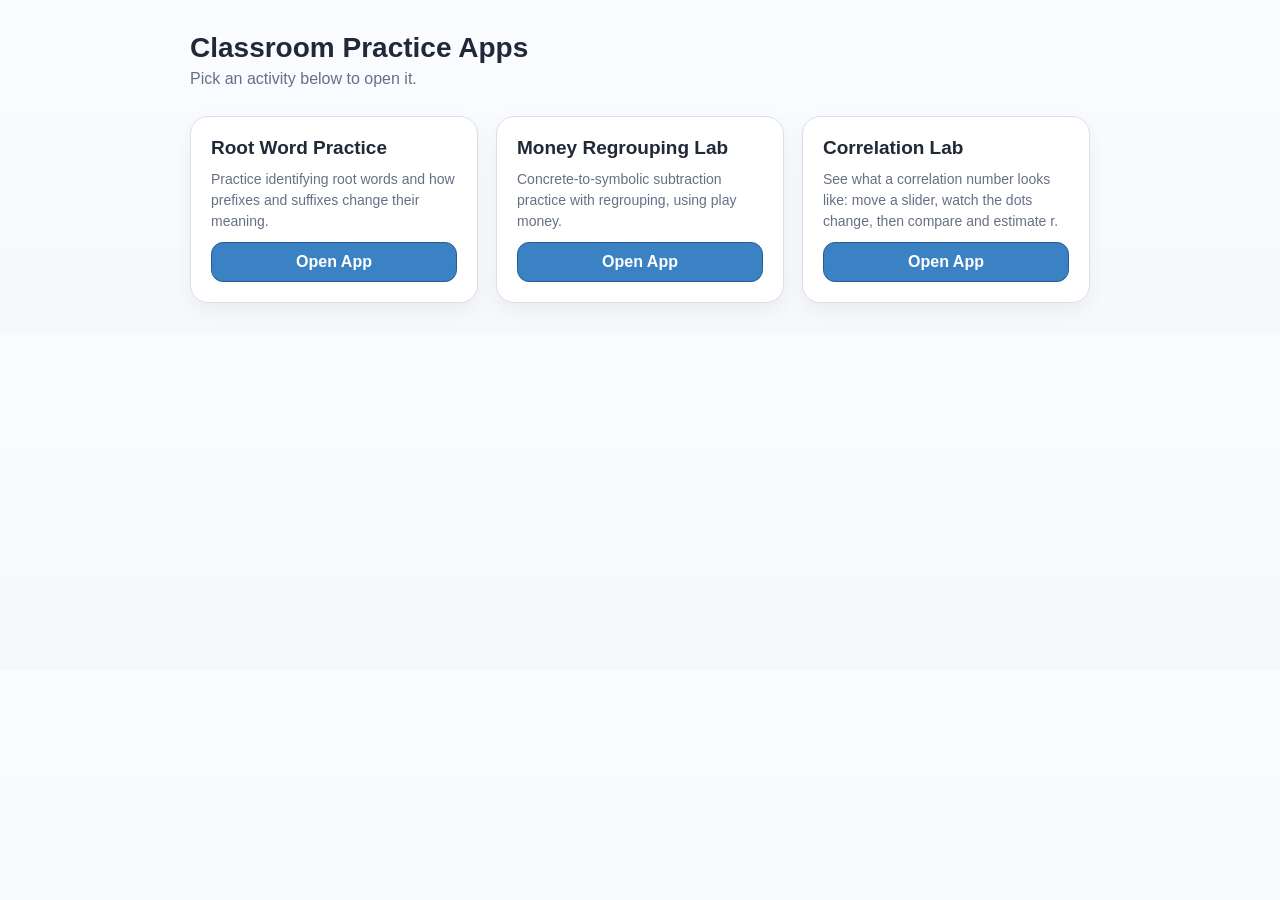
<file: index.html>
<!DOCTYPE html>
<html lang="en">
<head>
<meta charset="UTF-8" />
<meta name="viewport" content="width=device-width, initial-scale=1.0" />
<title>Classroom Practice Apps</title>
<style>
  :root{
    --bg:#f6f8fc; --card:#fff; --border:#d7e1ec; --text:#1f2937;
    --muted:#667085; --blue:#3b82c4; --blue-dark:#245f94;
  }
  *{box-sizing:border-box}
  body{margin:0;font-family:Arial,Helvetica,sans-serif;background:linear-gradient(180deg,#fbfcff,var(--bg));padding:32px 20px;color:var(--text)}
  .wrap{max-width:900px;margin:auto}
  h1{font-size:28px;margin:0 0 6px}
  p.sub{color:var(--muted);margin:0 0 28px;font-size:16px}
  .grid{display:grid;grid-template-columns:repeat(auto-fit,minmax(260px,1fr));gap:18px}
  .card{background:var(--card);border:1px solid var(--border);border-radius:18px;padding:20px;box-shadow:0 8px 20px rgba(0,0,0,.05);display:flex;flex-direction:column;gap:10px}
  .card h2{margin:0;font-size:19px}
  .card p{margin:0;color:var(--muted);font-size:14px;line-height:1.5;flex-grow:1}
  .card a{display:inline-block;text-align:center;padding:10px 16px;border-radius:12px;background:var(--blue);color:white;text-decoration:none;font-weight:700;border:1px solid var(--blue-dark)}
  .card a:hover{background:var(--blue-dark)}
</style>
</head>
<body>
<div class="wrap">
  <h1>Classroom Practice Apps</h1>
  <p class="sub">Pick an activity below to open it.</p>
  <div class="grid">
    <div class="card">
      <h2>Root Word Practice</h2>
      <p>Practice identifying root words and how prefixes and suffixes change their meaning.</p>
      <a href="root_practice_app.html">Open App</a>
    </div>
    <div class="card">
      <h2>Money Regrouping Lab</h2>
      <p>Concrete-to-symbolic subtraction practice with regrouping, using play money.</p>
      <a href="money_regrouping.html">Open App</a>
    </div>
    <div class="card">
      <h2>Correlation Lab</h2>
      <p>See what a correlation number looks like: move a slider, watch the dots change, then compare and estimate r.</p>
      <a href="correlation_lab.html">Open App</a>
    </div>
  </div>
</div>
</body>
</html>
</file>
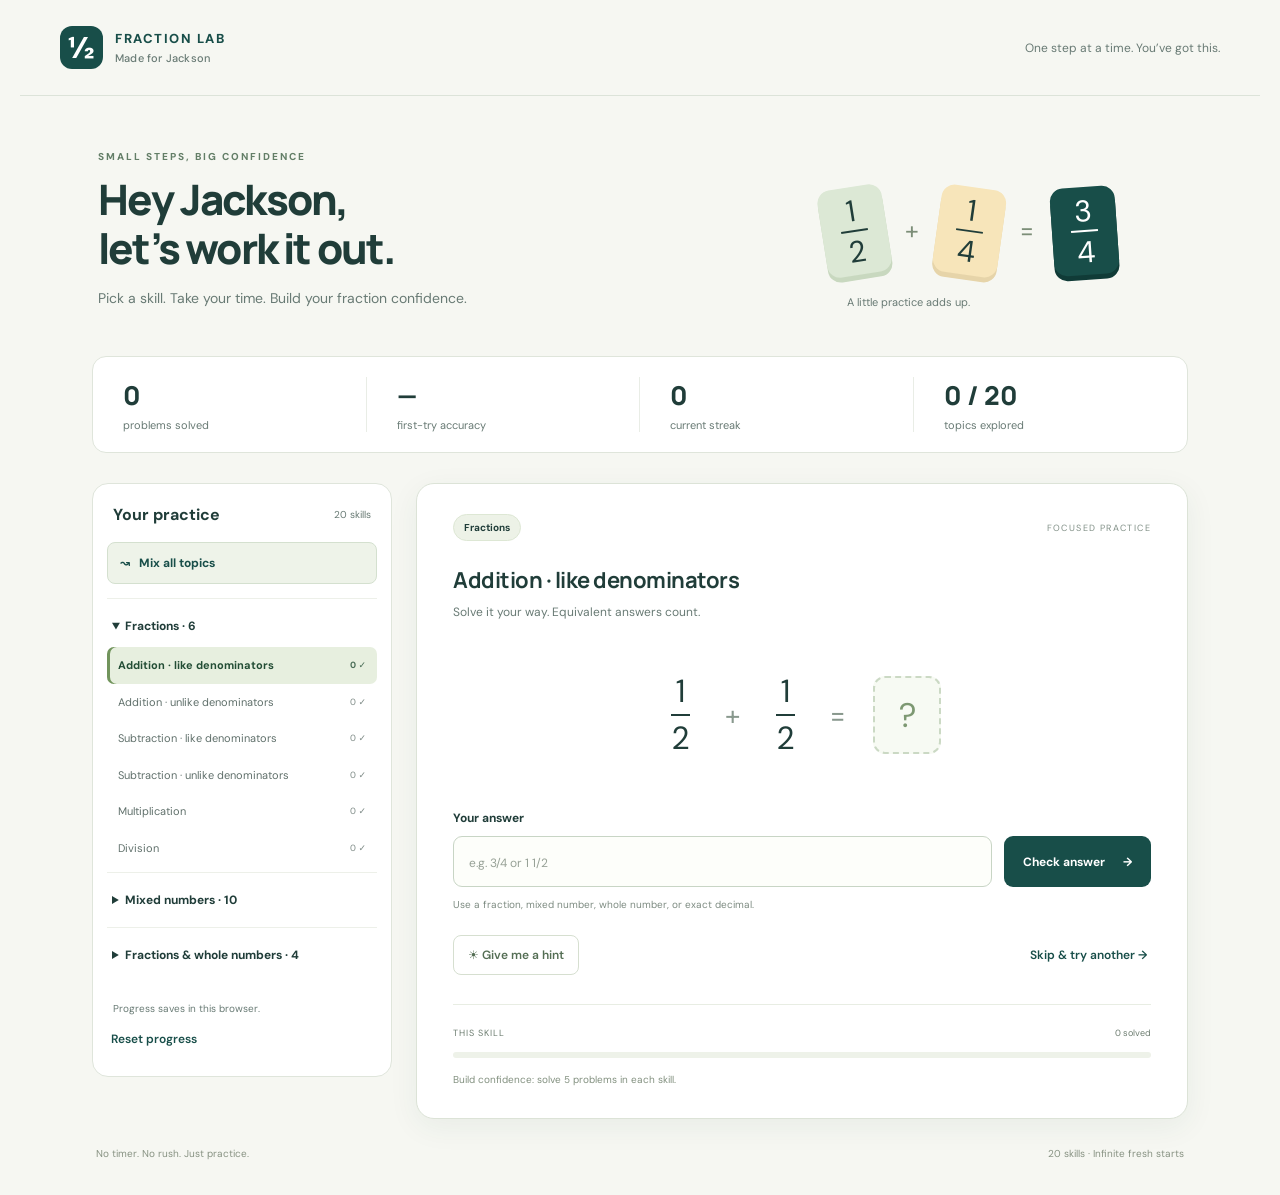
<file: fraction-lab/index.html>
<!doctype html>
<html lang="en"><head><meta charset="utf-8"><meta name="viewport" content="width=device-width,initial-scale=1"><meta name="theme-color" content="#184e49"><title>Jackson’s Fraction Lab</title><meta name="description" content="A little practice. A lot of fraction confidence. Twenty topics with numerical answers and worked hints."><link rel="stylesheet" href="style.css"><script defer src="math.js"></script><script defer src="app.js"></script></head>
<body><header><a class="brand" href="./"><span class="logo">½</span><span>FRACTION LAB<small>Made for Jackson</small></span></a><span class="header-note">One step at a time. You’ve got this.</span></header>
<main><section class="intro"><div><p class="eyebrow">SMALL STEPS, BIG CONFIDENCE</p><h1>Hey Jackson,<br>let’s work it out.</h1><p>Pick a skill. Take your time. Build your fraction confidence.</p></div><div class="intro-art" aria-hidden="true"><div class="tile t1">1<span>2</span></div><b>+</b><div class="tile t2">1<span>4</span></div><b>=</b><div class="tile t3">3<span>4</span></div><small>A little practice adds up.</small></div></section>
<section class="stats" aria-label="Your progress"><div><span id="completed">0</span><small>problems solved</small></div><div><span id="accuracy">—</span><small>first-try accuracy</small></div><div><span id="streak">0</span><small>current streak</small></div><div><span id="practiced">0 / 20</span><small>topics explored</small></div></section>
<div class="workspace"><aside><div class="aside-title"><h2>Your practice</h2><span>20 skills</span></div><button id="shuffle" class="shuffle">↝ &nbsp; Mix all topics</button><div id="topics"></div><p class="save-note" id="save-note">Progress saves in this browser.</p><button class="text-button" id="reset">Reset progress</button></aside>
<section class="practice" aria-label="Practice problem"><div class="card-top"><span id="group" class="pill"></span><span id="mode">FOCUSED PRACTICE</span></div><h2 id="topic-title"></h2><p class="subtle" id="instruction">Solve it your way. Equivalent answers count.</p><div class="equation" id="equation" aria-label="Problem"></div>
<form id="answer-form" novalidate><label for="answer">Your answer</label><div class="answer-row"><input id="answer" type="text" autocomplete="off" spellcheck="false" placeholder="e.g. 3/4 or 1 1/2" aria-describedby="answer-help feedback"><button class="primary" id="check">Check answer <span>→</span></button></div><p id="answer-help" class="help">Use a fraction, mixed number, whole number, or exact decimal.</p></form>
<div id="feedback" role="status" aria-live="polite"></div><div class="actions"><button id="hint" class="secondary">☀ &nbsp; Give me a hint</button><button id="next" class="text-button">Skip & try another →</button></div><section id="hints" class="hints" hidden aria-label="Worked hints"><h3>Let’s break it down</h3><ol id="steps"></ol></section><div class="topic-progress"><div><span>THIS SKILL</span><span id="skill-count"></span></div><progress id="skill-progress" max="5" value="0"></progress><small>Build confidence: solve 5 problems in each skill.</small></div></section></div>
<footer>No timer. No rush. Just practice.<span>20 skills · Infinite fresh starts</span></footer></main>
<dialog id="reset-dialog"><h2>A fresh start?</h2><p>This clears the practice progress saved in this browser.</p><div class="actions"><button id="cancel-reset" class="secondary">Keep my progress</button><button id="confirm-reset" class="primary">Reset progress</button></div></dialog></body></html>
</file>
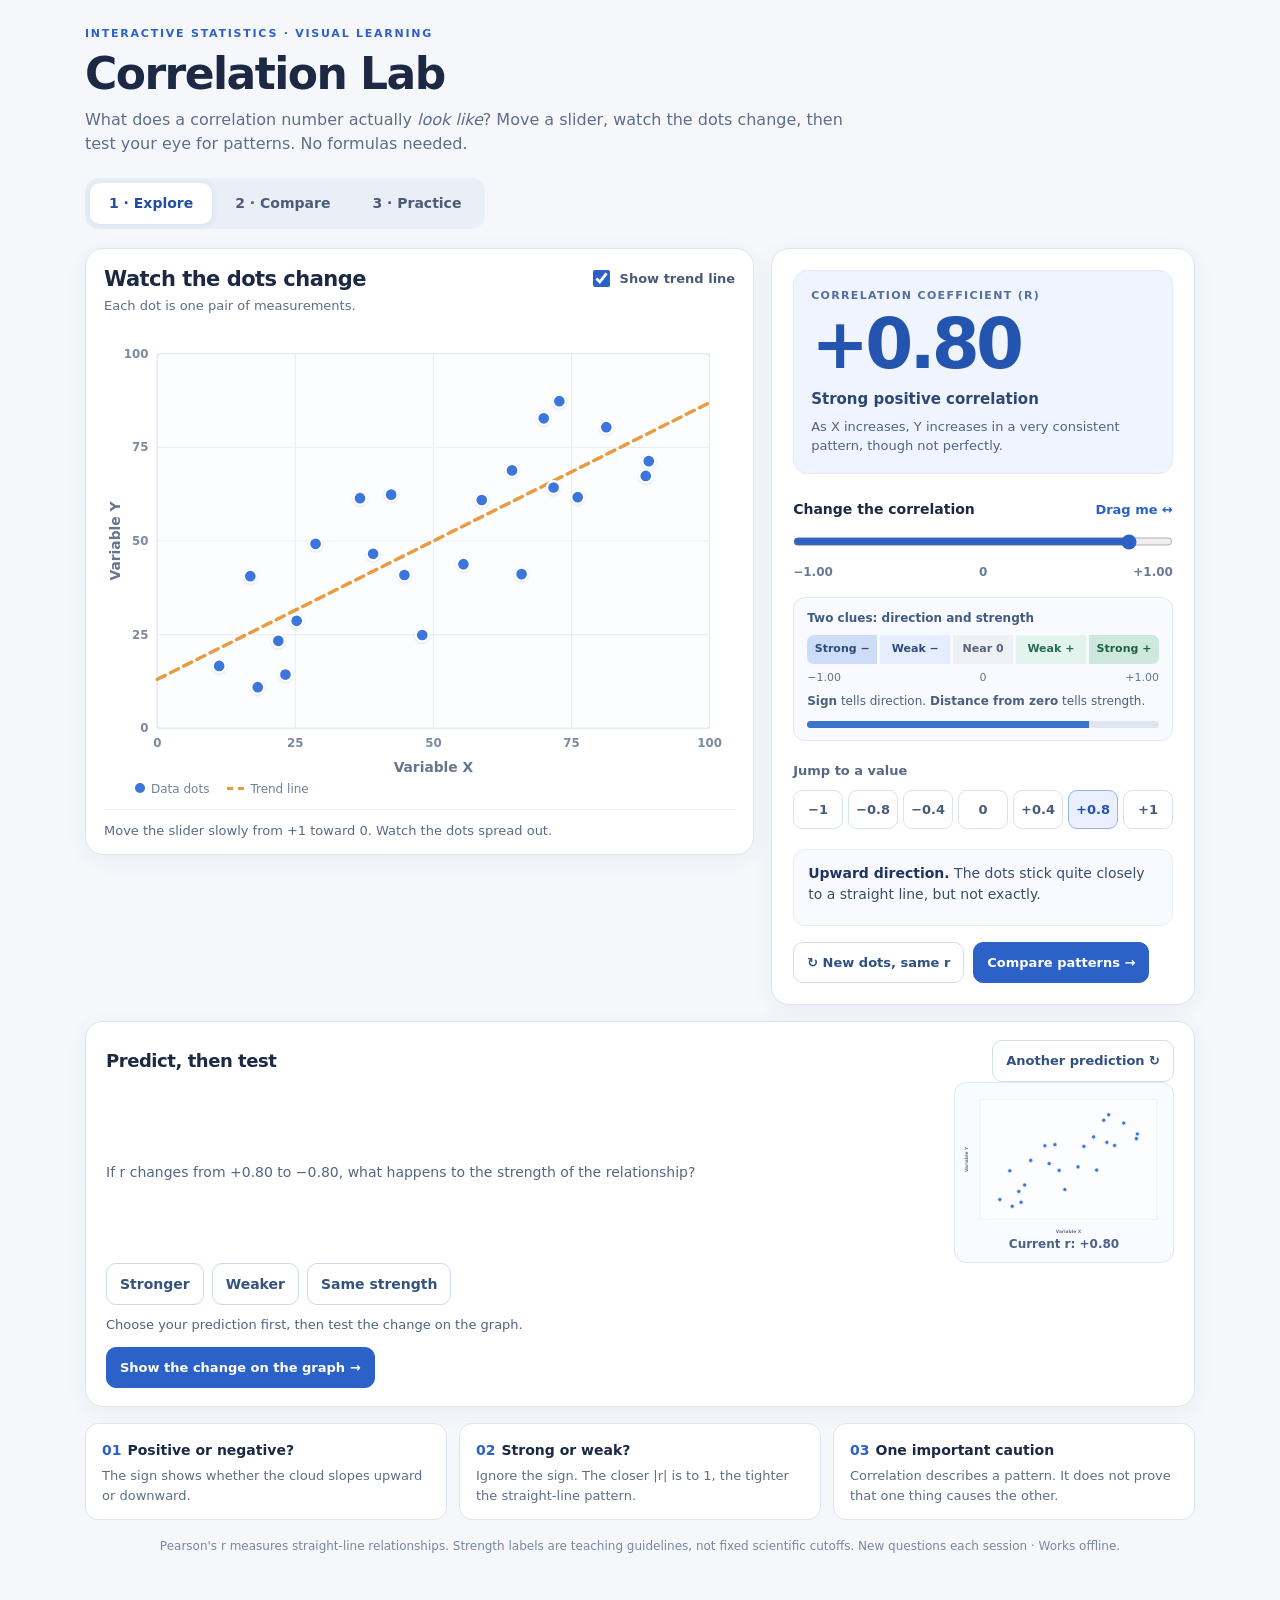
<file: correlation_lab.html>
<!doctype html>
<html lang="en">
<head>
<meta charset="utf-8">
<meta name="viewport" content="width=device-width, initial-scale=1">
<meta name="theme-color" content="#f5f7fb">
<title>Correlation Lab v2.3 — See what r means</title>
<style>
:root{--ink:#1b2944;--muted:#5e6e88;--blue:#2c61c8;--blue-soft:#eaf0ff;--teal:#11745c;--red:#aa4b5c;--orange:#ea9a41;--bg:#f5f7fb;--line:#dee5f0;--shadow:0 5px 22px rgba(27,46,85,.055)}
*{box-sizing:border-box}
body{margin:0;background:var(--bg);color:var(--ink);font:16px/1.48 system-ui,-apple-system,"Segoe UI",sans-serif}
button,input{font:inherit}button{cursor:pointer}
button:focus-visible,input:focus-visible{outline:3px solid #93b9ff;outline-offset:3px}
main{width:min(1150px,100%);padding:26px 20px 44px;margin:auto}
.eyebrow{color:var(--blue);font-size:11px;letter-spacing:.16em;text-transform:uppercase;font-weight:850}
h1{font-size:clamp(30px,4vw,44px);line-height:1.15;letter-spacing:-.035em;margin:7px 0 8px}
.sub{color:var(--muted);font-size:16px;max-width:780px;margin:0}
.tabs{display:flex;gap:4px;background:#e9eef7;padding:5px;border-radius:14px;width:max-content;max-width:100%;margin:23px 0 19px}
.tab{border:0;border-radius:10px;color:#4a5c78;background:transparent;padding:10px 19px;font-weight:750;font-size:14px;white-space:nowrap}
.tab.active{color:#204da5;background:#fff;box-shadow:0 1px 8px #26385d15}
.layout{display:grid;grid-template-columns:minmax(0,1.5fr) minmax(310px,.95fr);gap:17px;align-items:start}
.panel{background:#fff;border:1px solid var(--line);border-radius:18px;box-shadow:var(--shadow)}
.chart-card{padding:18px 18px 14px}.control-card,.quiz-card{padding:21px}
h2{margin:0;font-size:21px;line-height:1.2;letter-spacing:-.025em}
.muted{color:var(--muted)}.small{font-size:13px}
.chart-header{display:flex;justify-content:space-between;gap:12px;align-items:start;flex-wrap:wrap}
.chart-header p{font-size:13px;color:var(--muted);margin:4px 0 0}
.svg-wrap{margin-top:12px}
svg{width:100%;height:auto;display:block;user-select:none}
.grid-line{stroke:#e7edf6;stroke-width:1}.axis-label{fill:#7c89a0;font-size:12px;font-weight:550}.axis-title{fill:#65758e;font-size:14px;font-weight:750}
.point{fill:#3b76dc;stroke:white;stroke-width:2.2;filter:drop-shadow(0 1px 1px #18458122)}
.trend-line{stroke:var(--orange);stroke-width:3.5;stroke-dasharray:9 6;stroke-linecap:round}
.legend{display:flex;align-items:center;gap:18px;margin:0 0 0 31px;color:#71809a;font-size:12px}
.dot-icon{display:inline-block;width:10px;height:10px;border-radius:50%;background:#3b76dc;margin-right:6px}
.line-icon{display:inline-block;width:17px;border-top:3px dashed var(--orange);margin-right:6px;vertical-align:3px}
.chart-footer{border-top:1px solid #edf0f5;margin-top:10px;padding-top:11px;color:#5a6b86;font-size:13px}
.toggle{font-size:13px;font-weight:650;white-space:nowrap;display:flex;align-items:center;gap:7px;color:#485b78;cursor:pointer}
.toggle input{width:17px;height:17px;accent-color:var(--blue)}
.big-readout{padding:17px;background:#eff4ff;border-radius:14px;border:1px solid #e0e9ff}
.readout-head{font-size:11px;font-weight:800;letter-spacing:.12em;color:#526f9e;text-transform:uppercase}
.r-value{font-size:clamp(52px,7vw,69px);font-variant-numeric:tabular-nums;line-height:1.1;letter-spacing:-.055em;font-weight:820;color:#2354af;margin-top:3px}
.r-value.negative{color:#a34557}
.r-label{color:#2d4874;font-weight:770;font-size:15px;margin-top:5px;min-height:23px}
.readout-message{font-size:13px;color:#4e6588;margin:6px 0 0}
.slider-title{display:flex;justify-content:space-between;align-items:baseline;gap:12px;font-weight:770;margin:25px 0 11px}
.slider-title span{font-size:14px}.slider-title strong{font-size:13px;color:var(--blue)}
input[type=range]{width:100%;margin:0;height:23px;cursor:pointer;accent-color:var(--blue)}
.range-labels{display:flex;justify-content:space-between;gap:5px;margin-top:4px;font-size:12px;color:#6b7b95;font-variant-numeric:tabular-nums;font-weight:750}
.quick-title{color:#586986;font-size:13px;font-weight:800;margin:20px 0 10px}
.quick-choices{display:grid;grid-template-columns:repeat(7,minmax(0,1fr));gap:5px}
.quick{border:1px solid #dae3f1;background:#fff;color:#475b7b;padding:9px 2px;border-radius:9px;font-size:13px;font-weight:750;font-variant-numeric:tabular-nums}
.quick.active{color:#2354af;border-color:#97b3e7;background:var(--blue-soft)}
.interpret{padding:13px 14px;background:#f8faff;border:1px solid #e8eef8;border-radius:12px;font-size:14px;margin:20px 0 0;color:#394d6c;min-height:77px}
.interpret strong{color:#1e355e}
.actions{display:flex;align-items:center;gap:9px;flex-wrap:wrap;margin-top:16px}
.action{border:1px solid #d2ddec;background:white;color:#2f5183;border-radius:10px;padding:10px 13px;font-size:13px;font-weight:750}
.action.primary{background:var(--blue);border-color:var(--blue);color:white}.action:hover,.quick:hover,.choice:hover{filter:brightness(.97)}
.key-ideas{display:grid;grid-template-columns:repeat(3,1fr);gap:12px;margin-top:16px}
.idea{background:white;border:1px solid var(--line);border-radius:13px;padding:14px 16px}
.idea strong{font-size:14px}.idea p{font-size:13px;color:var(--muted);margin:5px 0 0}.idea .n{color:var(--blue);margin-right:6px}
footer{text-align:center;color:#7887a0;font-size:12px;margin-top:18px}
.mode-intro{margin-bottom:17px;color:var(--muted);font-size:14px}
.compare-top{display:flex;justify-content:space-between;gap:16px;align-items:start;margin-bottom:16px}
.progress{font-size:12px;color:#71819d;font-weight:800;letter-spacing:.03em;margin-bottom:7px}
.compare-grid{display:grid;grid-template-columns:repeat(3,minmax(0,1fr));gap:14px}
.compare-choice{display:block;text-align:left;border:2px solid #e0e7f2;border-radius:15px;background:white;padding:10px 10px 14px;min-width:0;color:var(--ink);transition:border-color .15s,background .15s}
.compare-choice:hover:not(:disabled){border-color:#a3bce9;background:#f9fbff}
.compare-choice.correct{border-color:#31a475;background:#effaf4}.compare-choice.incorrect{border-color:#cf7f81;background:#fff5f3}
.compare-choice:disabled{cursor:default}
.compare-choice svg{pointer-events:none}
.graph-label{font-size:15px;font-weight:800;display:flex;justify-content:space-between;align-items:center;margin:2px 6px 4px}
.graph-value{color:#345fa9;font-size:13px;font-weight:780}
.comparison-panel{padding:18px}.feedback{padding:13px 15px;border-radius:12px;margin-top:16px;font-size:14px;line-height:1.55}
.feedback.good{background:#e7f8ee;color:#135a41}.feedback.try{background:#fff3e7;color:#7a4924}
.feedback strong{font-weight:800}.answers{display:grid;grid-template-columns:repeat(2,minmax(0,1fr));gap:9px;margin-top:17px}
.choice{border:1px solid #d8e2f0;border-radius:11px;padding:13px 12px;background:white;color:#345175;font-size:17px;font-weight:750;font-variant-numeric:tabular-nums}
.choice.correct{border-color:#35a77b;background:#eaf9f0;color:#12613f}.choice.incorrect{border-color:#d88689;background:#fff1ef;color:#9a3545}
.choice:disabled{cursor:default}.result{padding:35px 20px;text-align:center}.result-score{font-size:62px;font-weight:850;color:var(--blue);letter-spacing:-.045em;line-height:1.1;margin:9px 0}.result p{color:var(--muted)}
[hidden]{display:none!important}
@media(max-width:790px){.layout{grid-template-columns:1fr}.chart-card{padding:15px 12px 13px}.control-card,.quiz-card{padding:18px}.chart-header{padding:0 4px}.legend{margin-left:18px}}
@media(max-width:600px){main{padding:19px 12px 28px}.tabs{width:100%}.tab{flex:1;padding:9px 5px}.compare-grid{grid-template-columns:1fr;gap:11px}.compare-choice{padding:10px;border-radius:12px}.compare-choice svg{max-height:230px}.graph-label{font-size:14px;margin:2px 6px 3px}.graph-value{font-size:13px}.comparison-panel{padding:12px}.key-ideas{grid-template-columns:1fr}.idea{padding:11px 14px}.quick{font-size:12px;padding:9px 0}.chart-header h2{font-size:19px}}
@media(prefers-reduced-motion:reduce){.compare-choice{transition:none}}

/* Practice: work out the answer by building a matching scatterplot. */
.practice-heading{margin-bottom:14px}
.practice-heading h2{margin:0 0 6px}
.practice-grid{display:grid;grid-template-columns:repeat(2,minmax(0,1fr));gap:16px;align-items:start}
.practice-chart{padding:17px 17px 15px;min-width:0}
.practice-chart h3{font-size:17px;line-height:1.3;margin:0;font-weight:800}
.practice-chart .small{margin:5px 0 0;min-height:38px}
.practice-chart .svg-wrap{margin-top:8px}
.practice-helper{border-top:1px solid #e8eef8;padding-top:14px}
.practice-control-head{display:flex;align-items:center;justify-content:space-between;gap:12px;margin-bottom:11px}
.practice-control-head label{font-size:14px;font-weight:800}
.practice-r{font-size:29px;color:#2354af;font-weight:850;letter-spacing:-.03em;line-height:1;font-variant-numeric:tabular-nums;white-space:nowrap}
.practice-r.negative{color:#a34557}
.practice-description{font-size:13px;color:#4b6184;min-height:18px;margin:7px 0 0}
.practice-answer-box{padding:17px 21px 20px;margin-top:16px}
.practice-answer-box h3{font-size:17px;margin:0}
.practice-answer-box .answers{grid-template-columns:repeat(4,minmax(0,1fr));margin-top:12px}
.practice-note{color:var(--muted);font-size:13px;margin:5px 0 0}
@media(max-width:790px){.practice-chart{padding:13px 12px}.practice-chart .small{min-height:0}}
@media(max-width:630px){.practice-grid{grid-template-columns:1fr;gap:12px}.practice-chart{padding:13px 12px}.practice-chart .svg-wrap{max-width:480px;margin:8px auto}.practice-answer-box{padding:16px}.practice-answer-box .answers{grid-template-columns:repeat(2,minmax(0,1fr))}.practice-chart .small{min-height:0}}

/* v2.3: visual guide, prediction prompts, paired comparisons, scaffolding, mobile support */
.concept-guide{background:#f8faff;border:1px solid #e0e8f7;border-radius:12px;margin:15px 0 0;padding:12px 13px}
.concept-heading{font-size:12px;font-weight:800;color:#415b81;margin-bottom:8px}
.concept-track{display:grid;grid-template-columns:1fr 1fr .85fr 1fr 1fr;gap:3px;overflow:hidden;border-radius:7px}
.concept-track span{font-size:11px;line-height:1.3;text-align:center;padding:7px 2px;font-weight:700;color:#294c7c;background:#e5eeff}
.concept-track span:nth-child(1){background:#cddcf7}.concept-track span:nth-child(3){background:#edf0f5;color:#566279}.concept-track span:nth-child(4){background:#e3f3ed;color:#246b54}.concept-track span:nth-child(5){background:#cde9dd;color:#205f49}
.concept-ends{display:flex;justify-content:space-between;color:#61728d;font-size:11px;margin-top:6px}
.concept-guide p{font-size:12px;color:#49617f;margin:7px 0 0}
.strength-meter{height:7px;background:#e0e6ef;border-radius:20px;overflow:hidden;margin-top:10px}.strength-fill{height:100%;width:80%;background:#3c74cc;transition:width .12s}
.prediction-panel{margin-top:16px;padding:18px 20px}.prediction-top{display:flex;align-items:center;justify-content:space-between;gap:9px;flex-wrap:wrap}
.prediction-panel h2{font-size:18px}.prediction-panel p{margin:10px 0;color:#536683;font-size:14px}
.prediction-choices{display:flex;gap:8px;flex-wrap:wrap}.prediction-choice{border:1px solid #cbd9ef;border-radius:10px;background:white;color:#34537f;font-size:14px;font-weight:750;padding:10px 13px}
.prediction-choice.picked{background:#e7efff;border-color:#6795e2;color:#1f4fa5}.prediction-choice:disabled{opacity:.85;cursor:default}
.prediction-instruction{font-size:13px;color:#4e6382;margin-top:10px}.prediction-panel .actions{margin-top:12px}
.compare-grid.pair{grid-template-columns:repeat(2,minmax(0,1fr));max-width:850px;margin:auto}.compare-grid.pair .compare-choice{cursor:default}
.compare-pair-answers{display:flex;justify-content:center;flex-wrap:wrap;gap:10px;margin-top:14px}.compare-pair-answers button{font-weight:750;border:1px solid #d8e2f0;border-radius:10px;background:white;color:#345175;padding:10px 18px}
.compare-pair-answers button.correct{border-color:#32a376;background:#eaf9f0;color:#12613f}.compare-pair-answers button.incorrect{border-color:#d88689;background:#fff1ef;color:#943743}
.practice-step-hint{display:inline-flex;align-items:center;gap:5px;border-radius:20px;background:#eaf0ff;color:#2458b0;font-size:11px;font-weight:800;padding:4px 9px;margin-top:6px}
.match-status{margin-top:10px;padding:10px 12px;border-radius:10px;background:#eef5ff;font-size:13px;color:#365b8b;line-height:1.45}
.practice-grid.solo{grid-template-columns:minmax(0,720px);justify-content:center}
.practice-grid.solo .practice-target{width:100%}
.practice-grid.solo .practice-target svg{max-height:370px}
.practice-grid.solo .practice-target .small{min-height:0}
.practice-section-divider{border-top:1px solid #e4ebf6;margin:17px 0 0;padding-top:11px;font-size:12px;font-weight:800;color:#607899}
.practice-mini-help{font-size:12px;color:#667b98;margin-top:7px}
.result-breakdown{display:flex;justify-content:center;flex-wrap:wrap;gap:10px;margin:14px auto 9px}
.result-breakdown span{background:#f2f6fc;color:#33537e;padding:10px 13px;border-radius:10px;font-size:14px;font-weight:700}
@media(max-width:630px){
 .practice-grid:not(.solo) .practice-target{position:sticky;top:4px;z-index:5;box-shadow:0 9px 27px rgba(27,46,85,.15);padding:9px 12px}
 .practice-grid:not(.solo) .practice-target h3{font-size:14px}
 .practice-grid:not(.solo) .practice-target .small{display:none}
 .practice-grid:not(.solo) .practice-target .svg-wrap{margin:3px auto 0;display:flex;justify-content:center}
 .practice-grid:not(.solo) .practice-target svg{width:min(260px,100%);max-height:190px}
 .practice-grid.solo .practice-target{position:static}
 .practice-grid.solo .practice-target svg{width:100%;max-height:none}
 .concept-track span{font-size:10px;padding:7px 1px}
 .prediction-panel{padding:15px}
 .compare-grid.pair{grid-template-columns:repeat(2,minmax(0,1fr));gap:7px}
 .compare-grid.pair .compare-choice{padding:6px}
 .compare-grid.pair .graph-label{font-size:12px}
 .compare-grid.pair svg{max-height:180px}
 .compare-pair-answers button{font-size:13px;padding:9px}
}

/* Keep both scatterplots simultaneously in view while using the slider on a phone. */
.practice-workspace{display:flex;flex-direction:column;gap:12px}
.practice-controls-card{padding:17px 21px}
.practice-controls-card .practice-helper{border:0;padding:0}
.prediction-preview{width:220px;flex:none;background:#f8fbff;border:1px solid #e1e9f5;border-radius:12px;padding:8px}
.prediction-preview .mini-readout{font-size:12px;color:#4a6285;text-align:center;font-weight:750}
.prediction-content{display:flex;align-items:center;gap:15px;justify-content:space-between}
.prediction-content p{flex:1}
@media(max-width:630px){
 .practice-workspace .practice-grid:not(.solo){display:grid;grid-template-columns:repeat(2,minmax(0,1fr));gap:7px;position:sticky;top:3px;z-index:5;padding:3px 0;background:var(--bg)}
 .practice-workspace .practice-grid:not(.solo) .practice-target{position:static;box-shadow:var(--shadow);padding:8px 6px}
 .practice-workspace .practice-grid:not(.solo) .practice-chart{padding:8px 6px}
 .practice-workspace .practice-grid:not(.solo) .practice-chart h3{font-size:12px;min-height:30px;line-height:1.25}
 .practice-workspace .practice-grid:not(.solo) .practice-chart .small{display:none}
 .practice-workspace .practice-grid:not(.solo) .practice-chart .svg-wrap{display:block;margin:2px 0 0}
 .practice-workspace .practice-grid:not(.solo) .practice-chart svg{width:100%;max-height:none}
 .practice-workspace .practice-grid:not(.solo) .axis-label,.practice-workspace .practice-grid:not(.solo) .axis-title{display:none}
 .practice-workspace .practice-grid:not(.solo) .point{r:10px;stroke-width:1.8}
 .practice-controls-card{padding:13px 15px}
 .prediction-content{gap:9px}
 .prediction-preview{width:132px;padding:3px}
 .prediction-preview .mini-readout{font-size:10px}
 .prediction-content p{font-size:13px;line-height:1.45}
}
</style>
</head>
<body>
<main>
<header>
  <div class="eyebrow">Interactive statistics · Visual learning</div>
  <h1>Correlation Lab</h1>
  <p class="sub">What does a correlation number actually <em>look like</em>? Move a slider, watch the dots change, then test your eye for patterns. No formulas needed.</p>
</header>
<nav class="tabs" aria-label="Activities">
  <button class="tab active" id="exploreTab" type="button" aria-current="page">1 · Explore</button>
  <button class="tab" id="compareTab" type="button">2 · Compare</button>
  <button class="tab" id="practiceTab" type="button">3 · Practice</button>
</nav>
<section id="exploreView" aria-label="Explore correlation">
  <div class="layout">
    <div class="panel chart-card">
      <div class="chart-header">
        <div><h2>Watch the dots change</h2><p>Each dot is one pair of measurements.</p></div>
        <label class="toggle"><input id="showLine" type="checkbox" checked> Show trend line</label>
      </div>
      <div class="svg-wrap"><svg id="explorePlot" viewBox="0 0 640 460" role="img" aria-label="A scatterplot showing the correlation selected with the slider"></svg></div>
      <div class="legend"><span><i class="dot-icon"></i>Data dots</span><span><i class="line-icon"></i>Trend line</span></div>
      <div class="chart-footer" id="exploreHint">Move the slider slowly from +1 toward 0. Watch the dots spread out.</div>
    </div>
    <div class="panel control-card">
      <div class="big-readout" aria-live="polite" aria-atomic="true">
        <div class="readout-head">Correlation coefficient (r)</div>
        <div class="r-value" id="rValue">+0.80</div>
        <div class="r-label" id="rLabel">Strong positive correlation</div>
        <p class="readout-message" id="plainMeaning">As X increases, Y rises in a very consistent pattern, though not perfectly.</p>
      </div>
      <div class="slider-title"><span><label for="rSlider">Change the correlation</label></span><strong>Drag me ↔</strong></div>
      <input type="range" id="rSlider" min="-100" max="100" step="1" value="80" aria-label="Correlation, from negative one to positive one">
      <div class="range-labels"><span>−1.00</span><span>0</span><span>+1.00</span></div>
      <div class="concept-guide" aria-label="Correlation number guide">
        <div class="concept-heading">Two clues: direction and strength</div>
        <div class="concept-track" aria-hidden="true"><span>Strong −</span><span>Weak −</span><span>Near 0</span><span>Weak +</span><span>Strong +</span></div>
        <div class="concept-ends"><span>−1.00</span><span>0</span><span>+1.00</span></div>
        <p><strong>Sign</strong> tells direction. <strong>Distance from zero</strong> tells strength.</p>
        <div class="strength-meter" aria-label="Linear relationship strength"><div class="strength-fill" id="strengthFill"></div></div>
      </div>
      <div class="quick-title">Jump to a value</div>
      <div class="quick-choices" role="group" aria-label="Correlation examples">
        <button class="quick" type="button" data-r="-100">−1</button>
        <button class="quick" type="button" data-r="-80">−0.8</button>
        <button class="quick" type="button" data-r="-40">−0.4</button>
        <button class="quick" type="button" data-r="0">0</button>
        <button class="quick" type="button" data-r="40">+0.4</button>
        <button class="quick" type="button" data-r="80">+0.8</button>
        <button class="quick" type="button" data-r="100">+1</button>
      </div>
      <div id="interpret" class="interpret" aria-live="polite"></div>
      <div class="actions">
        <button id="newDots" class="action" type="button">↻ New dots, same r</button>
        <button id="goCompare" class="action primary" type="button">Compare patterns →</button>
      </div>
    </div>
  </div>
  <div class="panel prediction-panel" id="predictionPanel">
    <div class="prediction-top"><h2>Predict, then test</h2><button id="newPrediction" type="button" class="action">Another prediction ↻</button></div>
    <div class="prediction-content">
      <p id="predictionQuestion">If r changes from +0.80 to −0.80, what happens to its strength?</p>
      <div class="prediction-preview" aria-label="Live preview of the current correlation pattern">
        <svg id="predictionPlot" viewBox="0 0 640 460" role="img" aria-label="Small scatterplot showing the current correlation"></svg>
        <div class="mini-readout" id="predictionValue">Current r: +0.80</div>
      </div>
    </div>
    <div id="predictionChoices" class="prediction-choices" role="group" aria-label="Predict the change in strength">
      <button class="prediction-choice" type="button" data-predict="stronger">Stronger</button>
      <button class="prediction-choice" type="button" data-predict="weaker">Weaker</button>
      <button class="prediction-choice" type="button" data-predict="same">Same strength</button>
    </div>
    <div id="predictionInstruction" class="prediction-instruction">Choose your prediction first.</div>
    <div class="actions"><button id="testPrediction" class="action primary" type="button" disabled>Show the change on the graph →</button></div>
    <div id="predictionFeedback" class="feedback" role="status" hidden></div>
  </div>
</section>
<section id="compareView" aria-label="Compare scatterplots" hidden>
  <div class="panel comparison-panel" id="comparisonActivity">
    <div class="compare-top">
      <div><div class="progress" id="compareProgress">Comparison 1 of 5</div><h2 id="compareQuestion">Which graph has the strongest correlation?</h2></div>
      <button id="restartCompare" class="action" type="button">Start over</button>
    </div>
    <p class="mode-intro">Look at the direction of the dots <em>and</em> how tightly they follow a line. The sign tells direction; strength depends on distance from zero.</p>
    <div class="compare-grid" id="compareGrid" role="group" aria-label="Scatterplots to compare"></div>
    <div class="compare-pair-answers" id="comparePairAnswers" role="group" aria-label="Which graph is stronger?" hidden></div>
    <div id="compareFeedback" class="feedback" role="status" hidden></div>
    <div class="actions"><button id="nextCompare" type="button" class="action primary" hidden>Next comparison →</button></div>
  </div>
  <div id="compareEnd" class="panel result" hidden>
    <div class="eyebrow">Compare complete</div><div class="result-score" id="compareScore">0 / 5</div>
    <h2>You can compare patterns!</h2><p>Remember: −0.9 and +0.9 are equally strong. The sign shows direction, not strength.</p>
    <div class="actions" style="justify-content:center"><button class="action" id="againCompare">Try comparisons again</button><button class="action primary" id="goPractice">Practice with numbers →</button></div>
  </div>
</section>
<section id="practiceView" aria-label="Practice correlation" hidden>
  <div id="practiceActivity">
    <div class="practice-heading">
      <div class="progress" id="practiceProgress">Guided question 1 of 6</div>
      <h2 id="practiceHeading">Which value of r fits best?</h2>
      <p class="mode-intro" id="practiceIntro" style="margin:6px 0 0">Use the slider to build a matching graph if you are unsure. Then choose the closest number.</p>
    </div>
    <div class="practice-grid" id="practiceGrid">
      <div class="panel practice-chart practice-target" id="practiceTarget">
        <h3 id="practiceTargetHeading">1 · Graph to match</h3>
        <p class="muted small">What correlation might these dots have?</p>
        <div class="svg-wrap"><svg id="practicePlot" viewBox="0 0 640 460" role="img" aria-label="Question scatterplot with an unknown correlation"></svg></div>
      </div>
      <div class="panel practice-chart" id="practiceModelCard">
        <h3>2 · Make your own match</h3>
        <p class="muted small">Drag the slider until your dots line up with the question graph.</p>
        <div class="svg-wrap"><svg id="modelPlot" viewBox="0 0 640 460" role="img" aria-label="Adjustable scatterplot made using the slider"></svg></div>
        <div class="practice-helper">
          <div class="practice-control-head">
            <label for="modelSlider">Change your correlation</label>
            <output id="modelR" class="practice-r" for="modelSlider" aria-live="polite">0.00</output>
          </div>
          <input type="range" id="modelSlider" min="-100" max="100" step="1" value="0" aria-label="Your correlation, from negative one to positive one">
          <div class="range-labels"><span>−1.00</span><span>0</span><span>+1.00</span></div>
          <p class="practice-description" id="modelMeaning">Little or no linear correlation</p>
          <div class="actions" style="margin-top:10px"><button id="checkMatch" class="action" type="button">Check my match</button></div>
          <div id="matchStatus" class="match-status" role="status" hidden></div>
        </div>
      </div>
    </div>
    <div class="panel practice-answer-box">
      <h3 id="answerHeading">3 · Choose the closest answer</h3>
      <p class="practice-note" id="answerNote">Use the number you made with the slider, or estimate from the question graph.</p>
      <div id="practiceAnswers" class="answers" role="group" aria-label="Choose a correlation value"></div>
      <div id="practiceFeedback" class="feedback" role="status" hidden></div>
      <div class="actions"><button id="nextPractice" class="action primary" type="button" hidden>Next question →</button><button id="returnExplore" class="action" type="button">← Explore</button></div>
    </div>
  </div>
  <div class="panel result" id="practiceEnd" hidden>
    <div class="eyebrow">Practice complete</div><div class="result-score" id="practiceScore">0 / 6</div>
    <h2 id="practiceTitle">Nice work!</h2>
    <div class="result-breakdown"><span id="guidedScore">Guided: 0 / 6</span><span id="independentScore">Independent: 0 / 3</span></div>
    <p id="practiceSummary">Direction = sign. Strength = how close the dots are to a straight line.</p>
    <div class="actions" style="justify-content:center"><button id="againPractice" class="action primary">Try again</button><button id="finishExplore" class="action">Explore again</button></div>
  </div>
</section>
<div class="key-ideas" aria-label="What to remember">
  <div class="idea"><strong><span class="n">01</span>Positive or negative?</strong><p>The sign shows whether the cloud slopes upward or downward.</p></div>
  <div class="idea"><strong><span class="n">02</span>Strong or weak?</strong><p>Ignore the sign. The closer |r| is to 1, the tighter the straight-line pattern.</p></div>
  <div class="idea"><strong><span class="n">03</span>One important caution</strong><p>Correlation describes a pattern. It does not prove that one thing causes the other.</p></div>
</div>
<footer>Pearson's r measures straight-line relationships. Strength labels are teaching guidelines, not fixed scientific cutoffs. New questions each session · Works offline.</footer>
</main>
<script>
(() => {
'use strict';
const $=id=>document.getElementById(id), clamp=(n,a,b)=>Math.min(b,Math.max(a,n));
const P={W:640,H:460,L:54,T:27,w:560,h:380};
const px=x=>P.L+x*P.w/100, py=y=>P.T+(100-y)*P.h/100;
const valueText=r=>Math.abs(r)<.005?'0.00':(r>=0?'+':'−')+Math.abs(r).toFixed(2);
function rng(seed){let s=seed>>>0;return()=>((s=(Math.imul(s,1664525)+1013904223)>>>0)/4294967296)}
function standardize(arr){const m=arr.reduce((a,b)=>a+b,0)/arr.length,v=arr.map(n=>n-m),s=Math.sqrt(v.reduce((a,b)=>a+b*b,0)/arr.length);return v.map(n=>n/(s||1))}
// Two perpendicular standardized vectors give an exact sample Pearson r.
// Keeping the same seed makes the *same* dots move smoothly while the slider moves.
function makeDots(target,seed=1357,n=23){
 const random=rng(seed);
 const x=standardize(Array.from({length:n},(_,i)=>i-(n-1)/2+(random()-.5)*3));
 let noise=standardize(Array.from({length:n},()=>{
   const a=Math.max(random(),1e-10),b=random();return Math.sqrt(-2*Math.log(a))*Math.cos(2*Math.PI*b);
 }));
 const proj=noise.reduce((s,v,i)=>s+v*x[i],0)/n;
 noise=standardize(noise.map((v,i)=>v-proj*x[i]));
 const y=x.map((v,i)=>target*v+Math.sqrt(Math.max(0,1-target*target))*noise[i]);
 const maxX=Math.max(...x.map(Math.abs)), maxY=Math.max(...y.map(Math.abs));
 return x.map((v,i)=>({x:50+39*v/maxX,y:50+39*y[i]/maxY}));
}
function corr(dots){
 const mx=dots.reduce((a,p)=>a+p.x,0)/dots.length,my=dots.reduce((a,p)=>a+p.y,0)/dots.length;
 let xx=0,yy=0,xy=0;dots.forEach(p=>{const a=p.x-mx,b=p.y-my;xx+=a*a;yy+=b*b;xy+=a*b});
 return xx&&yy?clamp(xy/Math.sqrt(xx*yy),-1,1):0;
}
function linearTrend(dots){
 const mx=dots.reduce((a,p)=>a+p.x,0)/dots.length,my=dots.reduce((a,p)=>a+p.y,0)/dots.length;
 let xx=0,xy=0;dots.forEach(p=>{xx+=(p.x-mx)**2;xy+=(p.x-mx)*(p.y-my)});
 const b=xx?xy/xx:0,a=my-b*mx,ends=[];
 for(const x of [0,100]){const y=a+b*x;if(y>=0&&y<=100)ends.push({x,y})}
 if(Math.abs(b)>1e-12)for(const y of [0,100]){const x=(y-a)/b;if(x>=0&&x<=100)ends.push({x,y})}
 if(ends.length<2)return null;
 let best=null,dist=-1;
 for(let i=0;i<ends.length;i++)for(let j=i+1;j<ends.length;j++){
  const d=(ends[i].x-ends[j].x)**2+(ends[i].y-ends[j].y)**2;if(d>dist){dist=d;best=[ends[i],ends[j]]}
 }
 return best;
}
function render(svg,dots,{grid=true,line=false}={}){
 const gr=grid?[0,25,50,75,100].map(v=>`<line class="grid-line" x1="${px(v)}" y1="${P.T}" x2="${px(v)}" y2="${P.T+P.h}"/><line class="grid-line" x1="${P.L}" y1="${py(v)}" x2="${P.L+P.w}" y2="${py(v)}"/><text class="axis-label" x="${px(v)}" y="${P.T+P.h+19}" text-anchor="middle">${v}</text><text class="axis-label" x="${P.L-9}" y="${py(v)+4}" text-anchor="end">${v}</text>`).join(''):'';
 const trend=line?linearTrend(dots):null;
 const ln=trend?`<line class="trend-line" x1="${px(trend[0].x)}" y1="${py(trend[0].y)}" x2="${px(trend[1].x)}" y2="${py(trend[1].y)}"/>`:'';
 const points=dots.map(p=>`<circle class="point" cx="${px(p.x).toFixed(2)}" cy="${py(p.y).toFixed(2)}" r="6.5"/>`).join('');
 svg.innerHTML=`<rect x="${P.L}" y="${P.T}" width="${P.w}" height="${P.h}" rx="3" fill="#fcfdff" stroke="#ced8e7"/>${gr}<text class="axis-title" x="${P.L+P.w/2}" y="${P.H-9}" text-anchor="middle">Variable X</text><text class="axis-title" x="16" y="${P.T+P.h/2}" text-anchor="middle" transform="rotate(-90 16 ${P.T+P.h/2})">Variable Y</text>${ln}${points}`;
}

function category(r){const v=Math.abs(r);return v<.2?'Little or no linear':v<.5?'Weak':v<.8?'Moderate':'Strong'}
const round2=n=>Math.round(n*100)/100;
function shuffle(a){const out=[...a];for(let i=out.length-1;i>0;i--){const j=Math.floor(Math.random()*(i+1));[out[i],out[j]]=[out[j],out[i]]}return out}
const pick=(lo,hi)=>lo+(hi-lo)*Math.random();
const sign=()=>Math.random()<.5?-1:1;
let seed=157,selectedR=.8;
function updateExplore(){
 const dots=makeDots(selectedR,seed),actual=corr(dots),amount=Math.abs(actual);
 render($('explorePlot'),dots,{line:$('showLine').checked});
 $('rSlider').value=Math.round(selectedR*100);
 $('rValue').textContent=valueText(actual);$('rValue').classList.toggle('negative',actual<-.005);
 const dir=amount<.2?'':actual>0?'positive ':'negative ';
 const perfect=Math.abs(selectedR)===1;
 $('rLabel').textContent=perfect?'Perfect '+(actual>0?'positive':'negative')+' correlation':amount<.2?'Little or no linear correlation':category(actual)+' '+dir+'correlation';
 const direction=actual>0?'increases':'decreases';
 if(perfect){$('plainMeaning').textContent=`Whenever X increases, Y ${direction} — every single time.`}
 else if(amount>=.8){$('plainMeaning').textContent=`As X increases, Y ${direction} in a very consistent pattern, though not perfectly.`}
 else if(amount>=.5){$('plainMeaning').textContent=`As X increases, Y generally ${direction}, but there is noticeable scatter.`}
 else if(amount>=.2){$('plainMeaning').textContent=`Y has a slight tendency to ${actual>0?'increase':'decrease'} as X increases, but there are many exceptions.`}
 else{$('plainMeaning').textContent='There is little or no clear straight-line pattern between X and Y.'}
 let explain;
 if(perfect){explain='<strong>Perfect straight-line pattern.</strong> Every dot lies exactly on a straight line. '+(actual>0?'When X increases, Y always increases.':'When X increases, Y always decreases.')}
 else if(amount<.2){explain='<strong>Near zero.</strong> The points look scattered instead of following a straight line. A curved relationship could still exist.'}
 else{explain=`<strong>${actual>0?'Upward':'Downward'} direction.</strong> ${amount>=.8?'The dots stick quite closely to a straight line, but not exactly.':amount>=.5?'The dots roughly follow a line, with some spread.':'The dots are scattered, so the straight-line pattern is faint.'}`}
 $('interpret').innerHTML=explain;
 $('strengthFill').style.width=(amount*100).toFixed(0)+'%';
 render($('predictionPlot'),dots,{grid:false});
 $('predictionValue').textContent='Current r: '+valueText(actual);
 $('predictionPlot').setAttribute('aria-label','Preview scatterplot with correlation '+valueText(actual));
 document.querySelectorAll('[data-r]').forEach(b=>{const on=+b.dataset.r===Math.round(selectedR*100);b.classList.toggle('active',on);b.setAttribute('aria-pressed',on?'true':'false')});
 $('explorePlot').setAttribute('aria-label',`Scatterplot with Pearson correlation ${valueText(actual)}, ${$('rLabel').textContent.toLowerCase()}`);
}
function setR(x){selectedR=clamp(Number(x)/100,-1,1);updateExplore();maybeCompletePrediction()}
$('rSlider').addEventListener('input',e=>setR(e.target.value));
document.querySelectorAll('[data-r]').forEach(b=>b.addEventListener('click',()=>setR(b.dataset.r)));
$('showLine').addEventListener('change',updateExplore);
$('newDots').addEventListener('click',()=>{seed+=1117;updateExplore()});

// Short prediction -> test -> explanation cycle, without introducing a fourth tab.
const predictions=[
 {from:.8,to:-.8,answer:'same',why:'Both values are 0.80 away from zero. They have the same strength; only their direction changes.'},
 {from:.8,to:.3,answer:'weaker',why:'+0.30 is closer to zero than +0.80. The straight-line pattern becomes weaker.'},
 {from:-.3,to:-.9,answer:'stronger',why:'−0.90 is farther from zero than −0.30. The downward pattern becomes stronger.'},
 {from:-.7,to:.7,answer:'same',why:'−0.70 and +0.70 are equally far from zero, so their strengths are equal.'}
];
let predictionIndex=0,predictionChoice=null,predictionTested=false;
function showPrediction(){
 const p=predictions[predictionIndex];predictionChoice=null;predictionTested=false;
 $('predictionQuestion').textContent=`If r changes from ${valueText(p.from)} to ${valueText(p.to)}, what happens to the strength of the relationship?`;
 document.querySelectorAll('[data-predict]').forEach(b=>{b.classList.remove('picked');b.disabled=false;b.setAttribute('aria-pressed','false')});
 $('predictionInstruction').textContent='Choose your prediction first, then test the change on the graph.';
 $('testPrediction').disabled=true;$('predictionFeedback').hidden=true;
 setR(Math.round(p.from*100));
}
function maybeCompletePrediction(){
 const p=predictions[predictionIndex];
 if(predictionChoice===null||predictionTested||Math.abs(selectedR-p.to)>.011)return;
 predictionTested=true;const yes=predictionChoice===p.answer;
 const f=$('predictionFeedback');f.hidden=false;f.className='feedback '+(yes?'good':'try');
 f.textContent=(yes?'Exactly! ':'Good thinking — now you can see it. ')+p.why;
 $('predictionInstruction').textContent='Notice the direction of the slope and how tightly the dots follow a line.';
 $('testPrediction').disabled=true;
}
document.querySelectorAll('[data-predict]').forEach(b=>b.addEventListener('click',()=>{
 if(predictionTested)return;predictionChoice=b.dataset.predict;
 document.querySelectorAll('[data-predict]').forEach(el=>{el.classList.toggle('picked',el===b);el.setAttribute('aria-pressed',el===b?'true':'false')});
 $('predictionInstruction').textContent=`Now move the main slider to ${valueText(predictions[predictionIndex].to)} to test your prediction, or use the button.`;
 $('testPrediction').disabled=false;maybeCompletePrediction();
}));
$('testPrediction').addEventListener('click',()=>setR(Math.round(predictions[predictionIndex].to*100)));
$('newPrediction').addEventListener('click',()=>{predictionIndex=(predictionIndex+1)%predictions.length;showPrediction()});

function setMode(next){
 for(const t of ['explore','compare','practice']){
  $(t+'View').hidden=t!==next;$(t+'Tab').classList.toggle('active',t===next);
  if(t===next)$(t+'Tab').setAttribute('aria-current','page');else $(t+'Tab').removeAttribute('aria-current');
 }
 if(next==='compare')startCompare();
 if(next==='practice')startPractice();
}
$('exploreTab').addEventListener('click',()=>setMode('explore'));
$('compareTab').addEventListener('click',()=>setMode('compare'));
$('practiceTab').addEventListener('click',()=>setMode('practice'));
$('goCompare').addEventListener('click',()=>setMode('compare'));
$('goPractice').addEventListener('click',()=>setMode('practice'));
$('returnExplore').addEventListener('click',()=>setMode('explore'));
$('finishExplore').addEventListener('click',()=>setMode('explore'));

function newCompareCases(){
 const a=pick(.79,.94),b=pick(.76,.94),c=pick(.81,.95);
 return shuffle([
  {kind:'pair',goal:'equal',rs:shuffle([-a,a]),q:'Which graph has the stronger linear relationship?'},
  {kind:'pair',goal:'strong',rs:shuffle([pick(.29,.48),-b]),q:'Which graph has the stronger linear relationship?'},
  {kind:'triple',goal:'strong',rs:shuffle([-c,pick(.34,.57),pick(-.27,-.08)]),q:'Which graph shows the strongest linear relationship?'},
  {kind:'triple',goal:'weak',rs:shuffle([pick(.71,.93),pick(-.12,.12),pick(-.67,-.38)]),q:'Which graph shows the weakest linear relationship?'},
  {kind:'triple',goal:'negative',rs:shuffle([pick(.57,.89),-pick(.50,.83),pick(.12,.35)]),q:'Which graph slopes downward as X increases?'},
  {kind:'triple',goal:'strong',rs:shuffle([pick(.77,.94),-pick(.23,.44),-pick(.46,.64)]),q:'Which graph has the strongest relationship?'}
 ]);
}
let compareCases=[],compareIndex=0,compareScore=0,compareDone=false;
function correctCompare(c){
 if(c.goal==='equal')return 'equal';
 if(c.goal==='negative')return c.rs.findIndex(r=>r<0);
 const abs=c.rs.map(Math.abs);return c.goal==='strong'?abs.indexOf(Math.max(...abs)):abs.indexOf(Math.min(...abs));
}
function startCompare(){compareCases=newCompareCases();compareIndex=0;compareScore=0;showCompare()}
function showCompare(){
 $('comparisonActivity').hidden=false;$('compareEnd').hidden=true;compareDone=false;
 const c=compareCases[compareIndex];$('compareProgress').textContent=`Comparison ${compareIndex+1} of ${compareCases.length} · ${compareScore} correct`;
 $('compareQuestion').textContent=c.q;
 const container=$('compareGrid');container.innerHTML='';container.classList.toggle('pair',c.kind==='pair');
 $('comparePairAnswers').hidden=c.kind!=='pair';$('comparePairAnswers').innerHTML='';
 c.rs.forEach((r,i)=>{
  const b=document.createElement(c.kind==='pair'?'div':'button');b.className='compare-choice';
  if(c.kind!=='pair')b.type='button';
  const head=document.createElement('div');head.className='graph-label';
  head.innerHTML=`<span>Graph ${String.fromCharCode(65+i)}</span><span class="graph-value" hidden></span>`;
  const s=document.createElementNS('http://www.w3.org/2000/svg','svg');s.setAttribute('viewBox','0 0 640 460');s.setAttribute('role','img');s.setAttribute('aria-label',`Scatterplot graph ${String.fromCharCode(65+i)}`);
  render(s,makeDots(r,1297+compareIndex*907+i*619,21),{grid:false});
  b.append(head,s);
  if(c.kind!=='pair')b.addEventListener('click',()=>chooseCompare(i));
  container.append(b);
 });
 if(c.kind==='pair'){
  ['Graph A','Graph B','Same strength'].forEach((label,i)=>{
   const b=document.createElement('button');b.type='button';b.textContent=label;b.addEventListener('click',()=>chooseCompare(i===2?'equal':i));
   $('comparePairAnswers').appendChild(b);
  });
 }
 $('compareFeedback').hidden=true;$('nextCompare').hidden=true;
}
function chooseCompare(choice){
 if(compareDone)return;compareDone=true;
 const c=compareCases[compareIndex],right=correctCompare(c),ok=choice===right;
 if(ok)compareScore++;
 [...$('compareGrid').children].forEach((b,i)=>{
  if(c.kind==='triple')b.disabled=true;
  if((right==='equal'&&c.kind==='pair')||right===i)b.classList.add('correct');
  else if(i===choice)b.classList.add('incorrect');
  const v=b.querySelector('.graph-value');v.hidden=false;v.textContent='r = '+valueText(c.rs[i]);
 });
 if(c.kind==='pair'){
  [...$('comparePairAnswers').children].forEach((b,i)=>{b.disabled=true;const key=i===2?'equal':i;if(key===right)b.classList.add('correct');else if(key===choice)b.classList.add('incorrect')});
 }
 const f=$('compareFeedback');f.hidden=false;f.className='feedback '+(ok?'good':'try');
 let explanation;
 if(c.goal==='equal')explanation=`The two graphs have correlations ${valueText(c.rs[0])} and ${valueText(c.rs[1])}. Their absolute values are equal, so their linear relationships are equally strong. The signs only change direction.`;
 else if(c.goal==='negative')explanation=`Graph ${String.fromCharCode(65+right)} slopes downward as X increases. Its correlation is negative (${valueText(c.rs[right])}).`;
 else explanation=`Graph ${String.fromCharCode(65+right)} is ${c.goal==='strong'?'strongest':'weakest'}: the distance of r from zero is ${c.goal==='strong'?'largest':'smallest'}. Negative numbers can be stronger than positive numbers.`;
 f.textContent=(ok?'Correct! ':'Not quite. ')+explanation;
 $('compareProgress').textContent=`Comparison ${compareIndex+1} of ${compareCases.length} · ${compareScore} correct`;
 $('nextCompare').hidden=false;$('nextCompare').textContent=compareIndex===compareCases.length-1?'See my result →':'Next comparison →';
}
$('nextCompare').addEventListener('click',()=>{
 if(compareIndex<compareCases.length-1){compareIndex++;showCompare()}
 else{$('comparisonActivity').hidden=true;$('compareEnd').hidden=false;$('compareScore').textContent=`${compareScore} / ${compareCases.length}`}
});
$('restartCompare').addEventListener('click',startCompare);
$('againCompare').addEventListener('click',startCompare);

// Fresh questions each session. Six guided questions use the matching tool; three later questions do not.
function makeQuestion(r,independent=false){
 r=round2(clamp(r,-.98,.98));
 const answer=Math.round(r*10)/10;
 const candidates=[];
 for(let i=-10;i<=10;i++){
  const v=i/10;if(Math.abs(v-answer)>=.25-1e-9&&Math.abs(v-answer)<=1.4)candidates.push(v);
 }
 const picks=shuffle(candidates).slice(0,3);
 const opts=shuffle([answer,...picks]);
 return {r,opts,answer,independent,seed:Math.floor(Math.random()*2147483600)+1};
}
function newPracticeQuestions(){
 const guided=shuffle([
  makeQuestion(pick(.81,.96)), makeQuestion(-pick(.81,.96)),
  makeQuestion(pick(.25,.44)), makeQuestion(-pick(.25,.44)),
  makeQuestion(pick(-.09,.09)),makeQuestion(sign()*pick(.55,.75))
 ]);
 const s=sign();
 const final=shuffle([makeQuestion(s*pick(.79,.95),true),makeQuestion(-s*pick(.40,.71),true),makeQuestion(pick(-.12,.12),true)]);
 return [...guided,...final];
}
let practiceCases=[],practiceIndex=0,practiceScore=0,guidedScore=0,independentScore=0,practiceDone=false;
const shortText=r=>Math.abs(r)<.001?'0':(r>0?'+':'−')+Math.abs(r).toFixed(1);
function updateModel(){
 const q=practiceCases[practiceIndex];if(!q||q.independent)return;
 const proposed=Number($('modelSlider').value)/100;
 const dots=makeDots(proposed,q.seed,23);
 const actual=corr(dots),magnitude=Math.abs(actual);
 render($('modelPlot'),dots);
 $('modelR').textContent=valueText(actual);$('modelR').classList.toggle('negative',actual<-.005);
 $('modelMeaning').textContent=magnitude===1?'Perfect '+(actual>0?'positive':'negative')+' correlation':
   magnitude<.2?'Little or no linear correlation':category(actual)+' '+(actual>0?'positive':'negative')+' correlation';
 $('modelPlot').setAttribute('aria-label',`Your adjustable scatterplot: r = ${valueText(actual)}. ${$('modelMeaning').textContent}.`);
}
// Move the slider controls below the graph pair, so neither graph gets hidden while working on mobile.
const practiceGridEl=$('practiceGrid'), practiceWorkspace=document.createElement('div');
practiceWorkspace.className='practice-workspace';
practiceGridEl.before(practiceWorkspace);practiceWorkspace.appendChild(practiceGridEl);
const practiceControlsCard=document.createElement('div');
practiceControlsCard.className='panel practice-controls-card';practiceControlsCard.id='practiceControlsCard';
practiceControlsCard.appendChild($('practiceModelCard').querySelector('.practice-helper'));
practiceWorkspace.appendChild(practiceControlsCard);
$('modelSlider').addEventListener('input',()=>{updateModel();$('matchStatus').hidden=true});
$('checkMatch').addEventListener('click',()=>{
 const q=practiceCases[practiceIndex];if(!q||q.independent||practiceDone)return;
 const estimate=Number($('modelSlider').value)/100,delta=Math.abs(estimate-q.r);
 const msg=delta<=.10?'Great match! Your pattern is very close to the question graph.':delta<=.23?'Getting closer. Compare how tightly the dots follow an upward or downward line.':'Not quite a match yet. First check the direction, then how spread out the dots are.';
 $('matchStatus').hidden=false;
 $('matchStatus').textContent=`Your graph: r = ${valueText(estimate)}. ${msg} You can adjust again or choose an answer.`;
});
function startPractice(){practiceCases=newPracticeQuestions();practiceIndex=0;practiceScore=0;guidedScore=0;independentScore=0;showPractice()}
function showPractice(){
 $('practiceActivity').hidden=false;$('practiceEnd').hidden=true;practiceDone=false;
 const q=practiceCases[practiceIndex],ind=q.independent;
 $('practiceProgress').textContent=ind?`Independent question ${practiceIndex-5} of 3 · No matching slider`:`Guided question ${practiceIndex+1} of 6 · Matching slider available`;
 $('practiceHeading').textContent=ind?'Final challenge: estimate r on your own':'Which value of r fits best?';
 $('practiceIntro').textContent=ind?'Now try without the matching tool. Look for direction and how tightly the dots line up.':'Look at the question graph. If you are unsure, use the slider to create a similar pattern.';
 $('practiceTargetHeading').textContent=ind?'Question graph':'1 · Graph to match';
 $('answerHeading').textContent=ind?'Choose the closest correlation':'3 · Choose the closest answer';
 $('answerNote').textContent=ind?'No slider this time. Use what you learned to choose the closest value.':'Use your matching graph to work out the answer, or estimate directly.';
 $('practiceModelCard').hidden=ind;$('practiceControlsCard').hidden=ind;$('practiceTarget').classList.toggle('independent',ind);
 $('practiceGrid').classList.toggle('solo',ind);
 const p=$('practicePlot');render(p,makeDots(q.r,q.seed,23));p.setAttribute('aria-label','Question scatterplot with an unknown correlation');
 if(!ind){$('modelSlider').value='0';updateModel();$('matchStatus').hidden=true;$('checkMatch').disabled=false;}
 const div=$('practiceAnswers');div.innerHTML='';
 q.opts.forEach((v,i)=>{const b=document.createElement('button');b.className='choice';b.type='button';b.textContent=shortText(v);b.addEventListener('click',()=>choosePractice(i));div.appendChild(b)});
 $('practiceFeedback').hidden=true;$('nextPractice').hidden=true;
}
function explainCorrelation(r){
 const a=Math.abs(r),d=r>=0?'upward':'downward';
 if(a<.15)return 'The points show little or no straight-line trend, so r is near zero.';
 const strength=a>=.8?'a tight':a>=.5?'a noticeable':'a faint';
 return `The dots show ${strength} ${d} pattern, so r is ${r>=0?'positive':'negative'}${a>=.8?' and strong':a>=.5?' and moderate':' and weak'}.`;
}
function choosePractice(index){
 if(practiceDone)return;practiceDone=true;
 const q=practiceCases[practiceIndex],right=q.opts.findIndex(v=>Math.abs(v-q.answer)<.001),ok=index===right;
 if(ok){practiceScore++;if(q.independent)independentScore++;else guidedScore++}
 [...$('practiceAnswers').children].forEach((b,i)=>{b.disabled=true;if(i===right)b.classList.add('correct');else if(i===index)b.classList.add('incorrect')});
 $('checkMatch').disabled=true;
 $('practiceFeedback').hidden=false;$('practiceFeedback').className='feedback '+(ok?'good':'try');
 $('practiceFeedback').textContent=(ok?'Correct! ':'Good try. ')+explainCorrelation(q.r)+` The actual correlation is ${valueText(q.r)}, making ${shortText(q.answer)} the closest choice.`;
 $('nextPractice').hidden=false;
 $('nextPractice').textContent=practiceIndex===practiceCases.length-1?'See my results →':practiceIndex===5?'Start independent challenge →':'Next question →';
}
$('nextPractice').addEventListener('click',()=>{
 if(practiceIndex<practiceCases.length-1){practiceIndex++;showPractice();$('practiceHeading').scrollIntoView({behavior:'instant',block:'start'})}
 else{
  $('practiceActivity').hidden=true;$('practiceEnd').hidden=false;
  $('practiceScore').textContent=`${practiceScore} / ${practiceCases.length}`;
  $('guidedScore').textContent=`Guided: ${guidedScore} / 6`;
  $('independentScore').textContent=`Independent: ${independentScore} / 3`;
  $('practiceTitle').textContent=independentScore===3?'You can recognize correlations on your own!':independentScore===2?'You are reading the patterns well!':'Keep exploring the patterns!';
  $('practiceSummary').textContent='The guided questions let you work with a matching graph. Your independent score shows how well you recognized the patterns without it.';
  $('practiceEnd').scrollIntoView({behavior:'instant',block:'start'});
 }
});
$('againPractice').addEventListener('click',startPractice);
showPrediction();updateExplore();
})();
</script>
</body>
</html>
</file>
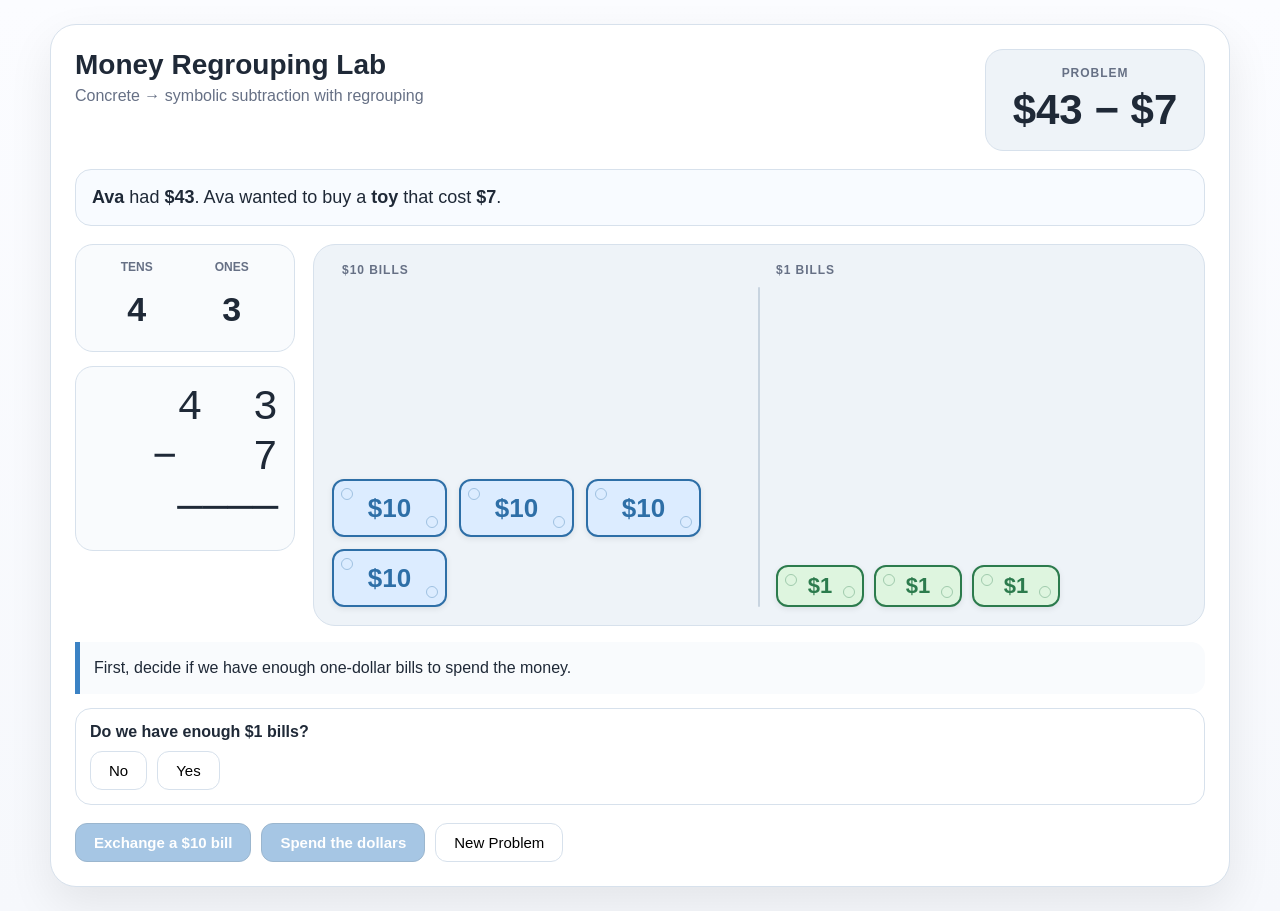
<file: Money regrouping v 6.4.html>
<!DOCTYPE html>
<html lang="en">
<head>
<meta charset="UTF-8" />
<meta name="viewport" content="width=device-width, initial-scale=1.0" />
<title>Interactive Money Regrouping</title>
<style>
:root{
--bg:#f6f8fc;
--card:#fff;
--soft:#eef3f8;
--border:#d7e1ec;
--text:#1f2937;
--muted:#667085;
--blue:#3b82c4;
--green:#3aa874;
--green-dark:#1f7a54;
--ten:#dcecff;
--ten-dark:#2e6fa7;
--one:#def5df;
--one-dark:#2c7b4d;
--red:#b53d3d;
--red-soft:#fdecec;
--ok:#246b3a;
--ok-soft:#e7f5ea;
}
*{box-sizing:border-box}
body{margin:0;font-family:Arial,Helvetica,sans-serif;background:linear-gradient(180deg,#fbfcff,var(--bg));padding:24px;color:var(--text)}
.app{max-width:1180px;margin:auto;background:var(--card);border:1px solid var(--border);border-radius:26px;padding:24px;box-shadow:0 18px 45px rgba(0,0,0,.08)}
.top{display:flex;justify-content:space-between;gap:20px;flex-wrap:wrap;margin-bottom:18px}
.title h1{margin:0;font-size:28px}.title p{margin:6px 0 0;color:var(--muted)}
.story{background:#f8fbff;border:1px solid var(--border);padding:14px 16px;border-radius:16px;font-size:18px;line-height:1.5;margin-bottom:18px}
.problem-box{background:var(--soft);border:1px solid var(--border);padding:16px 22px;border-radius:18px;min-width:220px;text-align:center}
.problem-label{font-size:12px;text-transform:uppercase;color:var(--muted);font-weight:700;letter-spacing:.08em}.problem{font-size:42px;font-weight:800;margin-top:6px}
.mid{display:grid;grid-template-columns:220px 1fr;gap:18px}.left-panel{display:flex;flex-direction:column;gap:14px}
.place-table{background:#f9fbfd;border:1px solid var(--border);border-radius:18px;padding:14px}.place-table table{width:100%;border-collapse:collapse;text-align:center}.place-table th{font-size:12px;text-transform:uppercase;color:var(--muted);padding-bottom:8px}.place-table td{font-size:34px;font-weight:800;padding:8px}
.vertical{background:#f9fbfd;border:1px solid var(--border);border-radius:18px;padding:16px;font-family:"Courier New",monospace}.vertical-problem{font-size:42px;text-align:right;line-height:1.2;white-space:pre}
.board-wrap{background:var(--soft);border:1px solid var(--border);border-radius:22px;padding:18px}.labels{display:grid;grid-template-columns:1fr 2px 1fr;gap:16px;font-size:12px;font-weight:700;text-transform:uppercase;letter-spacing:.08em;color:var(--muted);padding:0 10px 10px}.board{display:grid;grid-template-columns:1fr 2px 1fr;gap:16px;min-height:320px}.divider{background:#c8d4e0;border-radius:10px}
.tens-area,.ones-area{display:flex;flex-wrap:wrap;gap:12px;align-content:flex-end;min-height:300px}.ones-area{flex-direction:column-reverse;flex-wrap:nowrap;align-items:flex-start}.ones-row{display:flex;gap:10px;flex-wrap:nowrap}
.bill{position:relative;display:flex;align-items:center;justify-content:center;font-weight:800;border-radius:12px;box-shadow:0 2px 6px rgba(0,0,0,.08);user-select:none}.bill:before,.bill:after{content:'';position:absolute;width:10px;height:10px;border:1px solid currentColor;border-radius:50%;opacity:.35}.bill:before{left:7px;top:7px}.bill:after{right:7px;bottom:7px}
.ten{width:115px;height:58px;background:var(--ten);border:2px solid var(--ten-dark);color:var(--ten-dark);font-size:26px;cursor:pointer;transition:.15s}.ten:hover{transform:translateY(-4px) scale(1.03)}.one{width:88px;height:42px;background:var(--one);border:2px solid var(--one-dark);color:var(--one-dark);font-size:22px}
.controls{margin-top:18px;display:flex;flex-wrap:wrap;gap:10px;align-items:center}button{padding:10px 18px;border-radius:12px;border:1px solid var(--border);background:white;font-size:15px;cursor:pointer}button:hover{background:#f3f6fa}.primary{background:var(--blue);color:white;border-color:#245f94;font-weight:700}button:disabled{opacity:.45;cursor:not-allowed}
.message{margin-top:16px;padding:14px;background:#f9fbfd;border-left:5px solid var(--blue);border-radius:0 14px 14px 0;font-size:16px;line-height:1.5}.question-box{margin-top:14px;padding:14px;background:#fff;border:1px solid var(--border);border-radius:16px}.choice-row{display:flex;gap:10px;flex-wrap:wrap;margin-top:10px}
.answer-row{display:none;margin-top:16px;padding-top:16px;border-top:1px solid var(--border);align-items:center;gap:10px;flex-wrap:wrap}input{width:90px;padding:8px;font-size:24px;text-align:center;border-radius:12px;border:1px solid var(--border)}.result{display:none;padding:8px 12px;border-radius:12px;font-weight:700}.result.ok{display:inline-block;background:var(--ok-soft);color:var(--ok)}.result.no{display:inline-block;background:var(--red-soft);color:var(--red)}
.flying{position:fixed;width:88px;height:42px;border-radius:12px;border:2px solid var(--one-dark);background:var(--one);display:flex;align-items:center;justify-content:center;font-weight:800;color:var(--one-dark);z-index:999;pointer-events:none}.flying:before{content:'$1'}@keyframes popAway{from{transform:scale(1);opacity:1}to{transform:scale(0);opacity:0}}
</style>
</head>
<body>
<div class="app">
<div class="top"><div class="title"><h1>Money Regrouping Lab</h1><p>Concrete → symbolic subtraction with regrouping</p></div><div class="problem-box"><div class="problem-label">Problem</div><div class="problem" id="problemText"></div></div></div>
<div class="story" id="story"></div>
<div class="mid"><div class="left-panel"><div class="place-table"><table><tr><th>Tens</th><th>Ones</th></tr><tr><td id="tensNum"></td><td id="onesNum"></td></tr></table></div><div class="vertical"><div class="vertical-problem" id="verticalProblem"></div></div></div><div class="board-wrap"><div class="labels"><span>$10 Bills</span><span></span><span>$1 Bills</span></div><div class="board"><div class="tens-area" id="tensArea"></div><div class="divider"></div><div class="ones-area" id="onesArea"></div></div></div></div>
<div class="message" id="message"></div><div class="question-box" id="questionBox"></div>
<div class="controls"><button class="primary" id="exchangeBtn" disabled>Exchange a $10 bill</button><button class="primary" id="subtractBtn" disabled>Spend the dollars</button><button id="newBtn">New Problem</button></div>
<div class="answer-row" id="answerRow"><label>Money left:</label><input type="number" id="answerInput" /><button id="checkBtn">Check</button><span class="result" id="result"></span></div>
</div>
<script>
const problems=[[52,7],[63,8],[74,6],[85,8],[71,6],[43,7],[62,5],[91,5]];
const names=['Maya','Jackson','Leo','Ava','Noah','Ella'];
const items=['game','toy','book','puzzle','snack','robot'];
let total,cost,tens,ones,exchanged=false,spent=false,animating=false;
const problemText=document.getElementById('problemText');
const story=document.getElementById('story');
const tensNum=document.getElementById('tensNum');
const onesNum=document.getElementById('onesNum');
const verticalProblem=document.getElementById('verticalProblem');
const tensArea=document.getElementById('tensArea');
const onesArea=document.getElementById('onesArea');
const message=document.getElementById('message');
const questionBox=document.getElementById('questionBox');
const exchangeBtn=document.getElementById('exchangeBtn');
const subtractBtn=document.getElementById('subtractBtn');
const answerRow=document.getElementById('answerRow');
const answerInput=document.getElementById('answerInput');
const checkBtn=document.getElementById('checkBtn');
const result=document.getElementById('result');
const newBtn=document.getElementById('newBtn');
function speak(text){if('speechSynthesis' in window){const u=new SpeechSynthesisUtterance(text);speechSynthesis.cancel();speechSynthesis.speak(u);}}
function startProblem(){
const p=problems[Math.floor(Math.random()*problems.length)];total=p[0];cost=p[1];tens=Math.floor(total/10);ones=total%10;exchanged=false;spent=false;animating=false;
const name=names[Math.floor(Math.random()*names.length)];const item=items[Math.floor(Math.random()*items.length)];
problemText.textContent=`$${total} − $${cost}`;story.innerHTML=`<strong>${name}</strong> had <strong>$${total}</strong>. ${name} wanted to buy a <strong>${item}</strong> that cost <strong>$${cost}</strong>.`;
exchangeBtn.disabled=true;subtractBtn.disabled=true;answerRow.style.display='none';result.className='result';result.textContent='';answerInput.value='';
render();renderVertical();askEnoughQuestion();message.innerHTML='First, decide if we have enough one-dollar bills to spend the money.';
}
function render(){
tensArea.innerHTML='';onesArea.innerHTML='';
let shownOnes=spent?(total-cost)%10:ones+(exchanged?10:0);
let shownTens=spent?Math.floor((total-cost)/10):(exchanged?tens-1:tens);
tensNum.textContent=shownTens;onesNum.textContent=shownOnes;
for(let i=0;i<shownTens;i++){const bill=document.createElement('div');bill.className='bill ten';bill.textContent='$10';if(!exchanged&&!animating){bill.addEventListener('click',()=>exchange(bill));}tensArea.appendChild(bill);}
let remain=shownOnes;while(remain>0){const row=document.createElement('div');row.className='ones-row';const count=Math.min(5,remain);for(let i=0;i<count;i++){const b=document.createElement('div');b.className='bill one';b.textContent='$1';row.appendChild(b);}onesArea.appendChild(row);remain-=count;}
}
function renderVertical(){
const tensDigit=Math.floor(total/10);const onesDigit=total%10;
if(!exchanged&&!spent){verticalProblem.textContent=` ${tensDigit}  ${onesDigit}\n−   ${cost}\n────`;return;}
if(exchanged&&!spent){verticalProblem.textContent=` ${tensDigit-1}  ${onesDigit+10}\n−   ${cost}\n────`;return;}
if(spent){verticalProblem.textContent=` ${tensDigit-1}  ${onesDigit+10}
−   ${cost}
────
 ${total-cost}`;}
}
function askEnoughQuestion(){questionBox.innerHTML=`<strong>Do we have enough $1 bills?</strong><div class="choice-row"><button onclick="enoughAnswer(false)">No</button><button onclick="enoughAnswer(true)">Yes</button></div>`;}
window.enoughAnswer=function(ans){if(ans){questionBox.innerHTML=`<strong>Try again.</strong> We only have ${ones} one-dollar bills.`;message.innerHTML='We do NOT have enough one-dollar bills yet.';}else{questionBox.innerHTML=`<strong>Correct.</strong> What should we do next?<div class="choice-row"><button onclick="actionAnswer('exchange')">Exchange a $10 bill</button><button onclick="actionAnswer('count')">Count again</button><button onclick="actionAnswer('add')">Add more money</button></div>`;}}
window.actionAnswer=function(type){if(type==='exchange'){questionBox.innerHTML='<strong>Correct.</strong> Click a blue $10 bill to exchange it into ten $1 bills.';exchangeBtn.disabled=false;message.innerHTML='We need more one-dollar bills, so we will exchange one $10 bill.';speak('Exchange one ten dollar bill for ten one dollar bills.');}else{questionBox.innerHTML='<strong>Not quite.</strong> We need to exchange one ten-dollar bill.';}}
function exchange(bill){
if(exchanged||animating)return;animating=true;exchangeBtn.disabled=true;
const start=bill.getBoundingClientRect();const onesRect=onesArea.getBoundingClientRect();let complete=0;
for(let i=0;i<10;i++){const fly=document.createElement('div');fly.className='flying';fly.style.left=start.left+'px';fly.style.top=start.top+'px';document.body.appendChild(fly);const global=ones+i;const col=global%5;const row=Math.floor(global/5);const x=onesRect.left+col*98;const y=onesRect.bottom-(row+1)*54;setTimeout(()=>{fly.style.transition='left .45s ease, top .45s ease';fly.style.left=x+'px';fly.style.top=y+'px';setTimeout(()=>{fly.remove();complete++;if(complete===10){exchanged=true;animating=false;render();renderVertical();subtractBtn.disabled=false;message.innerHTML=`We had ${ones} one-dollar bills. We exchanged a $10 bill for 10 more. ${ones} + 10 = <strong>${ones+10}</strong>.`;questionBox.innerHTML='<strong>Now spend the dollars by clicking the button below.</strong>';speak('Now we have enough one dollar bills to subtract.');}},460);},i*60);}
}
function subtractMoney(){
if(!exchanged||spent||animating)return;animating=true;const bills=Array.from(document.querySelectorAll('.one'));const remain=(total-cost)%10;const remove=bills.slice(remain);let done=0;
remove.forEach((b,i)=>{setTimeout(()=>{b.style.animation='popAway .25s ease forwards';setTimeout(()=>{done++;if(done===remove.length){spent=true;animating=false;render();renderVertical();answerRow.style.display='flex';message.innerHTML='Now count the money that is left.';questionBox.innerHTML='<strong>Count the tens first, then the ones.</strong>';speak('Count the money left.');}},260);},i*60);});
}
function checkAnswer(){const correct=total-cost;const val=Number(answerInput.value);if(val===correct){result.textContent=`Correct! $${total} − $${cost} = $${correct}`;result.className='result ok';}else{result.textContent='Not quite. Count the tens, then the ones.';result.className='result no';}}
exchangeBtn.addEventListener('click',()=>{const firstTen=tensArea.querySelector('.ten');if(firstTen)exchange(firstTen);});
subtractBtn.addEventListener('click',subtractMoney);newBtn.addEventListener('click',startProblem);checkBtn.addEventListener('click',checkAnswer);answerInput.addEventListener('keydown',e=>{if(e.key==='Enter')checkAnswer();});
startProblem();
</script>
</body>
</html>
</file>
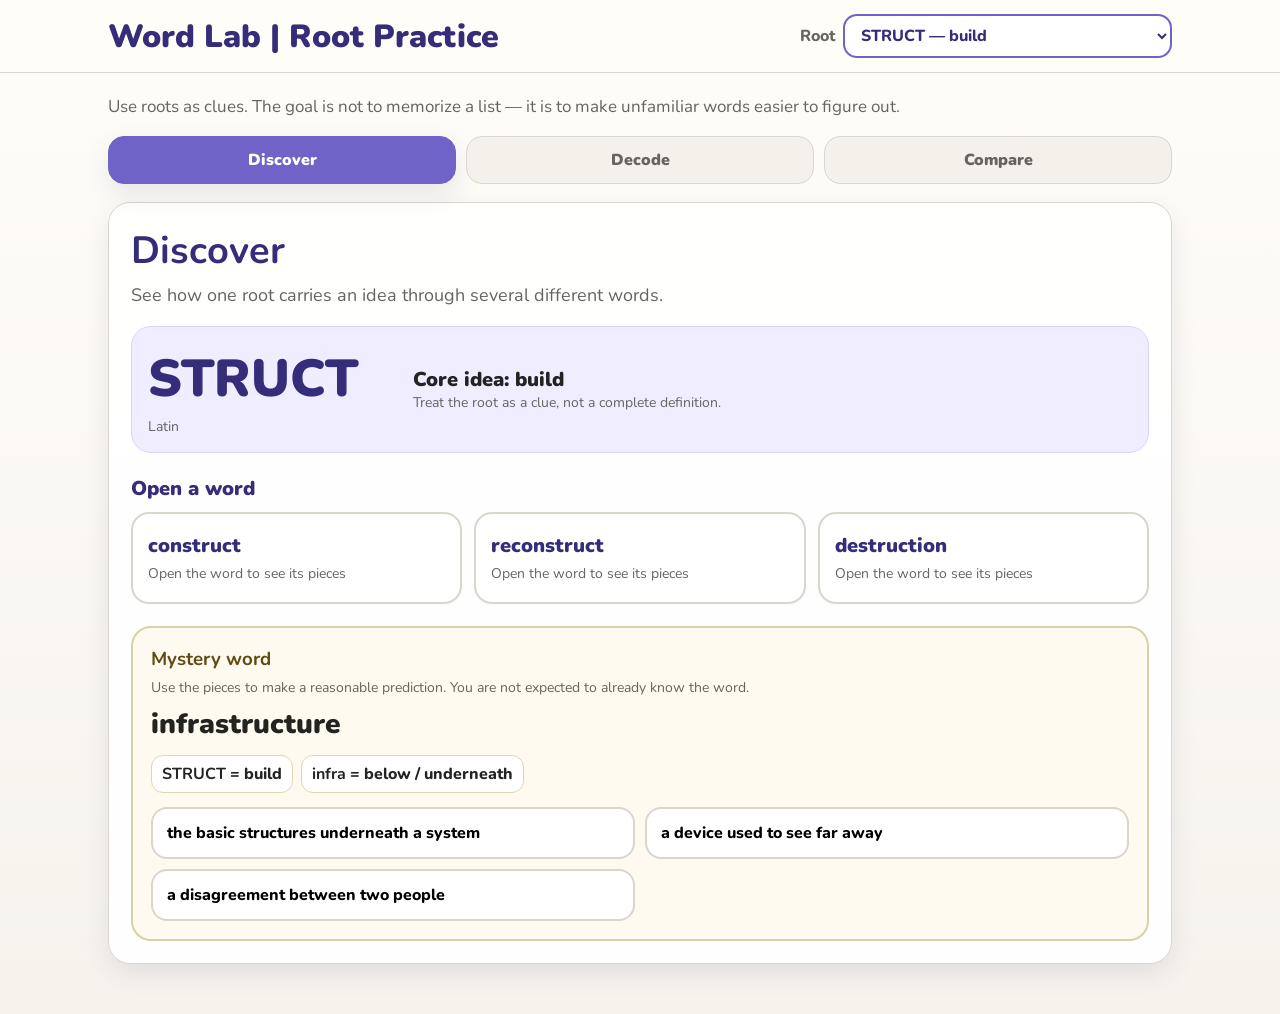
<file: root_practice_app.html>
<!doctype html>
<html lang="en">
<head>
<meta charset="utf-8" />
<meta name="viewport" content="width=device-width, initial-scale=1" />
<title>Word Lab | Root Practice</title>
<link rel="preconnect" href="https://fonts.googleapis.com">
<link rel="preconnect" href="https://fonts.gstatic.com" crossorigin>
<link href="https://fonts.googleapis.com/css2?family=Nunito:wght@500;700;800;900&display=swap" rel="stylesheet">
<style>
:root{--ink:#232321;--muted:#66645f;--paper:#fffdf8;--line:#d9d6cd;--soft:#f4f1ea;--purple:#6f63c8;--purple-dark:#352d79;--purple-soft:#efedff;--green:#177a5e;--green-soft:#e7f4ee;--amber:#9b6519;--amber-soft:#fbf0dc;--shadow:0 10px 26px rgba(48,42,105,.10);--radius:22px}
*{box-sizing:border-box}body{margin:0;min-height:100vh;background:linear-gradient(180deg,#fffdf8 0%,#f6f3ed 100%);color:var(--ink);font-family:Nunito,system-ui,-apple-system,Segoe UI,Roboto,Arial,sans-serif}header{position:sticky;top:0;z-index:10;background:rgba(255,253,248,.96);backdrop-filter:blur(10px);border-bottom:1px solid var(--line)}.header-inner{max-width:1100px;margin:0 auto;padding:14px 18px;display:flex;gap:14px;align-items:center;justify-content:space-between}.brand{font-weight:900;color:var(--purple-dark);font-size:clamp(22px,3vw,32px)}.selector{display:flex;align-items:center;gap:8px;font-weight:800;color:var(--muted)}select{font:inherit;font-weight:800;color:var(--purple-dark);background:white;border:2px solid var(--purple);border-radius:14px;padding:8px 12px;max-width:52vw}.wrap{max-width:1100px;margin:0 auto;padding:20px 18px 50px}.intro{margin:2px 0 16px;color:var(--muted);font-size:17px;line-height:1.45}.tabs{display:grid;grid-template-columns:repeat(3,1fr);gap:10px;margin:12px 0 18px}.tab{border:1px solid var(--line);border-radius:16px;background:var(--soft);padding:12px 10px;font:inherit;font-weight:900;color:var(--muted);cursor:pointer}.tab.active{background:var(--purple);border-color:var(--purple);color:white;box-shadow:var(--shadow)}.panel{display:none;background:rgba(255,255,255,.93);border:1px solid var(--line);border-radius:var(--radius);padding:22px;box-shadow:var(--shadow)}.panel.active{display:block}h2{margin:0 0 6px;color:var(--purple-dark);font-size:clamp(26px,4vw,38px)}.lede{margin:0 0 18px;color:var(--muted);font-size:18px;line-height:1.45}.root-card{display:grid;grid-template-columns:minmax(150px,.7fr) 2fr;gap:14px;background:var(--purple-soft);border:1px solid #d9d4ff;border-radius:20px;padding:16px;margin:0 0 18px;align-items:center}.root-symbol{font-size:clamp(30px,5vw,52px);font-weight:900;color:var(--purple-dark)}.root-meaning{font-size:20px;font-weight:900}.root-origin{color:var(--muted);font-size:14px;margin-top:3px}.section-title{font-weight:900;color:var(--purple-dark);font-size:20px;margin:22px 0 10px}.word-grid{display:grid;grid-template-columns:repeat(3,1fr);gap:12px}.word-card{border:2px solid var(--line);background:white;border-radius:18px;padding:15px;text-align:left;font:inherit;cursor:pointer;min-height:92px}.word-card:hover,.choice:hover{border-color:#aaa4db}.word-card.active{border-color:var(--purple);background:var(--purple-soft)}.word-name{font-size:20px;font-weight:900;color:var(--purple-dark)}.word-hint{display:block;margin-top:5px;color:var(--muted);font-size:14px}.reveal{margin-top:14px;border:1px solid var(--line);border-radius:18px;background:var(--soft);padding:16px;line-height:1.5}.parts{display:flex;flex-wrap:wrap;gap:8px;align-items:center;margin:8px 0 12px}.part{padding:7px 10px;border-radius:10px;background:white;border:1px solid var(--line);font-weight:900}.part.root{background:var(--purple-soft);border-color:#c9c2ff;color:var(--purple-dark)}.arrow{color:var(--muted);font-weight:900}.explain{font-size:18px;font-weight:800}.small{font-size:14px;color:var(--muted)}.mystery{margin-top:22px;padding:18px;border-radius:20px;border:2px solid #d8d1aa;background:#fffaf0}.mystery h3{margin:0 0 6px;color:#604a11}.mystery-word{font-size:28px;font-weight:900;margin:8px 0 12px}.clue-row{display:flex;flex-wrap:wrap;gap:8px;margin-bottom:12px}.clue{background:white;border:1px solid #dfd6af;border-radius:12px;padding:7px 10px;font-weight:800}.prompt-box{background:var(--soft);border:1px solid var(--line);border-radius:18px;padding:18px;margin:14px 0}.target{font-size:clamp(26px,5vw,42px);font-weight:900;color:var(--purple-dark);margin-bottom:4px}.sentence{font-size:21px;line-height:1.55;margin-top:12px}.choices{display:grid;grid-template-columns:1fr 1fr;gap:10px;margin-top:14px}.choice{border:2px solid var(--line);background:white;border-radius:16px;padding:13px 14px;font:inherit;font-weight:800;text-align:left;cursor:pointer}.choice.chosen-good{border-color:var(--green);background:var(--green-soft);color:#0e4d3b}.choice.chosen-try{border-color:var(--amber);background:var(--amber-soft);color:#63400f}.choice:disabled{cursor:default;opacity:1}.feedback{margin-top:14px;border-radius:17px;padding:15px;border:1px solid var(--line);line-height:1.48}.feedback.good{background:var(--green-soft);border-color:#b7decf}.feedback.try{background:var(--amber-soft);border-color:#ecd3a7}.feedback.reveal-answer{background:var(--purple-soft);border-color:#d1cbff}.hidden{display:none!important}.compare-grid{display:grid;grid-template-columns:repeat(4,1fr);gap:10px;margin:15px 0}.compare-btn{border:2px solid var(--line);background:white;border-radius:16px;padding:15px 10px;font:inherit;font-weight:900;color:var(--purple-dark);cursor:pointer}.compare-btn:hover{border-color:#aaa4db}.compare-btn.good{background:var(--green-soft);border-color:var(--green);color:#0f4f3d}.compare-btn.notit{background:var(--amber-soft);border-color:var(--amber);color:#68440f}.compare-btn:disabled{opacity:1;cursor:default}.controls{display:flex;gap:10px;flex-wrap:wrap;margin-top:16px}.primary,.secondary{border:0;border-radius:15px;padding:12px 16px;font:inherit;font-weight:900;cursor:pointer}.primary{background:var(--purple);color:white}.secondary{background:var(--soft);color:var(--purple-dark);border:1px solid var(--line)}@media(max-width:760px){.header-inner{align-items:flex-start;flex-direction:column}.selector{width:100%;justify-content:space-between}select{max-width:68vw}.tabs{grid-template-columns:1fr}.panel{padding:16px}.root-card{grid-template-columns:1fr}.word-grid,.choices,.compare-grid{grid-template-columns:1fr}.word-card{min-height:0}}
</style>
</head>
<body onload="init()">
<header><div class="header-inner"><div class="brand">Word Lab | Root Practice</div><label class="selector">Root <select id="root-select" onchange="switchRoot(this.value)"></select></label></div></header>
<main class="wrap"><p class="intro">Use roots as clues. The goal is not to memorize a list — it is to make unfamiliar words easier to figure out.</p><nav class="tabs" aria-label="Practice modes"><button class="tab active" onclick="showTab('discover',this)">Discover</button><button class="tab" onclick="showTab('decode',this)">Decode</button><button class="tab" onclick="showTab('compare',this)">Compare</button></nav>
<section id="discover" class="panel active"><h2>Discover</h2><p class="lede">See how one root carries an idea through several different words.</p><div id="discover-root"></div><div class="section-title">Open a word</div><div id="discover-words" class="word-grid"></div><div id="discover-reveal" class="reveal hidden"></div><div id="mystery" class="mystery"></div></section>
<section id="decode" class="panel"><h2>Decode</h2><p class="lede">Use the root and the sentence together to work out a word you may not know yet.</p><div id="decode-root"></div><div id="decode-box" class="prompt-box"></div><div id="decode-choices" class="choices"></div><div id="decode-feedback" class="feedback hidden"></div><div class="controls"><button class="secondary" onclick="resetDecode()">Try again</button><button class="primary" onclick="nextRoot()">Next root</button></div></section>
<section id="compare" class="panel"><h2>Compare</h2><p class="lede">Look closely. One word may only look as if it belongs to the family — or all four may belong.</p><div id="compare-root"></div><div class="section-title" id="compare-question"></div><div id="compare-grid" class="compare-grid"></div><div id="compare-feedback" class="feedback hidden"></div><div class="controls"><button class="primary" onclick="nextRoot()">Next root</button></div></section></main>
<script>
const ROOTS={
struct:{root:'STRUCT',meaning:'build',origin:'Latin',discover:[{word:'construct',parts:[['con','together'],['struct','build']],plain:'to build or put together',note:'The root gives the central idea: something is being built.'},{word:'reconstruct',parts:[['re','again'],['struct','build']],plain:'to build again',note:'RE adds the idea of again.'},{word:'destruction',parts:[['de','down / apart'],['struct','build'],['ion','act or result']],plain:'the result of something built being broken down',note:'The root still points to building, even when the whole word describes its undoing.'}],mystery:{word:'infrastructure',clues:[['STRUCT','build'],['infra','below / underneath']],choices:['the basic structures underneath a system','a device used to see far away','a disagreement between two people'],answer:0,explain:'Infrastructure is the underlying built structure that supports a system — roads, pipes, networks, and similar essentials.'},decode:{word:'reconstruct',sentence:'After the storm, workers had to reconstruct the damaged bridge.',choices:['build it again','measure its temperature','carry it away','write a report about it'],answer:0,explain:'RE means again and STRUCT means build, so reconstruct points to building something again.'},compare:{words:['construct','structure','reconstruct','struggle'],odd:'struggle',explain:'The first three carry STRUCT = build. Struggle begins with similar letters, but it is not from the STRUCT root.'}},
tract:{root:'TRACT',meaning:'pull or draw',origin:'Latin',discover:[{word:'tractor',parts:[['tract','pull'],['or','thing/person that does']],plain:'a machine that pulls',note:'A tractor was named for what it does: it pulls.'},{word:'attract',parts:[['at','toward'],['tract','pull']],plain:'to pull toward',note:'The literal root idea still shows clearly in the modern meaning.'},{word:'subtract',parts:[['sub','away'],['tract','pull']],plain:'to take or pull away',note:'In math, subtraction removes an amount from another amount.'}],mystery:{word:'traction',clues:[['TRACT','pull']],choices:['grip that lets something pull against a surface','a written record','a burst of light'],answer:0,explain:'Traction is the grip that lets tires or shoes pull against a surface without slipping.'},decode:{word:'attracted',sentence:'The bright porch light attracted dozens of moths.',choices:['pulled them toward it','caused them to break apart','made them quieter','sent them away'],answer:0,explain:'TRACT gives the idea of pulling, and the sentence shows the moths being pulled toward the light.'},compare:{words:['tractor','attract','subtract','traffic'],odd:'traffic',explain:'Tractor, attract, and subtract come from TRACT = pull. Traffic only begins with some similar sounds.'}},
port:{root:'PORT',meaning:'carry',origin:'Latin',discover:[{word:'portable',parts:[['port','carry'],['able','can be']],plain:'able to be carried',note:'A portable object is easy enough to carry from place to place.'},{word:'transport',parts:[['trans','across'],['port','carry']],plain:'to carry across or from one place to another',note:'The parts almost give the definition directly.'},{word:'import',parts:[['im','into'],['port','carry']],plain:'to carry goods into a place or country',note:'Import and export differ mainly in direction.'}],mystery:{word:'portfolio',clues:[['PORT','carry']],choices:['a collection carried or kept together','a machine that measures heat','a person who watches a show'],answer:0,explain:'Portfolio originally referred to a case for carrying papers; today it often means a collection of work kept together.'},decode:{word:'portable',sentence:'The scientist used a portable microscope that fit inside a small case.',choices:['easy to carry','able to write by itself','used only outdoors','made of glass'],answer:0,explain:'PORT means carry and -ABLE means can be, so portable means able to be carried.'},compare:{words:['portable','transport','import','portrait'],odd:'portrait',explain:'Portable, transport, and import carry PORT = carry. Portrait comes from a different word history.'}},
dict:{root:'DICT',meaning:'say or speak',origin:'Latin',discover:[{word:'dictate',parts:[['dict','say']],plain:'to say words for someone else to write',note:'The root meaning is very direct here.'},{word:'predict',parts:[['pre','before'],['dict','say']],plain:'to say what you think will happen before it happens',note:'PRE adds before.'},{word:'contradict',parts:[['contra','against'],['dict','say']],plain:'to say the opposite of another statement',note:'CONTRA adds the idea of against.'}],mystery:{word:'verdict',clues:[['DICT','say']],choices:['an official decision that is stated','a tool for measuring distance','a kind of picture'],answer:0,explain:'A verdict is the decision formally stated by a jury or judge.'},decode:{word:'contradicted',sentence:'Maya said the store closed at six, but the sign contradicted her and showed a closing time of eight.',choices:['said something opposite','carried her message','looked at her carefully','built a new sign'],answer:0,explain:'CONTRA means against and DICT means say. The sign “said against” Maya’s statement.'},compare:{words:['dictate','predict','dictionary','diction'],odd:null,explain:'All four belong. Each is connected historically to DICT/DIC = say or speak, even though their modern meanings differ.'}},
spec:{root:'SPEC / SPECT',meaning:'look or see',origin:'Latin',discover:[{word:'inspect',parts:[['in','into'],['spect','look']],plain:'to look into something carefully',note:'Inspect is literally built around looking closely.'},{word:'spectator',parts:[['spect','look'],['ator','person who does']],plain:'a person who watches',note:'A spectator is someone who looks on.'},{word:'respect',parts:[['re','back'],['spect','look']],plain:'to regard someone with value',note:'The modern meaning is less literal, but the look/regard idea remains.'}],mystery:{word:'retrospective',clues:[['retro','back'],['spect','look']],choices:['a look back at earlier events','a machine that carries objects','a word meaning very hot'],answer:0,explain:'A retrospective is a look back at work, events, or a period of time.'},decode:{word:'inspection',sentence:'Before takeoff, the mechanic completed a careful inspection of the airplane.',choices:['careful looking and checking','fast building','moving across the runway','writing down a prediction'],answer:0,explain:'SPECT means look. An inspection is a careful look or check.'},compare:{words:['inspect','spectator','respect','special'],odd:'special',explain:'Inspect, spectator, and respect use SPEC/SPECT = look. Special comes from a different Latin root meaning kind or form.'}},
scrib:{root:'SCRIB / SCRIPT',meaning:'write',origin:'Latin',discover:[{word:'describe',parts:[['de','down / fully'],['scrib','write']],plain:'to give a detailed account in words',note:'Historically, the word is built around writing something down.'},{word:'inscription',parts:[['in','in / on'],['script','write'],['ion','act or result']],plain:'words written or carved on something',note:'An inscription is literally writing placed on or in something.'},{word:'manuscript',parts:[['manu','hand'],['script','write']],plain:'a written document; originally, something written by hand',note:'Two roots work together here: MANU = hand and SCRIPT = write.'}],mystery:{word:'postscript',clues:[['post','after'],['script','write']],choices:['writing added after the main message','writing hidden under a page','a spoken announcement'],answer:0,explain:'A postscript is writing added after the main body of a letter or message — the P.S. at the end.'},decode:{word:'inscription',sentence:'The old monument had an inscription carved into the stone.',choices:['words written or carved there','a crack in the stone','a picture of the builder','a hidden doorway'],answer:0,explain:'SCRIPT means write. The sentence also says it was carved into stone, which supports written words.'},compare:{words:['describe','script','inscription','scramble'],odd:'scramble',explain:'Describe, script, and inscription connect to SCRIB/SCRIPT = write. Scramble only begins with similar letters.'}},
bio:{root:'BIO',meaning:'life',origin:'Greek',discover:[{word:'biology',parts:[['bio','life'],['logy','study of']],plain:'the study of life',note:'The parts give almost the whole definition.'},{word:'biography',parts:[['bio','life'],['graph','write / record']],plain:'a written account of a person’s life',note:'BIO + GRAPH combines life with writing/recording.'},{word:'antibiotic',parts:[['anti','against'],['bio','life']],plain:'a medicine that acts against certain living bacteria',note:'The word contains the idea of acting against living microorganisms.'}],mystery:{word:'bioluminescence',clues:[['BIO','life'],['lumin','light']],choices:['light produced by a living organism','a plant that grows without water','a record of someone’s family'],answer:0,explain:'Bioluminescence is light made by a living organism, such as a firefly or some jellyfish.'},decode:{word:'biodegradable',sentence:'The package was biodegradable, so microorganisms could break it down over time.',choices:['able to be broken down by living organisms','made entirely of metal','designed to produce light','unable to change'],answer:0,explain:'BIO points to life. The sentence adds the key clue: living microorganisms help break the material down.'},compare:{words:['biology','biography','biosphere','bionic'],odd:null,explain:'All four are connected to BIO = life, though bionic uses BIO in a modern combined form.'}},
therm:{root:'THERM',meaning:'heat or temperature',origin:'Greek',discover:[{word:'thermometer',parts:[['therm','temperature'],['meter','measure']],plain:'a tool that measures temperature',note:'THERM + METER gives the job of the tool.'},{word:'thermostat',parts:[['therm','temperature'],['stat','stand / control']],plain:'a device that keeps temperature near a set point',note:'The word centers on controlling temperature.'},{word:'hypothermia',parts:[['hypo','below'],['therm','heat'],['ia','condition']],plain:'a condition of dangerously low body temperature',note:'HYPO means below, which points toward too little body heat.'}],mystery:{word:'geothermal',clues:[['geo','earth'],['therm','heat']],choices:['heat that comes from the earth','water carried across land','light from living things'],answer:0,explain:'Geothermal energy uses heat from within the Earth.'},decode:{word:'hypothermia',sentence:'After hours in icy water, the swimmer was treated for hypothermia.',choices:['dangerously low body temperature','a broken bone','loss of hearing','a problem with vision'],answer:0,explain:'HYPO means below and THERM means heat. The icy-water context confirms dangerously low body temperature.'},compare:{words:['thermal','thermometer','thermostat','theater'],odd:'theater',explain:'Thermal, thermometer, and thermostat use THERM = heat/temperature. Theater only begins with similar letters.'}},
photo:{root:'PHOTO',meaning:'light',origin:'Greek',discover:[{word:'photograph',parts:[['photo','light'],['graph','record / write']],plain:'an image made by recording light',note:'A photograph is literally a light-record.'},{word:'photosynthesis',parts:[['photo','light'],['synthesis','putting together']],plain:'the process plants use to make food using light',note:'PHOTO tells you light is central to the process.'},{word:'photocopy',parts:[['photo','light'],['copy','duplicate']],plain:'a duplicate made using a light-based copying process',note:'Older copy machines made the light connection especially obvious.'}],mystery:{word:'photovoltaic',clues:[['PHOTO','light'],['volt','electricity']],choices:['converting light into electricity','measuring the speed of sound','breaking rock into pieces'],answer:0,explain:'Photovoltaic cells convert light energy directly into electrical energy.'},decode:{word:'photosensitive',sentence:'The film is photosensitive, so bright light can change it.',choices:['sensitive to light','easy to carry','able to hear quiet sounds','made from living cells'],answer:0,explain:'PHOTO means light, and the sentence directly says bright light can change the material.'},compare:{words:['photograph','photosynthesis','photocopy','photon'],odd:null,explain:'All four connect to PHOTO/PHOT = light.'}},
trans:{root:'TRANS',meaning:'across, through, or change',origin:'Latin',discover:[{word:'transport',parts:[['trans','across'],['port','carry']],plain:'to carry from one place to another',note:'TRANS gives direction; PORT gives the action.'},{word:'transform',parts:[['trans','change'],['form','shape']],plain:'to change form',note:'Here TRANS carries the idea of change.'},{word:'transatlantic',parts:[['trans','across'],['Atlantic','ocean']],plain:'across the Atlantic Ocean',note:'The prefix gives a very literal across meaning.'}],mystery:{word:'transcontinental',clues:[['TRANS','across'],['continent','large landmass']],choices:['crossing a continent','under a continent','measuring a continent'],answer:0,explain:'Transcontinental means extending or traveling across a continent.'},decode:{word:'transformed',sentence:'Heating transformed the soft clay into a hard ceramic piece.',choices:['changed it into a different form','carried it across a room','made it easier to hear','wrote a label on it'],answer:0,explain:'TRANS can signal change, and FORM points to shape or form. The sentence confirms a change from soft clay to hard ceramic.'},compare:{words:['transport','transform','translate','triangle'],odd:'triangle',explain:'Transport, transform, and translate use TRANS = across/change. Triangle begins with TRI = three.'}},
vis:{root:'VIS / VID',meaning:'see',origin:'Latin',discover:[{word:'visible',parts:[['vis','see'],['ible','able to be']],plain:'able to be seen',note:'VIS + IBLE gives the definition almost directly.'},{word:'invisible',parts:[['in','not'],['vis','see'],['ible','able to be']],plain:'not able to be seen',note:'IN reverses the meaning.'},{word:'video',parts:[['vid','see']],plain:'a visual recording meant to be seen',note:'VID is a close form of the same root family.'}],mystery:{word:'visualize',clues:[['VIS','see']],choices:['form a picture in your mind','carry something across a room','speak against an idea'],answer:0,explain:'To visualize is to form or see a picture mentally.'},decode:{word:'visibility',sentence:'Heavy fog reduced visibility on the highway.',choices:['how well drivers could see','how loudly cars sounded','how hot the road became','how quickly traffic moved'],answer:0,explain:'VIS means see. Fog reducing visibility means drivers could not see as well.'},compare:{words:['visible','vision','video','visit'],odd:null,explain:'All four are historically connected to the VIS/VID family involving seeing, including visit, which developed from the idea of going to see someone.'}},
ject:{root:'JECT',meaning:'throw',origin:'Latin',discover:[{word:'eject',parts:[['e','out'],['ject','throw']],plain:'to throw or force out',note:'The pieces are almost literal.'},{word:'inject',parts:[['in','into'],['ject','throw']],plain:'to put or force something into',note:'IN changes the direction of the throwing idea.'},{word:'reject',parts:[['re','back'],['ject','throw']],plain:'to throw back; to refuse',note:'The modern meaning refuse grew from the image of throwing something back.'}],mystery:{word:'projectile',clues:[['JECT','throw']],choices:['an object thrown or launched through the air','a written description','a tool that measures temperature'],answer:0,explain:'A projectile is an object that is thrown or launched and continues moving through the air.'},decode:{word:'ejected',sentence:'The machine ejected the empty cartridge onto the floor.',choices:['forced it out','pulled it closer','measured it','wrote on it'],answer:0,explain:'E means out and JECT means throw. The machine forced the cartridge out.'},compare:{words:['eject','inject','reject','jelly'],odd:'jelly',explain:'Eject, inject, and reject share JECT = throw. Jelly only starts with the same letter sound.'}},
rupt:{root:'RUPT',meaning:'break or burst',origin:'Latin',discover:[{word:'erupt',parts:[['e','out'],['rupt','burst']],plain:'to burst out',note:'A volcano erupting makes the root meaning easy to see.'},{word:'disrupt',parts:[['dis','apart'],['rupt','break']],plain:'to break apart the normal flow of something',note:'A disruption breaks the expected pattern.'},{word:'interrupt',parts:[['inter','between'],['rupt','break']],plain:'to break into something that is already happening',note:'The root helps explain why an interruption stops a flow.'}],mystery:{word:'rupture',clues:[['RUPT','break']],choices:['a break or tear','a spoken prediction','a measure of heat'],answer:0,explain:'A rupture is a break, tear, or burst in something.'},decode:{word:'disrupted',sentence:'The power outage disrupted the concert for nearly an hour.',choices:['broke the normal flow','made the music brighter','carried the audience away','made the room warmer'],answer:0,explain:'RUPT means break. The outage broke the normal flow of the concert.'},compare:{words:['erupt','disrupt','interrupt','abrupt'],odd:null,explain:'All four belong to the RUPT family. Abrupt is less obvious, but it comes from the same break-off idea.'}},
cred:{root:'CRED',meaning:'believe or trust',origin:'Latin',discover:[{word:'credible',parts:[['cred','believe'],['ible','able to be']],plain:'able to be believed',note:'CRED + IBLE gives a clean meaning clue.'},{word:'incredible',parts:[['in','not'],['cred','believe'],['ible','able to be']],plain:'hard to believe; extraordinary',note:'IN originally adds not, although modern incredible is often positive.'},{word:'credit',parts:[['cred','trust / believe']],plain:'trust given to someone; also recognition for work',note:'Credit still carries the idea that someone is trusted or believed.'}],mystery:{word:'credentials',clues:[['CRED','trust / believe']],choices:['proof that helps establish trust or qualification','a tool that measures distance','a burst of water'],answer:0,explain:'Credentials are evidence of identity, training, or qualification that makes a claim more believable.'},decode:{word:'credible',sentence:'The reporter checked several sources to make sure the story was credible.',choices:['believable and trustworthy','easy to carry','brightly lit','broken apart'],answer:0,explain:'CRED means believe or trust. Credible means able to be believed.'},compare:{words:['credit','credible','creed','cradle'],odd:'cradle',explain:'Credit, credible, and creed connect to CRED = believe/trust. Cradle only looks somewhat similar.'}},
aud:{root:'AUD',meaning:'hear',origin:'Latin',discover:[{word:'audible',parts:[['aud','hear'],['ible','able to be']],plain:'able to be heard',note:'AUD + IBLE gives the definition directly.'},{word:'audience',parts:[['aud','hear']],plain:'the people who listen to or watch a performance',note:'The word began around the idea of hearing.'},{word:'auditorium',parts:[['aud','hear']],plain:'a room designed for an audience to hear a performance or talk',note:'The shared root explains the sound-related connection.'}],mystery:{word:'audiology',clues:[['AUD','hear'],['logy','study of']],choices:['the study of hearing','the study of heat','the study of maps'],answer:0,explain:'Audiology is the field concerned with hearing and balance.'},decode:{word:'inaudible',sentence:'The speaker’s last sentence was inaudible because the microphone had failed.',choices:['not able to be heard','not able to be seen','not able to be carried','not able to be written'],answer:0,explain:'IN can mean not, AUD means hear, and -IBLE means able to be. Inaudible means not able to be heard.'},compare:{words:['audio','audible','audience','author'],odd:'author',explain:'Audio, audible, and audience use AUD = hear. Author comes from a different Latin root.'}},
aqua:{root:'AQUA',meaning:'water',origin:'Latin',discover:[{word:'aquarium',parts:[['aqua','water']],plain:'a tank or place for water-dwelling plants and animals',note:'AQUA signals the water connection immediately.'},{word:'aquatic',parts:[['aqua','water']],plain:'living in or related to water',note:'Aquatic animals and plants are connected with water.'},{word:'aqueduct',parts:[['aqua','water'],['duct','lead / carry']],plain:'a structure that carries water',note:'Two roots combine: water + lead/carry.'}],mystery:{word:'aquifer',clues:[['AQUI','water'],['fer','carry / bear']],choices:['an underground layer that holds and carries water','a device that makes sound louder','a written legal decision'],answer:0,explain:'An aquifer is an underground layer of rock or sediment that stores and carries groundwater.'},decode:{word:'aquatic',sentence:'Frogs spend part of their lives in aquatic environments such as ponds and wetlands.',choices:['related to water','related to heat','related to writing','related to sound'],answer:0,explain:'AQUA means water, and ponds and wetlands confirm the water connection.'},compare:{words:['aquarium','aquatic','aqueduct','acquire'],odd:'acquire',explain:'Aquarium, aquatic, and aqueduct use AQUA = water. Acquire comes from a different root.'}},
manu:{root:'MANU',meaning:'hand',origin:'Latin',discover:[{word:'manual',parts:[['manu','hand']],plain:'done by hand; also a handbook of instructions',note:'The hand meaning remains clear in manual labor.'},{word:'manufacture',parts:[['manu','hand'],['fact','make']],plain:'to make or produce goods',note:'The word originally meant making by hand.'},{word:'manicure',parts:[['mani','hand'],['cure','care']],plain:'care or treatment of the hands and fingernails',note:'The first part points directly to the hand.'}],mystery:{word:'manipulate',clues:[['MANU','hand']],choices:['handle or control something skillfully','measure its temperature','carry it across water'],answer:0,explain:'Manipulate developed from the idea of handling something with the hands and now often means controlling or adjusting it.'},decode:{word:'manual',sentence:'The old press was manual, so the operator had to turn the handle by hand.',choices:['operated by hand','powered by sunlight','controlled by sound','built underground'],answer:0,explain:'MANU means hand, and the sentence confirms that the machine was operated by hand.'},compare:{words:['manual','manicure','manufacture','mansion'],odd:'mansion',explain:'Manual, manicure, and manufacture connect to MANU = hand. Mansion comes from a different Latin root.'}},
nov:{root:'NOV',meaning:'new',origin:'Latin',discover:[{word:'novel',parts:[['nov','new']],plain:'new or unusual; also a long work of fiction',note:'The adjective novel still clearly means new or original.'},{word:'renovate',parts:[['re','again'],['nov','new']],plain:'to make new again',note:'RE + NOV gives a very useful clue.'},{word:'innovation',parts:[['in','into'],['nov','new']],plain:'a new idea, method, or improvement',note:'Innovation centers on introducing something new.'}],mystery:{word:'novice',clues:[['NOV','new']],choices:['a person who is new to an activity','a person who studies stars','a machine that carries loads'],answer:0,explain:'A novice is a beginner — someone new to an activity or field.'},decode:{word:'renovated',sentence:'The library was renovated with new lighting, floors, and study rooms.',choices:['made new again','moved across town','measured carefully','written about'],answer:0,explain:'RE means again and NOV means new. Renovated means made new again.'},compare:{words:['novel','renovate','innovation','November'],odd:'November',explain:'November looks like it contains NOV = new, but its name comes from Latin novem, meaning nine.'}},
vac:{root:'VAC',meaning:'empty',origin:'Latin',discover:[{word:'vacant',parts:[['vac','empty']],plain:'empty; not occupied',note:'A vacant seat or building has no one in it.'},{word:'vacuum',parts:[['vac','empty']],plain:'a space with very little matter in it',note:'The scientific meaning is closely tied to emptiness.'},{word:'evacuate',parts:[['e','out'],['vac','empty']],plain:'to remove people so a place becomes empty',note:'The whole word is built around emptying a place.'}],mystery:{word:'vacancy',clues:[['VAC','empty']],choices:['an empty or unfilled position','a written prediction','a source of heat'],answer:0,explain:'A vacancy is an empty place or an unfilled job/position.'},decode:{word:'evacuated',sentence:'Firefighters evacuated the building before the smoke became dangerous.',choices:['emptied it of people','made it brighter','wrote directions on it','measured its size'],answer:0,explain:'VAC means empty. To evacuate a building is to remove people so it becomes empty.'},compare:{words:['vacant','vacuum','vacate','vaccine'],odd:'vaccine',explain:'Vaccine contains VAC in its spelling, but its history comes from Latin vacca, meaning cow, not VAC = empty.'}},
fract:{root:'FRACT / FRAG',meaning:'break',origin:'Latin',discover:[{word:'fracture',parts:[['fract','break']],plain:'a break or crack, especially in bone',note:'The root meaning is direct.'},{word:'fragment',parts:[['frag','break']],plain:'a broken piece of something',note:'FRAG is a close form of the same root family.'},{word:'fraction',parts:[['fract','break']],plain:'a part of a whole',note:'A fraction is a whole broken into parts.'}],mystery:{word:'refract',clues:[['re','back / again'],['fract','break / bend']],choices:['bend light as it passes through a material','write a message again','carry something across a border'],answer:0,explain:'To refract is to bend a wave such as light when it enters a different material.'},decode:{word:'fragmented',sentence:'The dropped tile fragmented into several small pieces.',choices:['broke into pieces','became much hotter','was carried away','became easier to see'],answer:0,explain:'FRAG/FRACT means break, and the sentence says the tile became small pieces.'},compare:{words:['fracture','fraction','fragment','fragrant'],odd:'fragrant',explain:'Fracture, fraction, and fragment belong to FRACT/FRAG = break. Fragrant comes from a different root related to smell.'}}
};
let current='struct',decodeAttempts=0,mysteryLocked=false;
function esc(s){return String(s).replace(/[&<>\"]/g,m=>({'&':'&amp;','<':'&lt;','>':'&gt;','\"':'&quot;'}[m]))}
function init(){const sel=document.getElementById('root-select');Object.entries(ROOTS).forEach(([k,r])=>{const o=document.createElement('option');o.value=k;o.textContent=`${r.root} — ${r.meaning}`;sel.appendChild(o)});switchRoot(current)}
function showTab(id,btn){document.querySelectorAll('.panel').forEach(p=>p.classList.remove('active'));document.getElementById(id).classList.add('active');document.querySelectorAll('.tab').forEach(t=>t.classList.remove('active'));btn.classList.add('active')}
function switchRoot(key){current=key;document.getElementById('root-select').value=key;renderDiscover();renderDecode();renderCompare()}
function nextRoot(){const keys=Object.keys(ROOTS),i=keys.indexOf(current);switchRoot(keys[(i+1)%keys.length]);window.scrollTo({top:0,behavior:'smooth'})}
function rootCard(r){return `<div class="root-card"><div><div class="root-symbol">${esc(r.root)}</div><div class="root-origin">${esc(r.origin)}</div></div><div><div class="root-meaning">Core idea: ${esc(r.meaning)}</div><div class="small">Treat the root as a clue, not a complete definition.</div></div></div>`}
function renderDiscover(){const r=ROOTS[current];document.getElementById('discover-root').innerHTML=rootCard(r);document.getElementById('discover-words').innerHTML=r.discover.map((w,i)=>`<button class="word-card" onclick="openWord(${i},this)"><span class="word-name">${esc(w.word)}</span><span class="word-hint">Open the word to see its pieces</span></button>`).join('');document.getElementById('discover-reveal').classList.add('hidden');renderMystery()}
function openWord(i,el){const w=ROOTS[current].discover[i];document.querySelectorAll('#discover-words .word-card').forEach(b=>b.classList.remove('active'));el.classList.add('active');const rootStem=ROOTS[current].root.split(' / ')[0].toLowerCase().slice(0,3);const parts=w.parts.map(([p,m])=>`<span class="part ${p.toLowerCase().includes(rootStem)?'root':''}">${esc(p)} <span class="small">(${esc(m)})</span></span>`).join('<span class="arrow">+</span>');const box=document.getElementById('discover-reveal');box.innerHTML=`<div class="parts">${parts}</div><div class="explain">${esc(w.word)} → ${esc(w.plain)}</div><p>${esc(w.note)}</p>`;box.classList.remove('hidden')}
function renderMystery(){mysteryLocked=false;const m=ROOTS[current].mystery;document.getElementById('mystery').innerHTML=`<h3>Mystery word</h3><div class="small">Use the pieces to make a reasonable prediction. You are not expected to already know the word.</div><div class="mystery-word">${esc(m.word)}</div><div class="clue-row">${m.clues.map(([p,v])=>`<span class="clue"><b>${esc(p)}</b> = ${esc(v)}</span>`).join('')}</div><div class="choices">${m.choices.map((c,i)=>`<button class="choice" onclick="answerMystery(${i},this)">${esc(c)}</button>`).join('')}</div><div id="mystery-feedback" class="feedback hidden"></div>`}
function answerMystery(i,el){if(mysteryLocked)return;mysteryLocked=true;const m=ROOTS[current].mystery,buttons=document.querySelectorAll('#mystery .choice');buttons.forEach(b=>b.disabled=true);const fb=document.getElementById('mystery-feedback');fb.classList.remove('hidden','good','try','reveal-answer');if(i===m.answer){el.classList.add('chosen-good');fb.classList.add('good');fb.innerHTML=`<b>That prediction fits the pieces.</b> ${esc(m.explain)}`}else{el.classList.add('chosen-try');buttons[m.answer].classList.add('chosen-good');fb.classList.add('reveal-answer');fb.innerHTML=`<b>The root clue points more strongly here.</b> ${esc(m.explain)}`}}
function renderDecode(){const r=ROOTS[current],d=r.decode;decodeAttempts=0;document.getElementById('decode-root').innerHTML=rootCard(r);document.getElementById('decode-box').innerHTML=`<div class="target">${esc(d.word)}</div><div class="small">Root clue: <b>${esc(r.root)} = ${esc(r.meaning)}</b></div><div class="sentence">${esc(d.sentence)}</div>`;document.getElementById('decode-choices').innerHTML=d.choices.map((c,i)=>`<button class="choice" onclick="answerDecode(${i},this)">${esc(c)}</button>`).join('');document.getElementById('decode-feedback').className='feedback hidden'}
function resetDecode(){renderDecode()}
function answerDecode(i,el){const d=ROOTS[current].decode,fb=document.getElementById('decode-feedback');decodeAttempts++;fb.classList.remove('hidden','good','try','reveal-answer');if(i===d.answer){document.querySelectorAll('#decode-choices .choice').forEach(b=>b.disabled=true);el.classList.add('chosen-good');fb.classList.add('good');fb.innerHTML=`<b>That meaning fits both clues.</b> ${esc(d.explain)}`}else if(decodeAttempts===1){el.disabled=true;el.classList.add('chosen-try');fb.classList.add('try');fb.innerHTML=`<b>Use both clues together.</b> Start with <b>${esc(ROOTS[current].root)} = ${esc(ROOTS[current].meaning)}</b>, then reread the sentence. Try once more.`}else{const buttons=document.querySelectorAll('#decode-choices .choice');buttons.forEach(b=>b.disabled=true);buttons[d.answer].classList.add('chosen-good');el.classList.add('chosen-try');fb.classList.add('reveal-answer');fb.innerHTML=`<b>Here is the connection.</b> ${esc(d.explain)}`}}
function renderCompare(){const r=ROOTS[current],c=r.compare;document.getElementById('compare-root').innerHTML=rootCard(r);document.getElementById('compare-question').textContent=c.odd?'Which word does not really belong?':'Trick set: do all four belong?';document.getElementById('compare-grid').innerHTML=c.words.map(w=>`<button class="compare-btn" data-word="${esc(w)}" onclick="answerCompare(this.dataset.word,this)">${esc(w)}</button>`).join('');document.getElementById('compare-feedback').className='feedback hidden'}
function answerCompare(word,el){const c=ROOTS[current].compare,fb=document.getElementById('compare-feedback');fb.classList.remove('hidden','good','try','reveal-answer');if(c.odd===null){document.querySelectorAll('#compare-grid .compare-btn').forEach(b=>{b.disabled=true;b.classList.add('good')});fb.classList.add('good');fb.innerHTML=`<b>All four belong.</b> ${esc(c.explain)}`;return}if(word===c.odd){document.querySelectorAll('#compare-grid .compare-btn').forEach(b=>b.disabled=true);el.classList.add('good');fb.classList.add('good');fb.innerHTML=`<b>Yes — this is the one that only looks as if it belongs.</b> ${esc(c.explain)}`}else{el.disabled=true;el.classList.add('notit');fb.classList.add('try');fb.innerHTML=`<b>This one really does belong.</b> Look for the choice whose spelling is misleading rather than meaningful.`}}
</script></body></html>
</file>
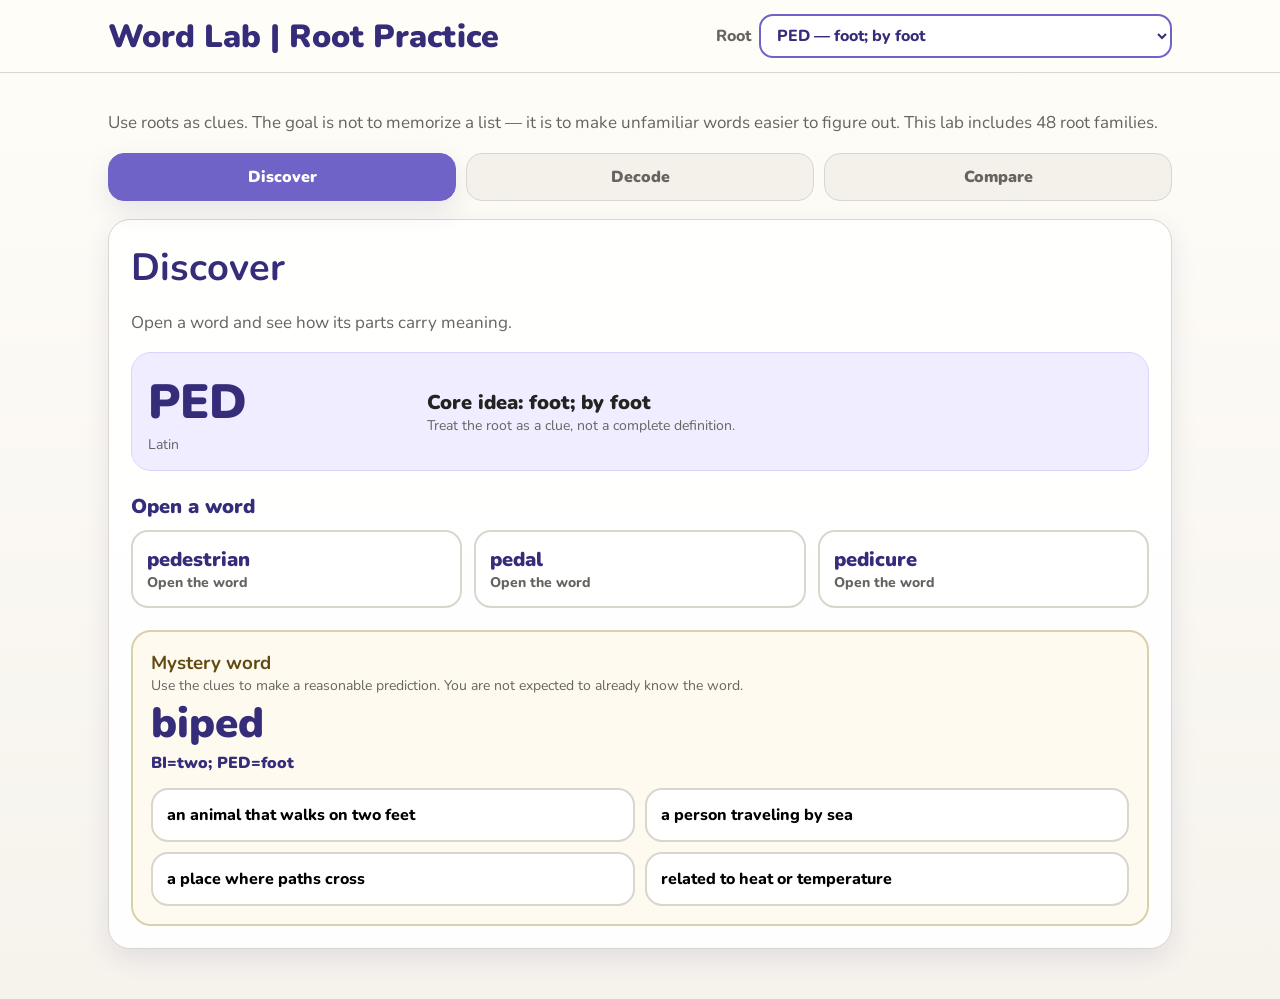
<file: root_practice_full.html>
<!doctype html>
<html lang="en">
<head>
<meta charset="utf-8"><meta name="viewport" content="width=device-width,initial-scale=1">
<title>Word Lab | Root Practice</title>
<link rel="preconnect" href="https://fonts.googleapis.com"><link rel="preconnect" href="https://fonts.gstatic.com" crossorigin>
<link href="https://fonts.googleapis.com/css2?family=Nunito:wght@500;700;800;900&display=swap" rel="stylesheet">
<style>
:root{--ink:#232321;--muted:#66645f;--line:#d9d6cd;--soft:#f4f1ea;--purple:#6f63c8;--purple-dark:#352d79;--purple-soft:#efedff;--green:#177a5e;--green-soft:#e7f4ee;--amber:#9b6519;--amber-soft:#fbf0dc;--shadow:0 10px 26px rgba(48,42,105,.10)}
*{box-sizing:border-box}body{margin:0;min-height:100vh;background:linear-gradient(180deg,#fffdf8,#f6f3ed);color:var(--ink);font-family:Nunito,system-ui,sans-serif}header{position:sticky;top:0;z-index:10;background:rgba(255,253,248,.96);border-bottom:1px solid var(--line);backdrop-filter:blur(10px)}.head{max-width:1100px;margin:auto;padding:14px 18px;display:flex;gap:14px;align-items:center;justify-content:space-between}.brand{font-weight:900;color:var(--purple-dark);font-size:clamp(22px,3vw,32px)}label{display:flex;gap:8px;align-items:center;font-weight:800;color:var(--muted)}select{font:inherit;font-weight:800;color:var(--purple-dark);background:#fff;border:2px solid var(--purple);border-radius:14px;padding:8px 12px;max-width:55vw}.wrap{max-width:1100px;margin:auto;padding:20px 18px 50px}.intro,.lede{color:var(--muted);font-size:17px;line-height:1.5}.tabs{display:grid;grid-template-columns:repeat(3,1fr);gap:10px;margin:14px 0 18px}.tab{border:1px solid var(--line);border-radius:16px;background:var(--soft);padding:12px;font:inherit;font-weight:900;color:var(--muted);cursor:pointer}.tab.active{background:var(--purple);border-color:var(--purple);color:#fff;box-shadow:var(--shadow)}.panel{display:none;background:#fffffff0;border:1px solid var(--line);border-radius:22px;padding:22px;box-shadow:var(--shadow)}.panel.active{display:block}h2{margin:0 0 6px;color:var(--purple-dark);font-size:clamp(26px,4vw,38px)}.root-card{display:grid;grid-template-columns:minmax(170px,.75fr) 2fr;gap:14px;background:var(--purple-soft);border:1px solid #d9d4ff;border-radius:20px;padding:16px;margin:16px 0 18px;align-items:center}.root{font-size:clamp(28px,4.5vw,48px);font-weight:900;color:var(--purple-dark)}.meaning{font-size:20px;font-weight:900}.small{font-size:14px;color:var(--muted)}.title{font-weight:900;color:var(--purple-dark);font-size:20px;margin:22px 0 10px}.grid3{display:grid;grid-template-columns:repeat(3,1fr);gap:12px}.card,.choice,.compare{border:2px solid var(--line);background:#fff;border-radius:17px;padding:14px;font:inherit;font-weight:800;cursor:pointer;text-align:left}.card:hover,.choice:hover,.compare:hover{border-color:#aaa4db}.card.active{border-color:var(--purple);background:var(--purple-soft)}.word{font-size:20px;font-weight:900;color:var(--purple-dark)}.reveal,.feedback,.prompt{margin-top:14px;border:1px solid var(--line);border-radius:18px;background:var(--soft);padding:16px;line-height:1.5}.pieces{font-weight:900;color:var(--purple-dark);margin-bottom:8px}.mystery{margin-top:22px;padding:18px;border-radius:20px;border:2px solid #d8d1aa;background:#fffaf0}.mystery h3{margin:0;color:#604a11}.target{font-size:clamp(27px,5vw,42px);font-weight:900;color:var(--purple-dark)}.sentence{font-size:21px;line-height:1.55;margin-top:10px}.choices{display:grid;grid-template-columns:1fr 1fr;gap:10px;margin-top:14px}.choice.good,.compare.good{border-color:var(--green);background:var(--green-soft);color:#0e4d3b}.choice.try,.compare.try{border-color:var(--amber);background:var(--amber-soft);color:#63400f}.choice:disabled,.compare:disabled{opacity:1;cursor:default}.feedback.good{background:var(--green-soft);border-color:#b7decf}.feedback.try{background:var(--amber-soft);border-color:#ecd3a7}.compare-grid{display:grid;grid-template-columns:repeat(4,1fr);gap:10px}.controls{display:flex;gap:10px;flex-wrap:wrap;margin-top:16px}.btn{border:0;border-radius:15px;padding:12px 16px;font:inherit;font-weight:900;cursor:pointer;background:var(--purple);color:white}.btn.alt{background:var(--soft);color:var(--purple-dark);border:1px solid var(--line)}.hidden{display:none!important}
@media(max-width:760px){.head{align-items:flex-start;flex-direction:column}label{width:100%;justify-content:space-between}select{max-width:70vw}.tabs,.grid3,.choices,.compare-grid{grid-template-columns:1fr}.panel{padding:16px}.root-card{grid-template-columns:1fr}}
</style>
</head>
<body>
<header><div class="head"><div class="brand">Word Lab | Root Practice</div><label>Root <select id="root-select"></select></label></div></header>
<main class="wrap">
<p class="intro">Use roots as clues. The goal is not to memorize a list — it is to make unfamiliar words easier to figure out. This lab includes 48 root families.</p>
<nav class="tabs"><button class="tab active" data-tab="discover">Discover</button><button class="tab" data-tab="decode">Decode</button><button class="tab" data-tab="compare">Compare</button></nav>
<section id="discover" class="panel active"><h2>Discover</h2><p class="lede">Open a word and see how its parts carry meaning.</p><div id="droot"></div><div class="title">Open a word</div><div id="dwords" class="grid3"></div><div id="dreveal" class="reveal hidden"></div><div id="mystery" class="mystery"></div></section>
<section id="decode" class="panel"><h2>Decode</h2><p class="lede">Use the root and the sentence together to work out an unfamiliar word.</p><div id="xroot"></div><div id="xprompt" class="prompt"></div><div id="xchoices" class="choices"></div><div id="xfb" class="feedback hidden"></div><div class="controls"><button class="btn alt" id="retry">Try again</button><button class="btn next">Next root</button></div></section>
<section id="compare" class="panel"><h2>Compare</h2><p class="lede">Look closely. One word may only look related — or all four may belong.</p><div id="croot"></div><div id="cq" class="title"></div><div id="cgrid" class="compare-grid"></div><div id="cfb" class="feedback hidden"></div><div class="controls"><button class="btn next">Next root</button></div></section>
</main>
<script>window.ROOTS={};</script>
<script src="root-data/roots-1.js"></script><script src="root-data/roots-2.js"></script><script src="root-data/roots-3.js"></script>
<script src="root-data/roots-4.js"></script><script src="root-data/roots-5.js"></script><script src="root-data/roots-6.js"></script>
<script>
const R=window.ROOTS, keys=Object.keys(R); let current=keys[0], attempts=0, mysteryDone=false;
const $=id=>document.getElementById(id), esc=s=>String(s).replace(/[&<>"]/g,m=>({'&':'&amp;','<':'&lt;','>':'&gt;','"':'&quot;'}[m]));
function shuffle(a){let b=[...a];for(let i=b.length-1;i;i--){let j=Math.floor(Math.random()*(i+1));[b[i],b[j]]=[b[j],b[i]]}return b}
function unpack(k){let [root,meaning,origin,discover,mystery,decode,compare]=R[k];return{root,meaning,origin,discover,mystery,decode,compare}}
function rootCard(r){return `<div class="root-card"><div><div class="root">${esc(r.root)}</div><div class="small">${esc(r.origin)}</div></div><div><div class="meaning">Core idea: ${esc(r.meaning)}</div><div class="small">Treat the root as a clue, not a complete definition.</div></div></div>`}
function switchRoot(k){current=k;$('root-select').value=k;renderDiscover();renderDecode();renderCompare()}
function nextRoot(){switchRoot(keys[(keys.indexOf(current)+1)%keys.length]);scrollTo({top:0,behavior:'smooth'})}
function renderDiscover(){let r=unpack(current);$('droot').innerHTML=rootCard(r);$('dwords').innerHTML=r.discover.map((w,i)=>`<button class="card" data-i="${i}"><span class="word">${esc(w[0])}</span><div class="small">Open the word</div></button>`).join('');$('dreveal').classList.add('hidden');document.querySelectorAll('#dwords .card').forEach(b=>b.onclick=()=>openWord(+b.dataset.i,b));renderMystery(r)}
function openWord(i,b){document.querySelectorAll('#dwords .card').forEach(x=>x.classList.remove('active'));b.classList.add('active');let w=unpack(current).discover[i];$('dreveal').innerHTML=`<div class="pieces">${esc(w[1]).replaceAll('+',' &nbsp;+&nbsp; ')}</div><div><b>${esc(w[0])}</b> → ${esc(w[2])}</div>`;$('dreveal').classList.remove('hidden')}
const distractors=['related to heat or temperature','a legal decision','a written signature','a place where paths cross','something that gives off light','a person traveling by sea','a way to measure distance','a broken piece'];
function optionSet(answer){return shuffle([answer,...shuffle(distractors.filter(x=>x!==answer)).slice(0,3)])}
function renderMystery(r){mysteryDone=false;let [word,clues,answer]=r.mystery,opts=optionSet(answer);$('mystery').innerHTML=`<h3>Mystery word</h3><div class="small">Use the clues to make a reasonable prediction. You are not expected to already know the word.</div><div class="target">${esc(word)}</div><div class="pieces">${esc(clues)}</div><div id="mchoices" class="choices">${opts.map(x=>`<button class="choice" data-a="${esc(x)}">${esc(x)}</button>`).join('')}</div><div id="mfb" class="feedback hidden"></div>`;document.querySelectorAll('#mchoices .choice').forEach(b=>b.onclick=()=>answerMystery(b,answer))}
function answerMystery(b,answer){if(mysteryDone)return;mysteryDone=true;document.querySelectorAll('#mchoices .choice').forEach(x=>{x.disabled=true;if(x.dataset.a===answer)x.classList.add('good')});let ok=b.dataset.a===answer;b.classList.add(ok?'good':'try');$('mfb').className='feedback '+(ok?'good':'try');$('mfb').innerHTML=ok?'<b>That prediction fits the clues.</b>':'<b>Not quite.</b> The highlighted meaning fits the word parts best.'}
function renderDecode(){let r=unpack(current),[word,sentence,answer]=r.decode;attempts=0;$('xroot').innerHTML=rootCard(r);$('xprompt').innerHTML=`<div class="target">${esc(word)}</div><div class="small">Root clue: <b>${esc(r.root)} = ${esc(r.meaning)}</b></div><div class="sentence">${esc(sentence)}</div>`;let opts=optionSet(answer);$('xchoices').innerHTML=opts.map(x=>`<button class="choice" data-a="${esc(x)}">${esc(x)}</button>`).join('');document.querySelectorAll('#xchoices .choice').forEach(b=>b.onclick=()=>answerDecode(b,answer));$('xfb').className='feedback hidden'}
function answerDecode(b,answer){attempts++;let ok=b.dataset.a===answer;if(ok){document.querySelectorAll('#xchoices .choice').forEach(x=>x.disabled=true);b.classList.add('good');$('xfb').className='feedback good';$('xfb').innerHTML='<b>That meaning fits both the root and the sentence.</b>'}else if(attempts===1){b.disabled=true;b.classList.add('try');$('xfb').className='feedback try';$('xfb').innerHTML='<b>Use both clues together.</b> Start with the root meaning, then reread the sentence.'}else{document.querySelectorAll('#xchoices .choice').forEach(x=>{x.disabled=true;if(x.dataset.a===answer)x.classList.add('good')});b.classList.add('try');$('xfb').className='feedback try';$('xfb').innerHTML='<b>Here is the strongest fit.</b> The highlighted answer matches both clues.'}}
function renderCompare(){let r=unpack(current),[words,odd,note]=r.compare;$('croot').innerHTML=rootCard(r);$('cq').textContent=odd?'Which word does not really belong?':'Trick set: all four may belong.';$('cgrid').innerHTML=shuffle(words).map(w=>`<button class="compare" data-w="${esc(w)}">${esc(w)}</button>`).join('');document.querySelectorAll('#cgrid .compare').forEach(b=>b.onclick=()=>answerCompare(b,odd,note));$('cfb').className='feedback hidden'}
function answerCompare(b,odd,note){if(!odd){document.querySelectorAll('#cgrid .compare').forEach(x=>{x.disabled=true;x.classList.add('good')});$('cfb').className='feedback good';$('cfb').innerHTML=`<b>All four belong.</b> ${esc(note)}`;return}if(b.dataset.w===odd){document.querySelectorAll('#cgrid .compare').forEach(x=>x.disabled=true);b.classList.add('good');$('cfb').className='feedback good';$('cfb').innerHTML=`<b>Yes.</b> ${esc(note)}`}else{b.disabled=true;b.classList.add('try');$('cfb').className='feedback try';$('cfb').innerHTML='<b>This one really does belong.</b> Try the word whose spelling is misleading.'}}
$('root-select').innerHTML=keys.map(k=>{let r=unpack(k);return `<option value="${k}">${esc(r.root)} — ${esc(r.meaning)}</option>`}).join('');
$('root-select').onchange=e=>switchRoot(e.target.value);
document.querySelectorAll('.tab').forEach(b=>b.onclick=()=>{document.querySelectorAll('.tab').forEach(x=>x.classList.remove('active'));document.querySelectorAll('.panel').forEach(x=>x.classList.remove('active'));b.classList.add('active');$(b.dataset.tab).classList.add('active')});
document.querySelectorAll('.next').forEach(b=>b.onclick=nextRoot);$('retry').onclick=renderDecode;
if(keys.length!==48)document.querySelector('.intro').innerHTML='<b>Root data did not load completely.</b>';
switchRoot(current);
</script>
</body></html>
</file>
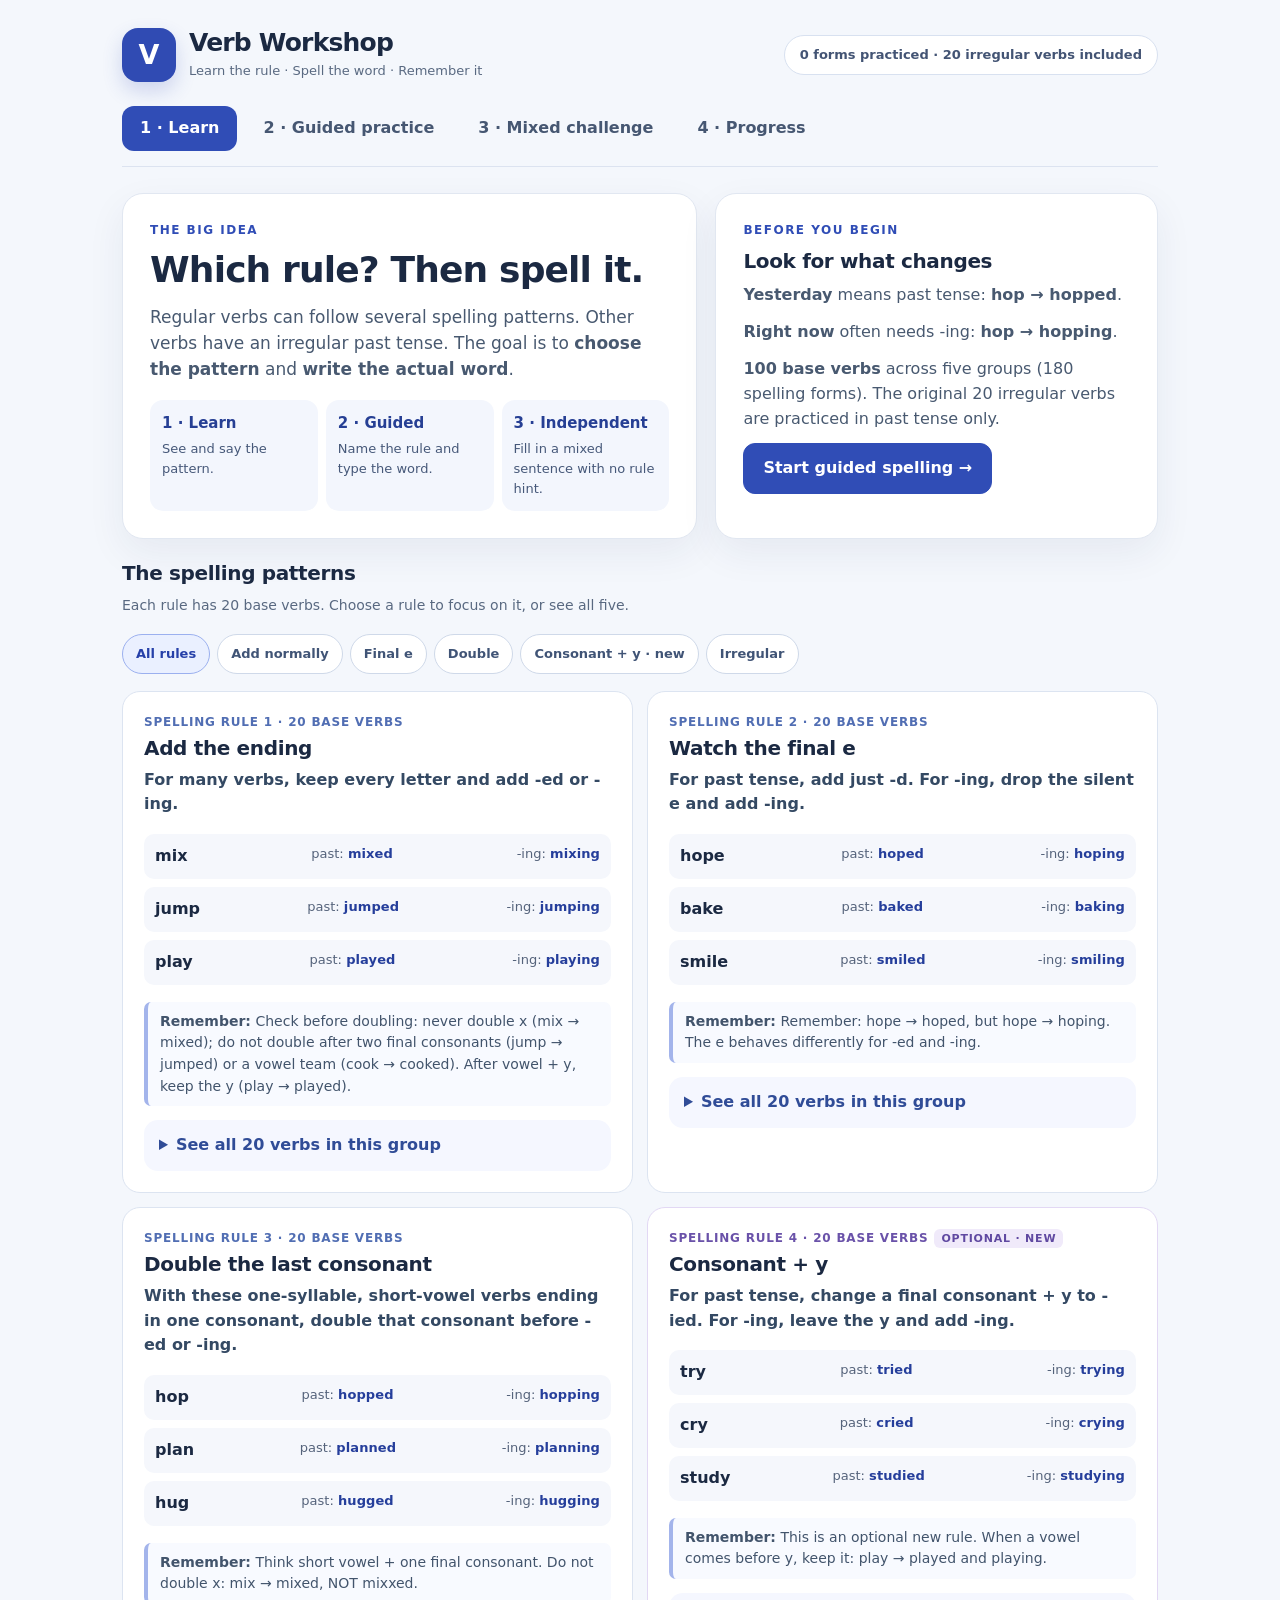
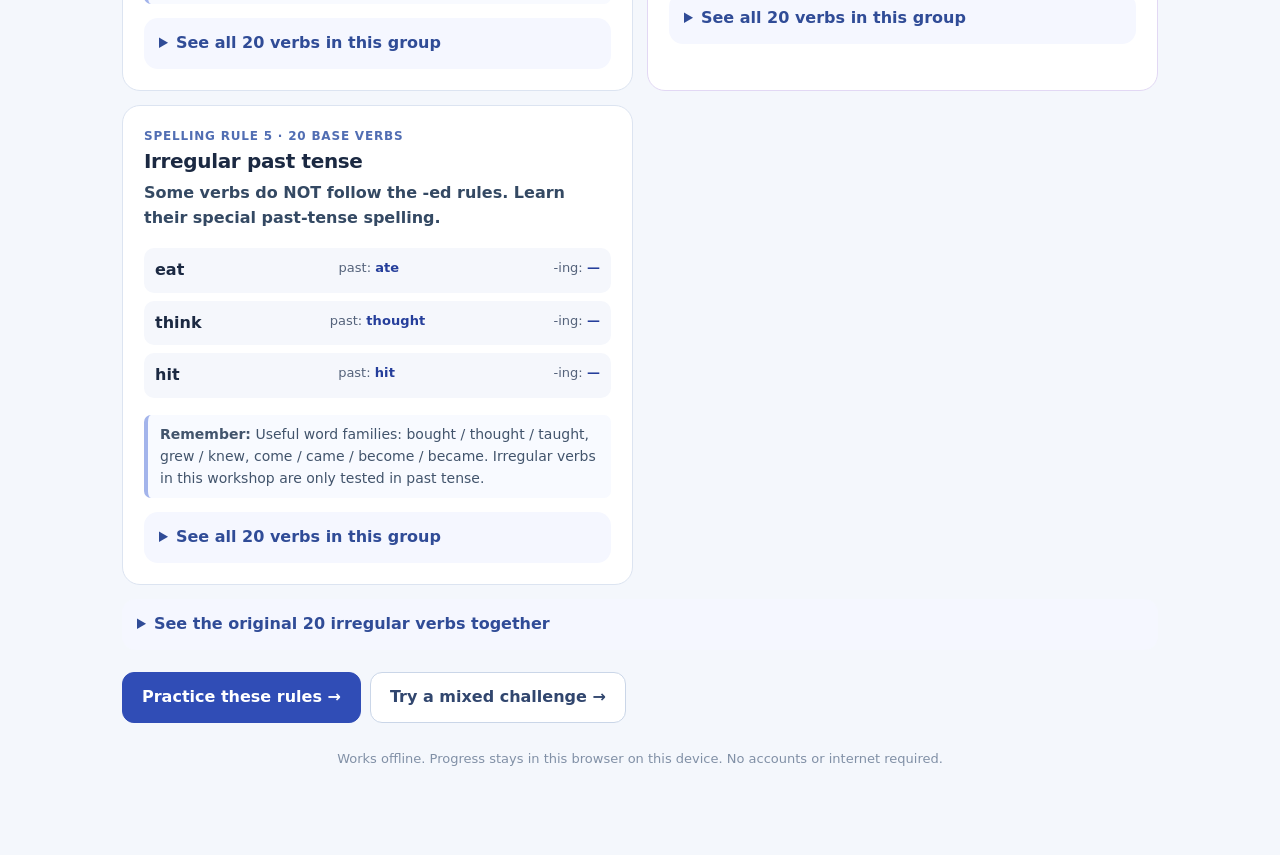
<file: Verb_Spelling_Workshop.html>
<!doctype html>
<html lang="en">
<head>
<meta charset="utf-8">
<meta name="viewport" content="width=device-width,initial-scale=1">
<meta name="theme-color" content="#f6f8fc">
<meta name="description" content="Offline interactive English verb spelling lessons, guided practice, and independent retrieval checks.">
<title>Verb Workshop — Learn · Spell · Remember</title>
<style>
:root{--bg:#f4f7fc;--white:#fff;--ink:#1b2942;--muted:#596981;--faint:#e1e7f1;--blue:#304db6;--pale:#eaf0ff;--purple:#6d55ac;--green:#18724c;--mint:#e9f8f0;--amber:#8a5716;--cream:#fff5e6;--red:#a23947;--rose:#ffedf0;--shadow:0 14px 38px rgba(27,44,86,.065)}
*{box-sizing:border-box}html{scroll-behavior:smooth}body{background:var(--bg);color:var(--ink);font:16px/1.55 system-ui,-apple-system,'Segoe UI',sans-serif;margin:0}button,input,select{font:inherit}button{cursor:pointer}button:focus-visible,input:focus-visible,select:focus-visible,summary:focus-visible{outline:3px solid #8196ff;outline-offset:3px}button:disabled{opacity:.47;cursor:not-allowed}b,strong{font-weight:800}
.shell{max-width:1080px;margin:0 auto;padding:26px 22px 60px}.header{display:flex;justify-content:space-between;align-items:center;flex-wrap:wrap;gap:12px;margin:2px 0 24px}.brand{display:flex;align-items:center;gap:13px}.logo{width:54px;height:54px;border-radius:16px;display:grid;place-items:center;background:#304bb3;color:#fff;font-weight:900;font-size:27px;box-shadow:0 9px 20px #304bb333}.brand h1{margin:0;font-size:25px;line-height:1.2;letter-spacing:-.8px}.brand p{font-size:13px;margin:3px 0 0;color:var(--muted)}.headernote{border:1px solid #d8e1f0;background:#fff;border-radius:40px;padding:9px 15px;color:#435474;font-size:13px;font-weight:700}
.nav{display:flex;gap:8px;flex-wrap:wrap;padding-bottom:15px;margin-bottom:26px;border-bottom:1px solid #dce3f0}.tab{border:0;background:transparent;color:#465772;font-weight:800;padding:10px 18px;border-radius:12px;white-space:nowrap}.tab:hover:not(.active){background:#e7edf7}.tab.active{background:#304db6;color:#fff}
.panel{background:white;border:1px solid var(--faint);border-radius:21px;padding:27px;box-shadow:var(--shadow)}.hero{display:grid;grid-template-columns:1.3fr 1fr;gap:18px;margin-bottom:22px}.hero .panel{height:100%}.kicker{color:var(--blue);font-size:12px;text-transform:uppercase;letter-spacing:1.5px;font-weight:900;margin:0 0 10px}h2{font-size:clamp(25px,3.2vw,36px);line-height:1.17;letter-spacing:-.85px;margin:0 0 12px}h3{font-size:20px;letter-spacing:-.35px;line-height:1.25;margin:0 0 9px}h4{font-size:16px;margin:0 0 6px}.lead{font-size:17px;max-width:60ch}p{margin:7px 0 12px;color:#485970}.mini{font-size:14px;color:var(--muted)}.steps{display:grid;grid-template-columns:repeat(3,1fr);gap:8px;margin-top:17px}.step{padding:12px;background:#f3f6fd;border-radius:13px;color:#465879;font-size:13px}.step b{display:block;font-size:15px;color:#263f94;margin-bottom:4px}
.btn{background:var(--blue);border:1px solid var(--blue);color:white;padding:12px 19px;min-height:44px;border-radius:12px;font-weight:800}.btn:hover{filter:brightness(.95)}.btn.secondary{color:#31466e;background:#fff;border-color:#cad6e8}.btn.ghost{background:transparent;color:#455678;border-color:transparent}.btn.small{padding:7px 12px;min-height:36px;font-size:13px}.actions{display:flex;align-items:center;flex-wrap:wrap;gap:9px}.line{border:0;border-top:1px solid #e1e7f1;margin:22px 0}.sectionhead{display:flex;justify-content:space-between;align-items:center;gap:10px;flex-wrap:wrap;margin:0 0 15px}.sectionhead p{margin:2px 0}.chips{display:flex;gap:7px;flex-wrap:wrap;margin:12px 0 17px}.chip{border:1px solid #cfd9e9;background:white;color:#405476;border-radius:50px;padding:9px 13px;font-weight:780;font-size:13px}.chip.sel{background:var(--pale);color:#2640a9;border-color:#9bb0ef}
.rules{display:grid;grid-template-columns:repeat(2,minmax(0,1fr));gap:14px}.rulecard{background:#fff;border:1px solid #dce4f1;border-radius:18px;padding:21px}.rulecard .rule-id{font-size:12px;color:#516eb3;font-weight:900;letter-spacing:.8px;text-transform:uppercase}.rulecard h3{margin:4px 0 7px}.rulecard .explainer{font-weight:700;color:#344963}.examples{display:grid;gap:8px;margin:17px 0}.example{display:flex;justify-content:space-between;gap:8px;background:#f5f7fc;padding:10px 11px;border-radius:10px}.example span{color:#55637b;font-size:13px}.example strong{color:#253e9b;letter-spacing:.1px}.watch{border-left:4px solid #a3b4eb;padding:9px 12px;background:#f8faff;color:#42546c;border-radius:7px;font-size:14px}.rulecard.new{border-color:#e2d8f4}.rulecard.new .rule-id{color:#6a52a9}.newtag{font-size:11px;background:#f0eafa;border-radius:6px;padding:3px 7px;color:#6049a1;font-weight:850;margin-left:6px}.refgrid{display:grid;grid-template-columns:repeat(4,1fr);gap:7px;margin-top:15px}.refword{background:#f5f7fc;border:1px solid #edf0f6;border-radius:9px;padding:7px 9px;color:#2c3b55;font-size:14px}.refword strong{color:#2e49aa}.refbox{margin-top:14px;padding:13px 15px;border-radius:14px;background:#f5f7ff}.refbox summary{cursor:pointer;font-weight:820;color:#304c97}
.setup{display:grid;grid-template-columns:1fr 1fr;gap:18px}.choice{border:1px solid #e0e6f1;background:#f8faff;border-radius:15px;padding:17px;margin:0;min-width:0}.choice legend{font-weight:850;color:#30435f;font-size:15px;padding:0 5px}.choice label{display:flex;align-items:flex-start;gap:9px;padding:8px 0;cursor:pointer;color:#3e4e67}.choice label strong{display:block;color:#263c61}.choice label small{display:block;color:#61718a;font-size:12px}.choice input[type=radio],.choice input[type=checkbox]{accent-color:#3556c5;width:18px;height:18px;flex-shrink:0;margin:3px 2px 0 0}.choice.full{margin:15px 0}.selectwrap{display:flex;flex-wrap:wrap;gap:13px;align-items:center;margin:6px 0 20px}.selectwrap label{font-weight:800;font-size:14px}.selectwrap select{background:white;color:var(--ink);padding:10px;border:1px solid #bfccdf;border-radius:11px;max-width:100%}.note{background:#eef3ff;border-left:4px solid #8aa3ef;padding:12px 15px;border-radius:8px;margin:18px 0;color:#435674;font-size:14px}
.quiz{max-width:790px;margin:0 auto}.quizbar{display:flex;justify-content:space-between;align-items:center;flex-wrap:wrap;gap:9px;font-size:14px;font-weight:800;color:#596b87;margin-bottom:12px}.progressbar{height:10px;border-radius:50px;background:#e8edf6;overflow:hidden;margin:0 0 28px}.progressbar div{height:100%;background:#5874d2;border-radius:50px;transition:width .18s}.prompthead{display:flex;gap:9px;align-items:center;flex-wrap:wrap}.label{display:inline-flex;align-items:center;background:#edf2ff;border-radius:30px;padding:6px 12px;font-weight:850;color:#304db1;font-size:14px}.label.soft{color:#6d568a;background:#f3edff}.cue{background:#f5f7fc;border-radius:13px;padding:13px 16px;color:#334c73;margin:20px 0 15px}.sentence{font-size:clamp(23px,3.3vw,30px);line-height:1.8;letter-spacing:-.3px;color:#26364d;font-weight:710;margin:10px 0 22px}.sentence .blank{min-width:96px;border-bottom:3px solid #7891e2;padding:0 5px;display:inline-block;text-align:center;color:#2644ae}.answerlabel{font-weight:850;display:block;font-size:14px;margin:10px 0 8px}.entry{width:min(100%,420px);font-size:22px;padding:12px 15px;border:2px solid #becce3;border-radius:12px;background:white;color:#1e2d47}.entry:disabled{color:#385079;background:#f8faff}.rulepick{width:min(100%,480px);border:2px solid #c6d1e5;border-radius:11px;padding:12px 13px;background:white;color:#273850}.formtools{display:flex;gap:8px;flex-wrap:wrap;margin-top:17px}.feedback{margin-top:19px;padding:14px 16px;border-radius:13px;font-weight:720}.feedback p{color:inherit;font-weight:450;margin:5px 0 0}.feedback.ok{background:var(--mint);border:1px solid #bee4d0;color:#166142}.feedback.warn{background:var(--cream);border:1px solid #f0d6a6;color:#6d4c20}.feedback.bad{background:var(--rose);border:1px solid #f0c2c9;color:#863746}.hint{background:#fff6e8;border:1px dashed #e5c68f;border-radius:12px;margin-top:13px;padding:12px 14px;color:#6f5229;font-size:14px}.quizfoot{margin-top:21px;display:flex;align-items:center;gap:12px;flex-wrap:wrap}.helper{font-size:13px;color:#708098}.response{border-radius:12px;background:#f5f7fc;padding:14px;margin:14px 0;font-size:17px}.response strong{color:#2e4db5}.results{display:grid;grid-template-columns:repeat(3,1fr);gap:11px;margin:24px 0}.result{border:1px solid #e1e7f0;background:#f6f8fc;padding:16px;border-radius:15px}.result b{font-size:29px;display:block;color:#304aad}.result span{font-size:13px;color:#596a80}.reviewwords{display:flex;flex-wrap:wrap;gap:8px;margin:12px 0 22px}.reviewwords span{background:#fff5e6;border:1px solid #edce9e;color:#744f1d;padding:6px 10px;border-radius:9px;font-size:14px;font-weight:800}.summary{font-size:17px;color:#495b75}.miniresult{display:flex;gap:10px;align-items:center;padding:12px 13px;background:#f5f8fc;border-radius:11px;margin-top:8px}.miniresult span{color:#627088;font-size:13px}
.tablescroll{overflow:auto}.report{width:100%;border-collapse:collapse}.report th,.report td{border-bottom:1px solid #e5ebf3;text-align:left;padding:11px 9px;white-space:nowrap}.report th{font-size:12px;color:#677891;text-transform:uppercase;letter-spacing:.6px}.report td{font-size:14px}.tag{font-weight:800;border-radius:20px;padding:5px 8px;font-size:12px;display:inline-block}.tag.good{background:#e7f7ee;color:#126849}.tag.work{background:#fff4e4;color:#81501a}.tag.new{background:#edf0f6;color:#607189}.report td em{color:#708099;font-style:normal}.report .word{color:#2d46a6;font-weight:800}.progressnote{font-size:14px;color:#62728b}.familygrid{display:grid;grid-template-columns:repeat(2,1fr);gap:10px;margin:16px 0 22px}.familytile{background:#f7f9fd;border:1px solid #e6ecf4;border-radius:14px;padding:13px}.familytile b{display:block;color:#2b4175}.familytile small{display:block;color:#64758d;margin-top:4px}footer{text-align:center;color:#8190a6;font-size:13px;margin:26px 0}
@media(max-width:750px){.shell{padding:16px 12px 38px}.header{margin:0 0 16px}.headernote{font-size:12px}.brand h1{font-size:21px}.logo{width:45px;height:45px;font-size:23px}.hero,.setup,.rules{grid-template-columns:1fr}.panel{padding:20px;border-radius:17px}.refgrid{grid-template-columns:repeat(2,1fr)}.familygrid{grid-template-columns:1fr}.steps{grid-template-columns:1fr}.nav{gap:3px}.tab{padding:10px 12px;font-size:14px}.results{gap:6px}.result{padding:11px}.result b{font-size:23px}.sentence{font-size:23px}.rulecard{padding:18px}}
@media(prefers-reduced-motion:reduce){*,*:before,*:after{transition:none!important;scroll-behavior:auto!important}}

.familywords{display:grid;grid-template-columns:repeat(2,minmax(0,1fr));gap:6px;margin-top:12px}.familyword{font-size:13px;background:white;border:1px solid #e0e6f1;padding:7px 9px;border-radius:8px;overflow-wrap:anywhere}.familyword strong{color:#304bb3}.familyword span{color:#596981}
</style>
</head>
<body>
<div class="shell">
  <header class="header">
    <div class="brand"><div class="logo" aria-hidden="true">V</div><div><h1>Verb Workshop</h1><p>Learn the rule · Spell the word · Remember it</p></div></div>
    <div class="headernote" id="headerNote">Offline spelling practice</div>
  </header>
  <nav class="nav" id="nav" aria-label="Workshop sections">
    <button class="tab active" data-tab="learn" type="button">1 · Learn</button>
    <button class="tab" data-tab="guided" type="button">2 · Guided practice</button>
    <button class="tab" data-tab="challenge" type="button">3 · Mixed challenge</button>
    <button class="tab" data-tab="progress" type="button">4 · Progress</button>
  </nav>
  <main id="root"></main>
  <footer>Works offline. Progress stays in this browser on this device. No accounts or internet required.</footer>
</div>
<script>
(()=>{
'use strict';
const RULES=[
 {id:'add',title:'Add the ending',short:'Add normally',description:'For many verbs, keep every letter and add -ed or -ing.',examples:[['mix','mixed','mixing'],['jump','jumped','jumping'],['play','played','playing']],watch:'Check before doubling: never double x (mix → mixed); do not double after two final consonants (jump → jumped) or a vowel team (cook → cooked). After vowel + y, keep the y (play → played).'},
 {id:'e',title:'Watch the final e',short:'Final e',description:'For past tense, add just -d. For -ing, drop the silent e and add -ing.',examples:[['hope','hoped','hoping'],['bake','baked','baking'],['smile','smiled','smiling']],watch:'Remember: hope → hoped, but hope → hoping. The e behaves differently for -ed and -ing.'},
 {id:'double',title:'Double the last consonant',short:'Double',description:'With these one-syllable, short-vowel verbs ending in one consonant, double that consonant before -ed or -ing.',examples:[['hop','hopped','hopping'],['plan','planned','planning'],['hug','hugged','hugging']],watch:'Think short vowel + one final consonant. Do not double x: mix → mixed, NOT mixxed.'},
 {id:'y',title:'Consonant + y',short:'Consonant + y',new:true,description:'For past tense, change a final consonant + y to -ied. For -ing, leave the y and add -ing.',examples:[['try','tried','trying'],['cry','cried','crying'],['study','studied','studying']],watch:'This is an optional new rule. When a vowel comes before y, keep it: play → played and playing.'},
 {id:'irregular',title:'Irregular past tense',short:'Irregular',description:'Some verbs do NOT follow the -ed rules. Learn their special past-tense spelling.',examples:[['eat','ate','—'],['think','thought','—'],['hit','hit','—']],watch:'Useful word families: bought / thought / taught, grew / knew, come / came / become / became. Irregular verbs in this workshop are only tested in past tense.'}
];
const R=[
 ['mix','mixed','mixing','add','I','am','the cake batter'],['fix','fixed','fixing','add','I','am','the bike'],['box','boxed','boxing','add','we','are','up the books'],['jump','jumped','jumping','add','I','am','over the line'],['help','helped','helping','add','we','are','our neighbors'],['cook','cooked','cooking','add','we','are','dinner'],['wash','washed','washing','add','I','am','the dishes'],['rain','rained','raining','add','it','is','on the playground'],['play','played','playing','add','they','are','soccer'],['enjoy','enjoyed','enjoying','add','we','are','the book'],
 ['hope','hoped','hoping','e','I','am','for good news'],['bake','baked','baking','e','we','are','a cake'],['smile','smiled','smiling','e','she','is','at the camera'],['dance','danced','dancing','e','they','are','on the stage'],['close','closed','closing','e','she','is','the door'],
 ['hop','hopped','hopping','double','the rabbit','is','over the log'],['stop','stopped','stopping','double','the bus','is','at the corner'],['drop','dropped','dropping','double','I','am','the ball'],['plan','planned','planning','double','we','are','a trip'],['hug','hugged','hugging','double','I','am','my dog'],['shop','shopped','shopping','double','we','are','for school supplies'],['grin','grinned','grinning','double','he','is','at the joke'],['beg','begged','begging','double','the puppy','is','for a treat'],['sled','sledded','sledding','double','we','are','down the hill'],
 ['cry','cried','crying','y','the baby','is','for attention'],['try','tried','trying','y','I','am','a new game'],['study','studied','studying','y','we','are','the spelling rules'],['carry','carried','carrying','y','she','is','a heavy box'],
 // Expanded add rule: 10 additional base verbs
 ["look","looked","looking","add","I","am","at a map"],
 ["work","worked","working","add","we","are","on a project"],
 ["talk","talked","talking","add","they","are","to the teacher"],
 ["walk","walked","walking","add","she","is","to the library"],
 ["ask","asked","asking","add","I","am","a question"],
 ["clean","cleaned","cleaning","add","we","are","the kitchen"],
 ["paint","painted","painting","add","he","is","a picture"],
 ["push","pushed","pushing","add","I","am","the cart"],
 ["laugh","laughed","laughing","add","she","is","at the joke"],
 ["kick","kicked","kicking","add","he","is","the soccer ball"],
 // Expanded e rule: 15 additional base verbs
 ["race","raced","racing","e","they","are","to the finish line"],
 ["wave","waved","waving","e","she","is","to her friends"],
 ["save","saved","saving","e","I","am","money for a bike"],
 ["live","lived","living","e","we","are","near the park"],
 ["name","named","naming","e","we","are","the puppies"],
 ["use","used","using","e","I","am","a ruler"],
 ["share","shared","sharing","e","we","are","our snacks"],
 ["move","moved","moving","e","they","are","the furniture"],
 ["joke","joked","joking","e","he","is","with his friends"],
 ["trace","traced","tracing","e","I","am","the letters"],
 ["skate","skated","skating","e","she","is","on the ice"],
 ["hike","hiked","hiking","e","we","are","along the trail"],
 ["care","cared","caring","e","she","is","for the puppy"],
 ["store","stored","storing","e","they","are","the winter coats"],
 ["arrive","arrived","arriving","e","the train","is","at the station"],
 // Expanded double rule: 11 additional base verbs
 ["clap","clapped","clapping","double","they","are","for the singer"],
 ["grab","grabbed","grabbing","double","he","is","his backpack"],
 ["slip","slipped","slipping","double","the dog","is","on the ice"],
 ["skip","skipped","skipping","double","I","am","down the sidewalk"],
 ["nod","nodded","nodding","double","she","is","her head"],
 ["rub","rubbed","rubbing","double","we","are","our hands together"],
 ["pat","patted","patting","double","she","is","the dog on the head"],
 ["tap","tapped","tapping","double","he","is","on the desk"],
 ["hum","hummed","humming","double","I","am","a song"],
 ["trim","trimmed","trimming","double","we","are","the bushes"],
 ["drag","dragged","dragging","double","I","am","the chair"],
 // Expanded y rule: 16 additional base verbs
 ["reply","replied","replying","y","I","am","to the email"],
 ["worry","worried","worrying","y","she","is","about the storm"],
 ["hurry","hurried","hurrying","y","they","are","to class"],
 ["copy","copied","copying","y","he","is","the notes"],
 ["tidy","tidied","tidying","y","we","are","up the room"],
 ["dry","dried","drying","y","I","am","the dishes"],
 ["fry","fried","frying","y","he","is","an egg"],
 ["bury","buried","burying","y","the squirrel","is","a nut"],
 ["spy","spied","spying","y","the detective","is","on the suspect"],
 ["apply","applied","applying","y","he","is","for the job"],
 ["rely","relied","relying","y","I","am","on the map"],
 ["multiply","multiplied","multiplying","y","we","are","the numbers"],
 ["identify","identified","identifying","y","she","is","the birds"],
 ["simplify","simplified","simplifying","y","we","are","the fractions"],
 ["notify","notified","notifying","y","she","is","her friends about the change"],
 ["supply","supplied","supplying","y","the truck","is","water to the campground"]
].map(([base,past,ing,rule,subject,be,tail])=>({base,past,ing,rule,subject,be,tail}));
const I=[
 ['eat','ate','I','an apple'],['come','came','I','home early'],['buy','bought','I','a snack'],['make','made','we','a sandwich'],['grow','grew','the plant','quickly'],['meet','met','I','my friend'],['think','thought','I','about the puzzle'],['rise','rose','the sun','above the trees'],['stick','stuck','I','a note on the door'],['steal','stole','the thief','a jewel'],['become','became','the caterpillar','a butterfly'],['slide','slid','the sled','down the hill'],['hit','hit','I','the ball'],['strike','struck','lightning','a tree'],['say','said','I','hello'],['know','knew','I','the answer'],['take','took','she','a photo'],['spend','spent','we','time reading'],['spin','spun','the wheel','quickly'],['teach','taught','she','the class a song']
].map(([base,past,subject,tail])=>({base,past,rule:'irregular',subject,tail}));
const ALL=[...R,...I];
const STORAGE='verb-workshop-cumulative-v1';
const root=document.getElementById('root'),nav=document.getElementById('nav');
const state={tab:'learn',filter:'all',mode:'guided',focus:'all',forms:'both',size:'10',includeY:false,targeted:false,session:null};
let history={};try{history=JSON.parse(localStorage.getItem(STORAGE))||{}}catch(_){history={}}
const escapeHTML=s=>String(s).replace(/[&<>"']/g,c=>({'&':'&amp;','<':'&lt;','>':'&gt;','"':'&quot;',"'":'&#39;'}[c]));
const ruleBy=id=>RULES.find(r=>r.id===id);
const mix=a=>{let b=[...a];for(let i=b.length-1;i>0;i--){let j=Math.floor(Math.random()*(i+1));[b[i],b[j]]=[b[j],b[i]]}return b};
const key=(v,form)=>v.base+':'+form;
const record=id=>history[id]||{attempts:0,guided:0,firstIndependent:0,streak:0,ruleCorrect:0,ruleAsked:0,lastMode:'',lastCorrect:false};
const persist=()=>{try{localStorage.setItem(STORAGE,JSON.stringify(history))}catch(e){}};
const btn=(title,action,kind='',other='')=>`<button class="btn ${kind}" data-action="${action}" type="button" ${other}>${title}</button>`;
const examples=(r)=>r.examples.map(x=>`<div class="example"><b>${escapeHTML(x[0])}</b><span>past: <strong>${escapeHTML(x[1])}</strong></span><span>-ing: <strong>${escapeHTML(x[2])}</strong></span></div>`).join('');
function renderLearn(){const show=RULES.filter(r=>state.filter==='all'||state.filter===r.id);
 return `<section class="hero"><div class="panel"><p class="kicker">The big idea</p><h2>Which rule? Then spell it.</h2><p class="lead">Regular verbs can follow several spelling patterns. Other verbs have an irregular past tense. The goal is to <b>choose the pattern</b> and <b>write the actual word</b>.</p><div class="steps"><div class="step"><b>1 · Learn</b>See and say the pattern.</div><div class="step"><b>2 · Guided</b>Name the rule and type the word.</div><div class="step"><b>3 · Independent</b>Fill in a mixed sentence with no rule hint.</div></div></div><aside class="panel"><p class="kicker">Before you begin</p><h3>Look for what changes</h3><p><b>Yesterday</b> means past tense: <b>hop → hopped</b>.</p><p><b>Right now</b> often needs -ing: <b>hop → hopping</b>.</p><p><b>${ALL.length} base verbs</b> across five groups (${ALL.flatMap(v=>[v.past,...(v.ing?[v.ing]:[])]).length} spelling forms). The original 20 irregular verbs are practiced in past tense only.</p>${btn('Start guided spelling →','goGuided')}</aside></section>
 <div class="sectionhead"><div><h3>The spelling patterns</h3><p class="mini">Each rule has 20 base verbs. Choose a rule to focus on it, or see all five.</p></div></div>
 <div class="chips" role="group" aria-label="Rule cards">${[{id:'all',short:'All rules'},...RULES].map(r=>`<button type="button" class="chip ${r.id===state.filter?'sel':''}" data-filter="${r.id}">${escapeHTML(r.short)}${r.new?' · new':''}</button>`).join('')}</div>
 <div class="rules">${show.map(r=>`<article class="rulecard ${r.new?'new':''}"><div class="rule-id">Spelling rule ${RULES.indexOf(r)+1} · ${ALL.filter(v=>v.rule===r.id).length} base verbs${r.new?'<span class="newtag">OPTIONAL · NEW</span>':''}</div><h3>${escapeHTML(r.title)}</h3><p class="explainer">${escapeHTML(r.description)}</p><div class="examples">${examples(r)}</div><div class="watch"><b>Remember:</b> ${escapeHTML(r.watch)}</div><details class="refbox"><summary>See all ${ALL.filter(v=>v.rule===r.id).length} verbs in this group</summary><div class="familywords">${ALL.filter(v=>v.rule===r.id).map(v=>`<div class="familyword"><b>${escapeHTML(v.base)}</b> → <strong>${escapeHTML(v.past)}</strong>${v.ing?` <span>· ${escapeHTML(v.ing)}</span>`:''}</div>`).join('')}</div></details></article>`).join('')}</div>
 ${['all','irregular'].includes(state.filter)?`<details class="refbox"><summary>See the original 20 irregular verbs together</summary><div class="refgrid">${I.map(v=>`<div class="refword">${escapeHTML(v.base)} → <strong>${escapeHTML(v.past)}</strong></div>`).join('')}</div></details>`:''}
 <div class="actions" style="margin-top:22px">${btn('Practice these rules →','goGuided')}${btn('Try a mixed challenge →','goChallenge','secondary')}</div>`;
}
function pool(){let candidates=ALL.filter(v=>(state.focus==='all'||state.mode==='challenge'||v.rule===state.focus)&& (v.rule!=='y'||state.includeY||state.focus==='y'));
 if(state.mode==='challenge'&&state.includeY===false)candidates=candidates.filter(v=>v.rule!=='y');
 const p=[];for(const v of candidates){if(state.forms==='both'||state.forms==='past')p.push({verb:v,form:'past',id:key(v,'past')});if(v.ing&&(state.forms==='both'||state.forms==='ing'))p.push({verb:v,form:'ing',id:key(v,'ing')})}
 return state.targeted?p.filter(q=>record(q.id).attempts>0&&record(q.id).streak<2):p;
}
function balanced(p,max){let by={};for(const q of p){(by[q.verb.rule]??=[]).push(q)}for(const k of Object.keys(by))by[k]=mix(by[k]);
 let out=[],keys=mix(Object.keys(by));while(out.length<max&&keys.length){for(const k of [...keys]){if(out.length>=max)break;const row=by[k];if(row.length)out.push(row.pop());if(!row.length)keys=keys.filter(x=>x!==k)}}return out;
}
function setupScreen(){const guided=state.mode==='guided', count=pool().length;
 return `<section class="panel"><p class="kicker">${guided?'Step 2 · Supported spelling':'Step 3 · Independent retrieval'}</p><h2>${guided?'Practice the rule and the spelling':'Mix it up. Choose without help.'}</h2>
 <p class="lead">${guided?'Choose the spelling pattern and write the missing word. You may ask for a hint and correct your work.':'No rule is given and there are no hints. Read the sentence and spell the correct form yourself, then see the rule that explains it.'}</p>
 <div class="setup" style="margin-top:22px">
  <fieldset class="choice"><legend>Which spelling rules?</legend>
   ${guided?`<label><input type="radio" name="focus" value="all" ${state.focus==='all'?'checked':''}><span><strong>All previously covered rules</strong><small>Regular patterns and all 20 irregular past-tense verbs</small></span></label>${RULES.map(r=>`<label><input type="radio" name="focus" value="${r.id}" ${state.focus===r.id?'checked':''}><span><strong>${escapeHTML(r.title)}${r.new?' (optional new lesson)':''}</strong></span></label>`).join('')}`:
   `<label><input type="radio" name="targeted" value="false" ${!state.targeted?'checked':''}><span><strong>All mixed patterns</strong><small>Regular and irregular, chosen from different rules</small></span></label><label><input type="radio" name="targeted" value="true" ${state.targeted?'checked':''}><span><strong>Words to revisit</strong><small>Forms practiced before but not yet passed twice independently</small></span></label>`}
  </fieldset>
  <fieldset class="choice"><legend>Which verb form?</legend><label><input type="radio" name="forms" value="both" ${state.forms==='both'?'checked':''}><span><strong>Mix past and -ing</strong><small>Irregular verbs appear only in past tense</small></span></label><label><input type="radio" name="forms" value="past" ${state.forms==='past'?'checked':''}><span><strong>Past tense only</strong><small>Yesterday: hopped, cried, thought</small></span></label><label><input type="radio" name="forms" value="ing" ${state.forms==='ing'?'checked':''}><span><strong>-ing only</strong><small>Right now: hopping, crying, hoping</small></span></label>
  <div class="line"></div><label><input type="checkbox" name="includeY" ${state.includeY?'checked':''}><span><strong>Include consonant + y rule</strong><small>Optional new rule; not included by default unless chosen above</small></span></label></fieldset>
 </div>
 <div class="selectwrap" style="margin-top:21px"><label for="count">Questions in this round:</label><select id="count" name="size"><option value="10" ${state.size==='10'?'selected':''}>10 · quick check</option><option value="20" ${state.size==='20'?'selected':''}>20 · longer practice</option><option value="30" ${state.size==='30'?'selected':''}>30 · cumulative review</option><option value="40" ${state.size==='40'?'selected':''}>40 · extended practice</option></select><span class="mini" id="available">${count} possible forms in the chosen set</span></div>
 <div class="note">${guided?'<b>Guided:</b> A spelling counts as a first-try answer only if no hint or correction was needed. A correct rule choice is counted only if chosen on the first check without a hint.':'<b>Independent:</b> One spelling attempt per question. Two separate first-try independent successes are needed for a form to earn the “2 clean checks” label.'}</div>
 <div class="actions">${btn(`Start ${guided?'guided practice':'mixed challenge'} →`,'start','',count?'':'disabled')}${btn('Review the rules','goLearn','secondary')}</div>
 ${count===0?'<p class="mini">No questions match this combination. Try another form, rule, or switch off targeted review.</p>':''}
 </section>`;
}
function buildSentence(q){const v=q.verb;
 if(q.form==='ing')return ['Right now, '+v.subject+' '+v.be+' ', ' '+v.tail+'.'];
 const intro=['Yesterday, ','Last week, ','On Monday, '][Math.floor(Math.random()*3)];
 const subj=v.subject==='I'?v.subject:v.subject;return [intro+subj+' ', ' '+v.tail+'.'];
}
function questionScreen(){const s=state.session,q=s.queue[s.idx],v=q.verb,completed=q.done,percent=100*s.idx/s.queue.length;
 return `<section class="panel quiz"><div class="quizbar"><span>Question ${s.idx+1} of ${s.queue.length}</span><span>${s.mode==='guided'?'Guided practice':'Mixed independent challenge'}</span></div><div class="progressbar" role="progressbar" aria-label="Questions completed" aria-valuenow="${percent}" aria-valuemin="0" aria-valuemax="100"><div style="width:${percent}%"></div></div>
 <p class="kicker">${q.form==='past'?'Write the past tense':'Write the -ing form'}</p><h2>Spell the missing word</h2><div class="prompthead"><span class="label">Base verb: ${escapeHTML(v.base)}</span><span class="label soft">${q.form==='past'?'Yesterday · past tense':'Right now · -ing'}</span></div>
 <div class="cue">${q.form==='past'?`Use the past-tense form of <b>${escapeHTML(v.base)}</b>.`:`Use the -ing form of <b>${escapeHTML(v.base)}</b>.`}</div>
 ${!completed?`<form id="answerForm" autocomplete="off" novalidate><div class="sentence">${escapeHTML(q.parts[0])}<span class="blank" aria-hidden="true">_______</span>${escapeHTML(q.parts[1])}</div><label class="answerlabel" for="answer">Your spelling:</label><input class="entry" id="answer" name="answer" type="text" autocomplete="off" autocorrect="off" autocapitalize="off" spellcheck="false" placeholder="type the whole word" value="${escapeHTML(q.draft)}" required>
 ${s.mode==='guided'?`<label class="answerlabel" for="rulechoice">Which rule applies?</label><select id="rulechoice" name="rulechoice" class="rulepick"><option value="">Choose a rule…</option>${RULES.map(r=>`<option value="${r.id}" ${q.ruleDraft===r.id?'selected':''}>${escapeHTML(r.short)}</option>`).join('')}</select>`:''}
 <div class="formtools"><button class="btn" type="submit">Check spelling</button></div></form>`:
 `<div class="sentence">${escapeHTML(q.parts[0])}<span class="blank">${escapeHTML(q.correct)}</span>${escapeHTML(q.parts[1])}</div>`}
 ${q.hints>0&&!completed?`<div class="hint" role="status"><b>Hint ${q.hints}:</b> ${q.hints===1?escapeHTML(ruleBy(v.rule).description):`The spelling starts with <b>${escapeHTML(q.correct.charAt(0).toUpperCase())}</b> and has <b>${q.correct.length}</b> letters.`}</div>`:''}
 ${q.feedback?`<div class="feedback ${q.feedbackKind}" role="status" aria-live="polite">${q.feedback}</div>`:''}
 ${completed?`<div class="response"><strong>${escapeHTML(v.base)} → ${escapeHTML(q.correct)}</strong><p>Rule: <b>${escapeHTML(ruleBy(v.rule).title)}</b>. ${escapeHTML(ruleBy(v.rule).description)}</p></div>`:''}
 <div class="quizfoot">${completed?btn(s.idx===s.queue.length-1?'See results →':'Next question →','next'):
 `${s.mode==='guided'?btn('Need a hint?','hint','secondary',q.hints>=2?'disabled':''):''}${btn('Skip / show answer','skip','ghost')}`}<span class="helper">${completed?'You can review the rule above.':s.mode==='guided'?'Try without help first. Press Enter to check.':'One try. Spelling counts, not capitalization.'}</span></div></section>`;
}
function resultScreen(){const s=state.session,all=s.results,spelled=all.filter(x=>x.spellFirst).length,ruleAsked=all.filter(x=>x.ruleAsked).length,ruleCorrect=all.filter(x=>x.ruleCorrect).length,misses=all.filter(x=>!x.spellFirst || (x.ruleAsked&&!x.ruleCorrect));
 return `<section class="panel quiz"><p class="kicker">Round complete</p><h2>Nice work finishing ${all.length} sentences.</h2><p class="summary">What matters is what you could spell <b>without help</b>. Correcting an answer is useful practice, but it is recorded differently from first-try recall.</p>
 <div class="results"><div class="result"><b>${all.length}</b><span>Words attempted</span></div><div class="result"><b>${spelled}</b><span>Spelled first try, no hint</span></div><div class="result"><b>${s.mode==='guided'?ruleCorrect+'/'+ruleAsked:all.length-spelled}</b><span>${s.mode==='guided'?'Rules chosen first try':'Needed correction'}</span></div></div>
 ${misses.length?`<h3>Good choices for your next review</h3><p class="mini">A word appears below if the spelling or (in Guided Practice) the rule needed more work.</p><div class="reviewwords">${misses.map(x=>`<span>${escapeHTML(x.base)} → ${escapeHTML(x.answer)}</span>`).join('')}</div>`:
 '<div class="feedback ok"><b>All first-try spellings were correct!</b><p>Come back another day to check whether they stick.</p></div>'}
 ${s.mode==='guided'?'<p class="mini">Next step: Try a Mixed Challenge. Correct spellings from Guided Practice do not count as independent checks.</p>':'<p class="mini">A form earns “2 clean checks” after two first-try independent answers. These are practice indicators, not proof of long-term mastery.</p>'}
 <div class="actions" style="margin-top:23px">${btn('Mixed challenge →','goChallenge')}${btn('See progress','goProgress','secondary')}${btn('Guided practice','goGuided','ghost')}</div></section>`;
}
function progressScreen(){const items=ALL.flatMap(v=>[{verb:v,form:'past',id:key(v,'past')},...(v.ing?[{verb:v,form:'ing',id:key(v,'ing')}]:[])]);
 const practiced=items.filter(x=>record(x.id).attempts>0),secure=items.filter(x=>record(x.id).streak>=2),review=practiced.filter(x=>record(x.id).streak<2);
 const familyCards=RULES.map(rule=>{const set=items.filter(x=>x.verb.rule===rule.id), checks=set.filter(x=>record(x.id).streak>=2).length, correctRules=set.reduce((n,x)=>n+record(x.id).ruleCorrect,0), asked=set.reduce((n,x)=>n+record(x.id).ruleAsked,0);return `<div class="familytile"><b>${escapeHTML(rule.title)}</b><small>${checks} of ${set.length} forms with 2 clean checks · Guided rule choice: ${correctRules} / ${asked}</small></div>`}).join('');
 return `<div class="panel"><p class="kicker">Student progress</p><h2>What can I spell independently?</h2><p>We track each <b>word + verb form</b> separately. For example, <b>hop → hopped</b> and <b>hop → hopping</b> are two different checks. Supported spelling never automatically counts as independent recall.</p>
 <div class="results"><div class="result"><b>${practiced.length}</b><span>Forms practiced</span></div><div class="result"><b>${secure.length}</b><span>Two clean checks</span></div><div class="result"><b>${review.length}</b><span>Practiced; need more checks</span></div></div>
 <div class="note">A form earns <b>2 clean checks</b> after two first-try correct answers in Mixed Challenge. A later mistake resets the streak. This is a practice milestone, not a permanent mastery label. Guided hints or corrections do not increase it.</div>
 <div class="actions" style="margin:18px 0">${btn('Review words needing work →','reviewChallenge')}${btn('Mixed challenge','goChallenge','secondary')}</div>
 <h3>Progress by spelling rule</h3><p class="mini">This separates identifying the rule in Guided Practice from spelling the word independently in Mixed Challenge.</p><div class="familygrid">${familyCards}</div>
 <div class="sectionhead" style="margin-top:20px"><h3>Spelling by word and form</h3><span class="mini">${items.length} total forms · 20 irregular past-tense verbs</span></div>
 <div class="tablescroll"><table class="report"><thead><tr><th>Base verb</th><th>Target form</th><th>Spelling</th><th>Independent streak</th><th>Current status</th></tr></thead><tbody>${items.map(q=>{const r=record(q.id);return `<tr><td><b>${escapeHTML(q.verb.base)}</b></td><td>${q.form==='past'?'Past tense':'-ing'}</td><td class="word">${escapeHTML(q.verb[q.form])}</td><td>${r.streak} / 2</td><td>${r.attempts===0?'<span class="tag new">Not attempted</span>':r.streak>=2?'<span class="tag good">2 clean checks</span>':'<span class="tag work">Keep practicing</span>'}</td></tr>`}).join('')}</tbody></table></div>
 <div class="actions" style="justify-content:space-between;margin-top:20px"><span class="progressnote">Progress is stored locally on this device.</span>${btn('Clear all progress','clear','ghost')}</div></div>`;
}
function setTab(name){state.tab=name;state.session=null;if(name==='challenge'){state.mode='challenge';state.focus='all'}if(name==='guided'){state.mode='guided';state.targeted=false}render();window.scrollTo(0,0)}
function render(){for(const n of nav.querySelectorAll('[data-tab]')){n.classList.toggle('active',n.dataset.tab===state.tab);n.setAttribute('aria-current',n.dataset.tab===state.tab?'page':'false')}
 const entries=Object.values(history).filter(x=>x.attempts>0).length;document.getElementById('headerNote').textContent=`${entries} forms practiced · 20 irregular verbs included`;
 root.innerHTML=state.tab==='learn'?renderLearn():state.tab==='progress'?progressScreen():state.session?(state.session.done?resultScreen():questionScreen()):setupScreen();
}
function start(){state.mode=state.tab==='guided'?'guided':'challenge';const available=pool(),wanted=Number(state.size)||10;if(!available.length)return;
 const queue=balanced(available,Math.min(wanted,available.length)).map(o=>({...o,correct:o.verb[o.form],parts:buildSentence(o),tries:0,hints:0,draft:'',ruleDraft:'',done:false,feedback:'',feedbackKind:''}));
 state.session={mode:state.mode,queue,idx:0,results:[],done:false};render();focusAnswer();window.scrollTo(0,0);
}
function focusAnswer(){root.querySelector('#answer')?.focus()}
function complete(q,spellFirst,ruleRight,answered){const s=state.session,r=record(q.id),correct=!!spellFirst;
 if(s.mode==='guided')ruleRight=q.ruleFirstCorrect===true;
 const isChallenge=s.mode==='challenge';history[q.id]={...r,attempts:r.attempts+1,guided:r.guided+(isChallenge?0:1),firstIndependent:r.firstIndependent+(isChallenge&&correct?1:0),streak:isChallenge?(correct?r.streak+1:0):r.streak,ruleAsked:r.ruleAsked+(isChallenge?0:1),ruleCorrect:r.ruleCorrect+(!isChallenge&&ruleRight?1:0),lastMode:s.mode,lastCorrect:correct};persist();
 q.done=true;const entered=q.lastEntry?`You wrote <b>${escapeHTML(q.lastEntry)}</b>. `:'';
 if(correct&&(!answered || s.mode==='challenge'||ruleRight)){q.feedbackKind='ok';q.feedback='<b>Correct spelling!</b> You recalled the word on your first try.'}
 else if(answered){q.feedbackKind='ok';q.feedback='<b>Corrected spelling.</b> Fixing a word helps you learn it. We will still practice it independently.'}
 else{q.feedbackKind='bad';q.feedback=`<b>Correct spelling: ${escapeHTML(q.correct)}.</b><p>${entered}Look closely at the letters that changed.</p>`}
 if(s.mode==='guided'&&!ruleRight){q.feedback+=`<p>Rule to remember: <b>${escapeHTML(ruleBy(q.verb.rule).title)}</b>.</p>`;if(correct)q.feedbackKind='warn'}
 s.results.push({base:q.verb.base,answer:q.correct,form:q.form,spellFirst:correct,ruleAsked:s.mode==='guided',ruleCorrect:ruleRight});render();root.querySelector('[data-action="next"]')?.focus();
}
function submit(){const s=state.session;if(!s||s.done)return;const q=s.queue[s.idx];if(q.done)return;
 const field=root.querySelector('#answer');if(!field)return;const raw=field.value.trim(),entry=raw.toLowerCase().replace(/[.!?]+$/,'').trim();if(!entry){field.focus();return}
 q.lastEntry=raw;q.draft=raw;const choice=root.querySelector('#rulechoice');if(choice)q.ruleDraft=choice.value;
 if(s.mode==='guided'&&q.tries===0&&q.ruleFirstCorrect===undefined)q.ruleFirstCorrect=q.hints===0&&q.ruleDraft===q.verb.rule;
 const rightRule=q.ruleDraft===q.verb.rule,correct=entry===q.correct,first=correct&&q.tries===0&&q.hints===0;
 if(correct){complete(q,first,rightRule,q.tries>0||q.hints>0);return}
 q.tries++;if(s.mode==='guided'&&q.tries<2){q.feedbackKind='warn';q.feedback='<b>Check the letters and try again.</b><p>You have one more try. A hint is available if you need one.</p>';q.draft='';render();focusAnswer();return}
 complete(q,false,rightRule,false);
}
nav.addEventListener('click',e=>{const tab=e.target.closest('[data-tab]');if(tab)setTab(tab.dataset.tab)});
root.addEventListener('submit',e=>{if(e.target.id==='answerForm'){e.preventDefault();submit()}});
root.addEventListener('change',e=>{const a=e.target;if(a.name==='focus'){state.focus=a.value;state.targeted=false;render()}else if(a.name==='forms'){state.forms=a.value;render()}else if(a.name==='includeY'){state.includeY=a.checked;render()}else if(a.name==='targeted'){state.targeted=a.value==='true';render()}else if(a.name==='size'){state.size=a.value}});
root.addEventListener('input',e=>{const q=state.session?.queue[state.session.idx];if(!q||q.done)return;if(e.target.id==='answer')q.draft=e.target.value;if(e.target.id==='rulechoice')q.ruleDraft=e.target.value});
root.addEventListener('click',e=>{const f=e.target.closest('[data-filter]');if(f){state.filter=f.dataset.filter;render();return}
 const a=e.target.closest('[data-action]');if(!a)return;const cmd=a.dataset.action;
 if(cmd==='goLearn'||cmd==='goGuided'||cmd==='goChallenge'||cmd==='goProgress'){setTab(({goLearn:'learn',goGuided:'guided',goChallenge:'challenge',goProgress:'progress'})[cmd]);return}
 if(cmd==='start'){start();return}
 if(cmd==='next'){const s=state.session;if(!s||!s.queue[s.idx].done)return;s.idx++;if(s.idx>=s.queue.length)s.done=true;render();focusAnswer();return}
 if(cmd==='hint'){const q=state.session?.queue[state.session.idx];if(!q||q.done||q.hints>=2||state.session.mode!=='guided')return;q.draft=root.querySelector('#answer')?.value||'';q.ruleDraft=root.querySelector('#rulechoice')?.value||'';q.hints++;render();focusAnswer();return}
 if(cmd==='skip'){const q=state.session?.queue[state.session.idx];if(!q||q.done)return;q.ruleDraft=root.querySelector('#rulechoice')?.value||'';q.lastEntry=root.querySelector('#answer')?.value||'';q.ruleFirstCorrect=false;complete(q,false,false,false);return}
 if(cmd==='reviewChallenge'){state.mode='challenge';state.focus='all';state.forms='both';state.targeted=true;state.includeY=true;state.tab='challenge';state.session=null;render();window.scrollTo(0,0);return}
 if(cmd==='clear'&&window.confirm('Clear all saved spelling practice for this workshop?')){history={};persist();render()}
});
render();
})();
</script>
</body></html>
</file>
<file: fraction-lab/style.css>
@import url('https://fonts.googleapis.com/css2?family=DM+Sans:wght@400;500;600;700&family=Manrope:wght@400;500;600;700;800&display=swap');
:root{font-family:'DM Sans',system-ui,sans-serif;color:#203d39;background:#f6f7f2;font-synthesis:none;--green:#184e49;--muted:#687a74}*{box-sizing:border-box}body{margin:0}button,input{font:inherit}button,a,input,summary{touch-action:manipulation}button{cursor:pointer}button:focus-visible,a:focus-visible,summary:focus-visible{outline:3px solid #c3861e;outline-offset:4px}button:disabled{cursor:default;opacity:.55}header{height:96px;max-width:1240px;margin:auto;display:flex;justify-content:space-between;align-items:center;padding:0 40px;border-bottom:1px solid #dce3d9}.brand{display:flex;align-items:center;gap:12px;text-decoration:none;color:var(--green);font-size:13px;font-weight:800;letter-spacing:1.5px}.brand small{display:block;font-size:11px;letter-spacing:.2px;font-weight:500;color:var(--muted);margin-top:4px}.logo{display:grid;place-items:center;background:var(--green);color:white;border-radius:12px;width:43px;height:43px;font-size:30px;letter-spacing:0}.header-note{font-size:12px;color:var(--muted)}main{max-width:1160px;padding:0 20px;margin:auto}.intro{display:flex;justify-content:space-between;align-items:center;padding:44px 6px 35px}.eyebrow{font-size:10px;letter-spacing:2px;font-weight:800;color:#637e67}h1{font-family:Manrope,system-ui,sans-serif;font-size:42px;line-height:1.17;letter-spacing:-1.8px;margin:12px 0 16px;font-weight:800}.intro p:last-child{color:var(--muted);font-size:14px}.intro-art{display:flex;align-items:center;gap:18px;padding-right:65px;position:relative;min-height:140px}.intro-art b{font-size:25px;font-weight:400;color:#7c8e78}.tile{font-size:30px;width:65px;height:88px;background:#dce8d5;display:flex;align-items:center;flex-direction:column;justify-content:center;border-radius:13px;transform:rotate(-9deg);box-shadow:0 5px 0 #c8d8bf}.tile span{display:block;border-top:2px solid currentColor;min-width:27px;text-align:center}.t2{background:#f7e5ba;transform:rotate(8deg);box-shadow:0 5px 0 #e6d4a9}.t3{background:var(--green);color:white;transform:rotate(-4deg);box-shadow:0 5px 0 #103b37}.intro-art small{position:absolute;bottom:-8px;left:25px;font-size:11px;color:var(--muted)}.stats{display:grid;grid-template-columns:repeat(4,1fr);border:1px solid #dfe5db;border-radius:14px;background:#fff;padding:20px 0;margin-bottom:30px}.stats>div{display:flex;flex-direction:column;gap:5px;padding-left:30px;border-right:1px solid #e9ede6}.stats>div:last-child{border:0}.stats span{font-family:Manrope,system-ui;font-size:26px;font-weight:800}.stats small{color:var(--muted);font-size:11px}.workspace{display:grid;grid-template-columns:300px 1fr;gap:24px;align-items:start}aside{border:1px solid #dfe5db;background:#fff;border-radius:16px;padding:20px 14px}.aside-title{display:flex;justify-content:space-between;align-items:center;padding:0 6px 17px}.aside-title h2{font-size:16px;margin:0}.aside-title span{font-size:10px;color:var(--muted)}.shuffle{border:1px solid #d4e0cf;background:#eef3e9;color:var(--green);padding:12px;border-radius:8px;width:100%;text-align:left;font-size:12px;font-weight:700;margin-bottom:14px}details{border-top:1px solid #edf0e9;padding:6px 0}summary{font-size:12px;font-weight:700;padding:13px 5px;cursor:pointer}.topic{border:0;background:none;display:flex;justify-content:space-between;gap:8px;text-align:left;width:100%;padding:10px 11px;border-radius:7px;color:#60706b;font-size:11px;line-height:1.5}.topic span{max-width:205px}.topic small{font-size:9px;white-space:nowrap;opacity:.8;padding-top:2px}.topic:hover{background:#f3f6ef}.topic.active,.shuffle.active{background:#e7efdf;color:#234d35;font-weight:700;box-shadow:inset 3px 0 #71945c}.save-note{font-size:10px;color:var(--muted);margin:20px 6px 7px}.text-button{background:none;border:0;color:var(--green);font-size:12px;font-weight:600;padding:9px 4px}.practice{border:1px solid #dce3d7;background:white;border-radius:18px;padding:30px 36px;box-shadow:0 8px 30px #254d3910}.card-top{display:flex;align-items:center;justify-content:space-between;gap:10px;margin-bottom:24px}.pill{font-size:10px;font-weight:700;background:#edf2e7;border:1px solid #dde7d4;padding:6px 10px;border-radius:30px}.card-top>span:last-child{font-size:9px;color:#819087;letter-spacing:1.4px}.practice h2{font-family:Manrope,system-ui;font-size:22px;letter-spacing:-.5px;line-height:1.4;margin:0 0 8px}.subtle{font-size:12px;color:var(--muted);margin:0}.equation{min-height:190px;display:flex;align-items:center;justify-content:center;gap:28px;font-size:37px}.number{display:inline-flex;align-items:center;gap:9px}.fraction{display:inline-flex;flex-direction:column;align-items:center;min-width:34px;line-height:1.22;font-size:32px}.fraction>span:first-child{border-bottom:2px solid currentColor;padding:0 5px 3px}.fraction>span:last-child{padding:3px 5px 0}.operator{font-size:28px;font-weight:400;color:#88988d}.blank{display:grid;place-items:center;border:2px dashed #cbd9c4;background:#f7faf3;width:68px;height:78px;border-radius:12px;color:#7d9872;font-size:34px}label{font-size:12px;font-weight:700;display:block;margin-bottom:10px}.answer-row{display:flex;gap:12px}input{min-width:0;width:100%;border:1px solid #c8d5c5;border-radius:9px;padding:14px 15px;background:#fdfefa;color:#203d39;outline:none;font-size:16px}input:focus{border-color:#4e7862;box-shadow:0 0 0 3px #e7efdf}input::placeholder{color:#97a196;font-size:12px}.primary{background:var(--green);color:white;border:0;border-radius:9px;padding:14px 19px;font-size:12px;font-weight:700;white-space:nowrap}.primary span{margin-left:15px}.primary:hover{background:#24635d}.help{font-size:10px;color:#7d8b81;line-height:1.6;margin:10px 0 22px}.actions{display:flex;align-items:center;justify-content:space-between;gap:12px}.secondary{background:#fff;border:1px solid #d6dfd0;border-radius:8px;padding:11px 14px;font-size:12px;color:#546e54;font-weight:600}.secondary:hover{background:#f3f7ed}.feedback{padding:13px 15px;margin:16px 0;border-radius:9px;font-size:13px;line-height:1.6}.success{background:#e7f3e6;color:#285e30}.retry,.invalid{background:#fff2d9;color:#80561f}.hints{margin-top:22px;background:#f5f7ee;border:1px solid #e1e7d5;border-radius:10px;padding:17px 20px}.hints h3{font-size:13px;margin:0 0 10px}.hints ol{padding-left:20px;margin:0}.hints li{padding:5px 0 7px 5px;font-size:12px;line-height:1.8}.topic-progress{border-top:1px solid #e8ede3;margin-top:29px;padding-top:22px}.topic-progress>div{display:flex;justify-content:space-between;font-size:9px;color:#6d7d70;letter-spacing:1px}.topic-progress>div span:last-child{letter-spacing:0}progress{appearance:none;width:100%;height:6px;border:0;background:#eef2e9;border-radius:10px;margin:13px 0 7px;overflow:hidden}progress::-webkit-progress-bar{background:#eef2e9}progress::-webkit-progress-value{background:#90ac70}progress::-moz-progress-bar{background:#90ac70}.topic-progress small{font-size:10px;color:#82907f}footer{padding:28px 4px 35px;display:flex;justify-content:space-between;font-size:10px;color:#879282}dialog{border:1px solid #cbd9c4;border-radius:16px;max-width:440px;padding:28px;color:#203d39}dialog::backdrop{background:#173b3666}dialog p{font-size:14px;line-height:1.6}@media(min-width:1100px){main{padding:0 32px}}@media(max-width:760px){header{height:78px;padding:0 22px}.header-note{display:none}.intro{padding:28px 3px 22px}.intro-art{padding-right:0;gap:7px;transform:scale(.75);transform-origin:right center;width:200px}.intro-art small{display:none}h1{font-size:31px}.intro p:last-child{max-width:225px;font-size:12px}.stats{padding:16px 0;margin-bottom:20px}.stats>div{padding-left:15px}.stats span{font-size:21px}.stats small{font-size:9px}.workspace{grid-template-columns:1fr;gap:18px}aside{padding:15px}#topics{max-height:250px;overflow:auto}.topic span{max-width:none}.save-note{margin-top:12px}.practice{padding:25px}.equation{gap:20px;min-height:165px}.practice h2{font-size:20px}footer{gap:20px;line-height:1.5}}@media(max-width:420px){.intro-art{display:none}.stats>div{padding-left:10px}.stats small{font-size:8px}.answer-row{flex-direction:column}.equation{gap:15px;font-size:30px}.fraction{font-size:28px}.blank{width:50px;height:65px}.practice{padding:21px}.card-top>span:last-child{font-size:8px}.actions{gap:5px}.text-button,.secondary{font-size:11px}footer span{display:none}}
</file>
